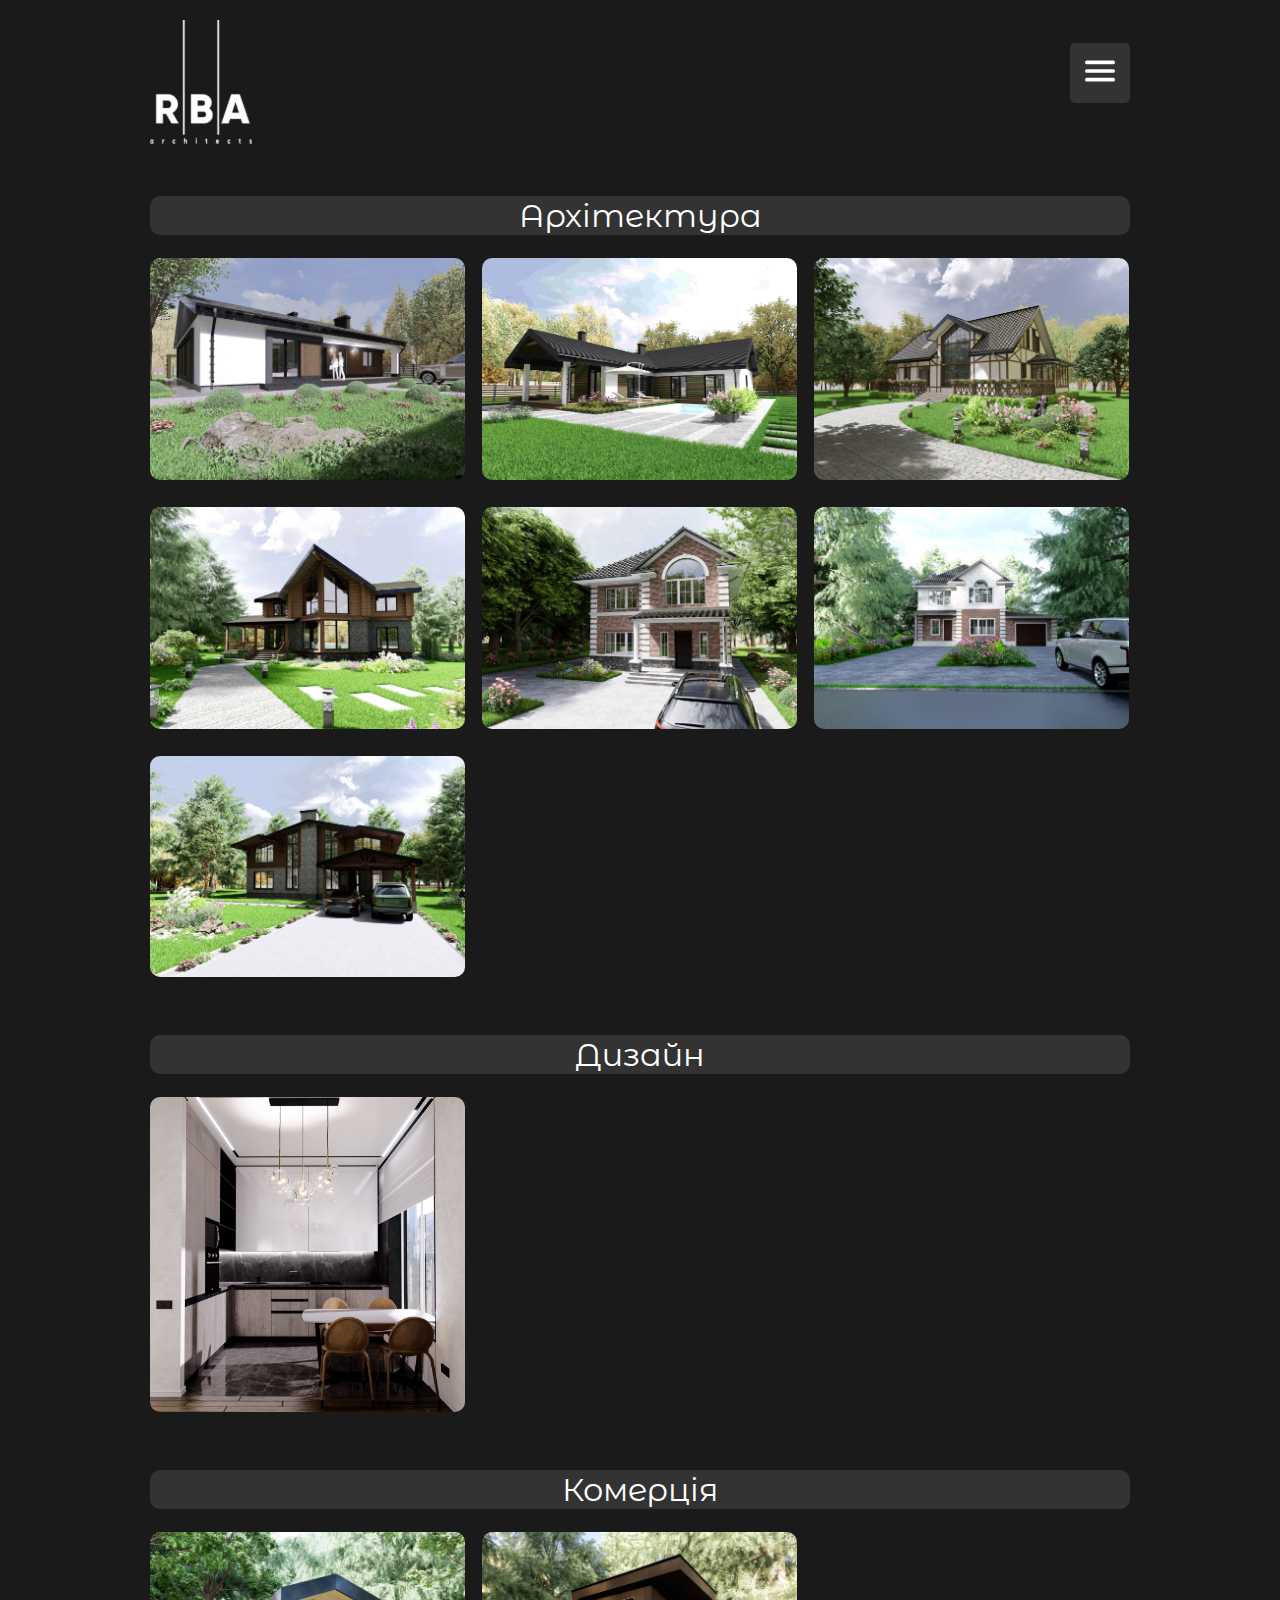
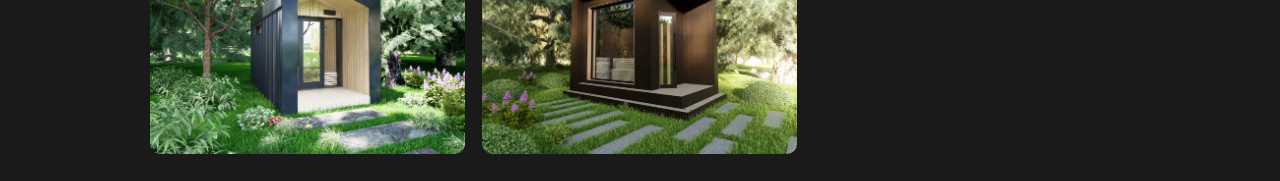
<file: projects/index.html>
<!DOCTYPE html>
<html lang="uk">
<head>
    <meta charset="UTF-8">
    <meta name="viewport" content="width=device-width, initial-scale=1.0">
    <title>RBA</title>
    <link rel="preconnect" href="https://fonts.googleapis.com">
    <link rel="preconnect" href="https://fonts.gstatic.com" crossorigin>
    <link href="https://fonts.googleapis.com/css2?family=Montserrat+Alternates:ital,wght@0,100;0,200;0,300;0,400;0,500;0,600;0,700;0,800;0,900;1,100;1,200;1,300;1,400;1,500;1,600;1,700;1,800;1,900&display=swap" rel="stylesheet">
    <link rel="icon" href="../images/header/logo.svg" type="logo">
    <link rel="stylesheet" href="../css/style.css">
</head>
<body>
    <div class="wrapper flex">
        <!-- nav -->
        <aside class="aside-background">
            <nav class="nav-fixed">
                <a class="aside-logo" href="../index.html">
                    <img class="logo-image" src="../images/header/logo.svg" alt="logo">
                </a>
                <ul class="nav-fixed-ul">
                    <li class="nav-li"><a class="nav-link" href="../projects/#architecture">Архітектура</a></li>
                    <li class="nav-li"><a class="nav-link" href="../projects/#design">Дизайн</a></li>
                    <li class="nav-li"><a class="nav-link" href="../projects/#commerce">Комерція</a></li>
                </ul>
                <ul class="nav-fixed-ul">
                    <li class="nav-li"><a class="nav-link contact-link" href="https://t.me/RBA_BOSS" target="_blank"><img src="../images/aside/telegram.svg" alt="telegram">0395608505</a></li>
                    <li class="nav-li contact-li"><img src="../images/aside/viber.svg" alt="viber"><span class="nav-link-contact-no-animation">0395608505</span></li>
                    <li class="nav-li"><a class="nav-link contact-link" href="https://www.facebook.com/profile.php?id=61567910008715&locale=uk_UA" target="_blank"><img src="../images/aside/facebook.svg" alt="facebook"><span class="nav-link">rba_architect</span></a></li>
                    <li class="nav-li"><a class="nav-link contact-link" href="https://www.instagram.com/rba_architect/profilecard/?igsh=cHprYnB4b2kxYzgw" target="_blank"><img src="../images/aside/instagram.svg" alt="instagram"><span class="nav-link">rba_architect</span></a></li>
                    <li class="nav-li"><a class="nav-link contact-link" href="mailto:rbarchitect000@gmail.com">rbarchitect000@gmail.com</a></li>
                </ul>
            </nav>
        </aside>
        <div>
            <!-- main -->
            <main class="main">
                <!-- header -->
                <header class="header">
                    <nav class="header-nav header-nav-flex">
                        <!-- header logo -->
                        <a class="header-logo" href="../">
                            <img class="logo-image" src="../images/header/logo.svg" alt="header logo">
                        </a>
                        <ul class="header-nav-ul">
                            <li class="header-nav-li"><a class="nav-link-favorite nav-link" href="../projects/">Проекти</a></li>
                            <li class="header-nav-li"><a class="nav-link" href="../#about">Про нас</a></li>
                            <li class="header-nav-li"><a class="nav-link" href="../services-and-prices/">Послуги та ціни</a></li>
                            <li class="header-nav-li"><a class="nav-link" href="../#contacts">Контакти</a></li>
                        </ul>
                        <!-- button sidebar -->
                        <button class="sidebar-button"  id="toggleSidebar">
                            <img class="sidebar-button-image" src="../images/header/nav-button.svg" alt="nav-button">
                        </button>
                    </nav>
                </header>
                <!-- section architecture -->
                <section class="section-architecture sections" id="architecture">
                    <div class="section-title-background"><h1 class="section-title">Архітектура</h1></div>
                    <div class="section-architecture-lines">
                        <div class="section-architecture-line">
                            <a class="section-architecture-photos-link" href="../products/house-1/"><img class="section-content-photos" src="../images/contents/architecture/house-1/Вхідна група.jpg" alt="house 1"></a>
                            <a class="section-architecture-photos-link" href="../products/house-2/"><img class="section-content-photos" src="../images/contents/architecture/house-2/HOUSE_2_SD_VZ_2024-09-01_6.jpg" alt="house 1"></a>
                            <a class="section-architecture-photos-link" href="../products/house-3/"><img class="section-content-photos" src="../images/contents/architecture/house-3/HOUSE_3_SD_VZ_2024-09-01_2.jpg" alt="house 3"></a>
                        </div>
                        <div class="section-architecture-line">
                            <a class="section-architecture-photos-link" href="../products/house-4/"><img class="section-content-photos" src="../images/contents/architecture/house-4/HOUSE_4_SD_VZ_2024-09-01_2.jpg" alt="house 4"></a>
                            <a class="section-architecture-photos-link" href="../products/house-5/"><img class="section-content-photos" src="../images/contents/architecture/house-5/HOUSE_5_SD_VZ_2024-09-01_5.jpg" alt="house 5"></a>
                            <a class="section-architecture-photos-link" href="../products/house-6/"><img class="section-content-photos" src="../images/contents/architecture/house-6/HOUSE_6_SD_VZ_2024-09-01_1.jpg" alt="house 6"></a>
                        </div>
                        <div class="section-architecture-line">
                            <a class="section-architecture-photos-link" href="../products/house-7/"><img class="section-content-photos" src="../images/contents/architecture/house-7/HOUSE_7_SD_VZ_2024-09-01_3.jpg" alt="house 7"></a>
                        </div>
                    </div>
                </section>
                <!-- section design -->
                <section class="section-design sections" id="design">
                    <div class="section-title-background"><h1 class="section-title">Дизайн</h1></div>
                    <div class="section-design-lines">
                        <div class="section-design-line">
                            <a class="section-design-photos-link" href="../products/design-1/"><img class="section-content-photos" src="../images/contents/design/design-1/1.jpg" alt="design 1"></a>
                        </div>
                    </div>
                </section>
                <!-- section commerce -->
                <section class="section-commerce sections" id="commerce">
                    <div class="section-title-background"><h1 class="section-title">Комерція</h1></div>
                    <div class="section-commerce-lines">
                        <div class="section-commerce-line">
                            <div class="section-commerce-line">
                                <a class="section-commerce-photos-link" href="../products/commerce-1/"><img class="section-content-photos" src="../images/contents/commerce/commerce-1/Image(1) (2).jpg" alt="house 1"></a>
                                <a class="section-commerce-photos-link" href="../products/commerce-2/"><img class="section-content-photos" src="../images/contents/commerce/commerce-2/Image(1).jpg" alt="house 1"></a>
                            </div>
                        </div>
                    </div>
                </section>
            </main>
        </div>
    </div>
    <!-- sidebar -->
    <div class="sidebar" id="sidebar">
        <ul class="sibebar-ul">
            <li class="sidebar-li"><a class="nav-link-favorite sidebar-link" href="../projects/index.html">Проекти</a></li>
            <li class="sidebar-li"><a class="sidebar-link" href="../services-and-prices/index.html">Послуги та ціни</a></li>
            <li class="sidebar-li"><a class="sidebar-link sidebar-contact-link" href="https://t.me/RBA_BOSS" target="_blank"><img src="../images/aside/telegram.svg" alt="telegram"><span>0395608505</span></a></li>
            <li class="sidebar-li contact-li"><img src="../images/aside/viber.svg" alt="viber"><span>0395608505</span></li>
            <li class="sidebar-li"><a class="sidebar-link sidebar-contact-link" href="https://www.facebook.com/profile.php?id=61567910008715&locale=uk_UA" target="_blank"><img src="../images/aside/facebook.svg" alt="facebook"><span>rba_architect</span></a></li>
            <li class="sidebar-li"><a class="sidebar-link sidebar-contact-link" href="https://www.instagram.com/rba_architect/profilecard/?igsh=cHprYnB4b2kxYzgw" target="_blank"><img src="../images/aside/instagram.svg" alt="instagram"><span>rba_architect</span></a></li>
            <li class="sidebar-li"><a class="sidebar-link sidebar-contact-link" href="mailto:rbarchitect000@gmail.com">rbarchitect000@gmail.com</a></li>
        </ul>
    </div>
    <!-- sidebar javascript -->
    <script src="../scripts/sidebar.js"></script>
</body>
</html>
</file>
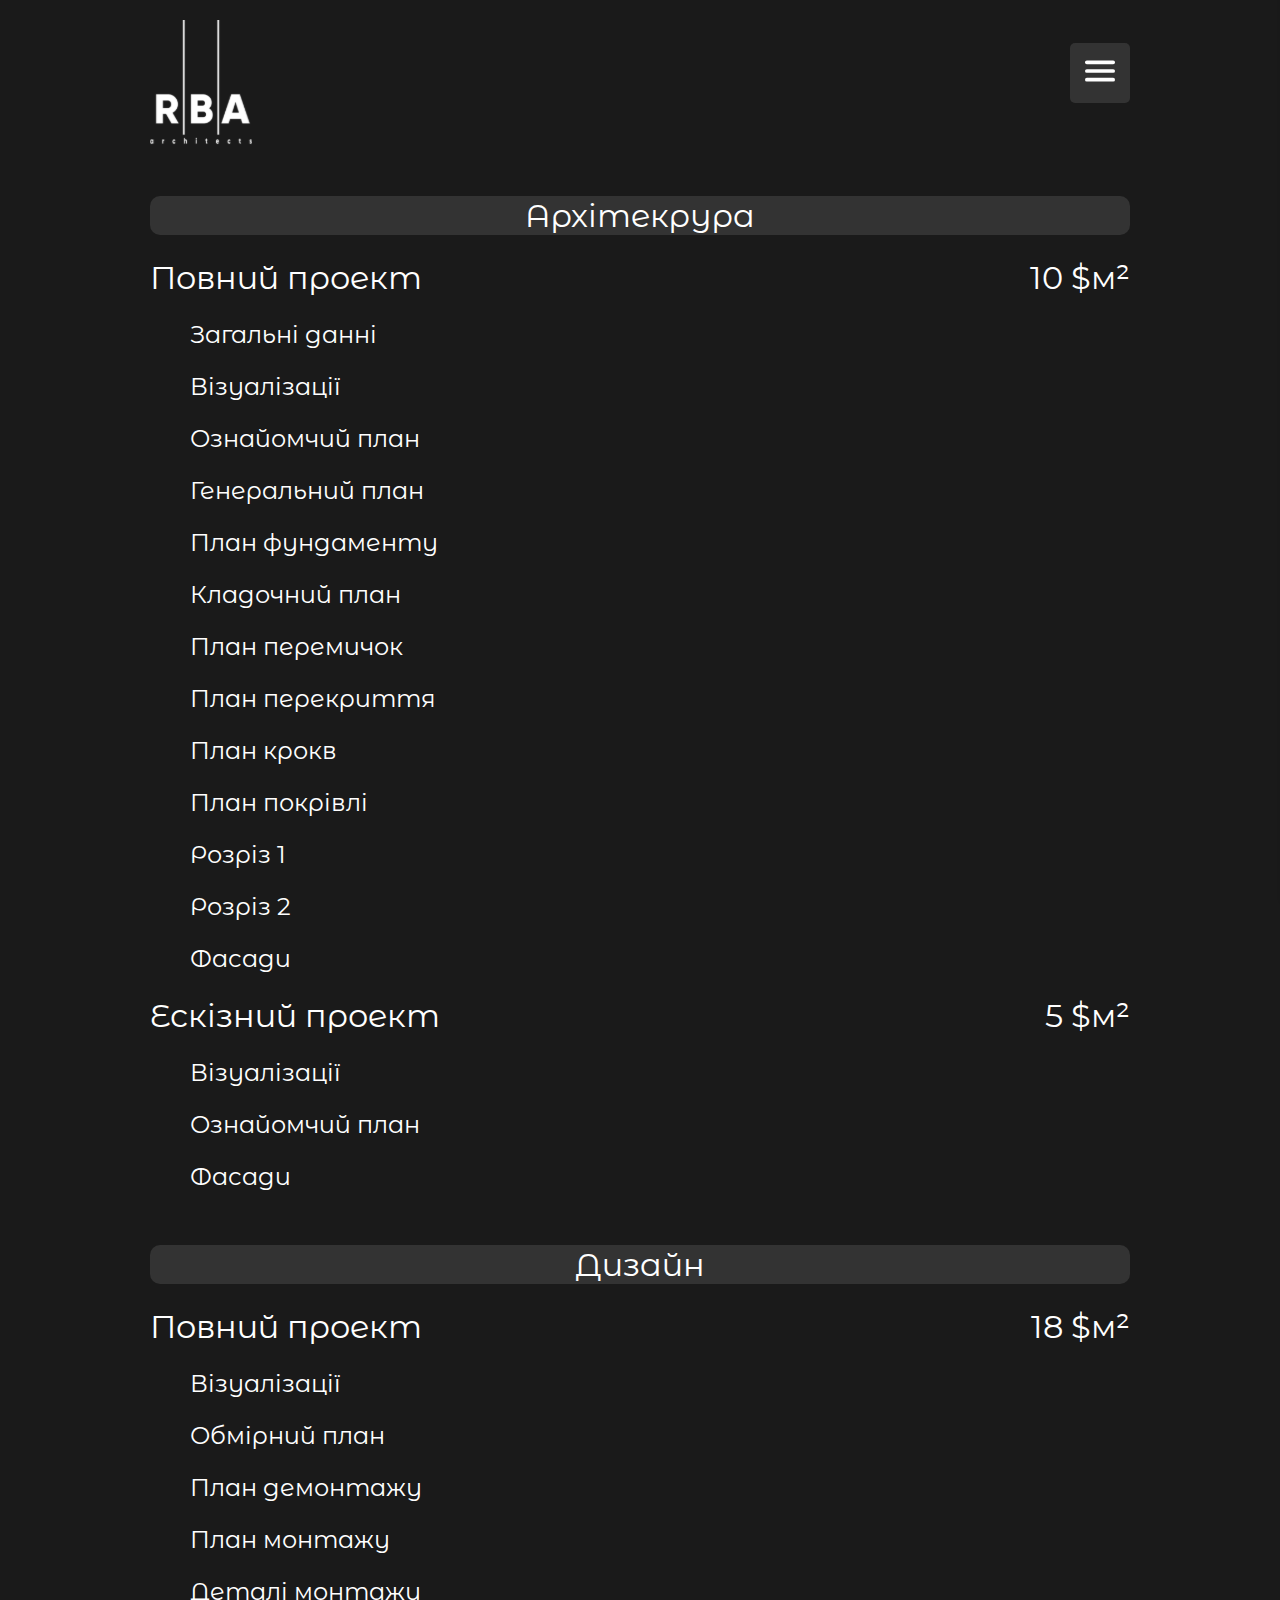
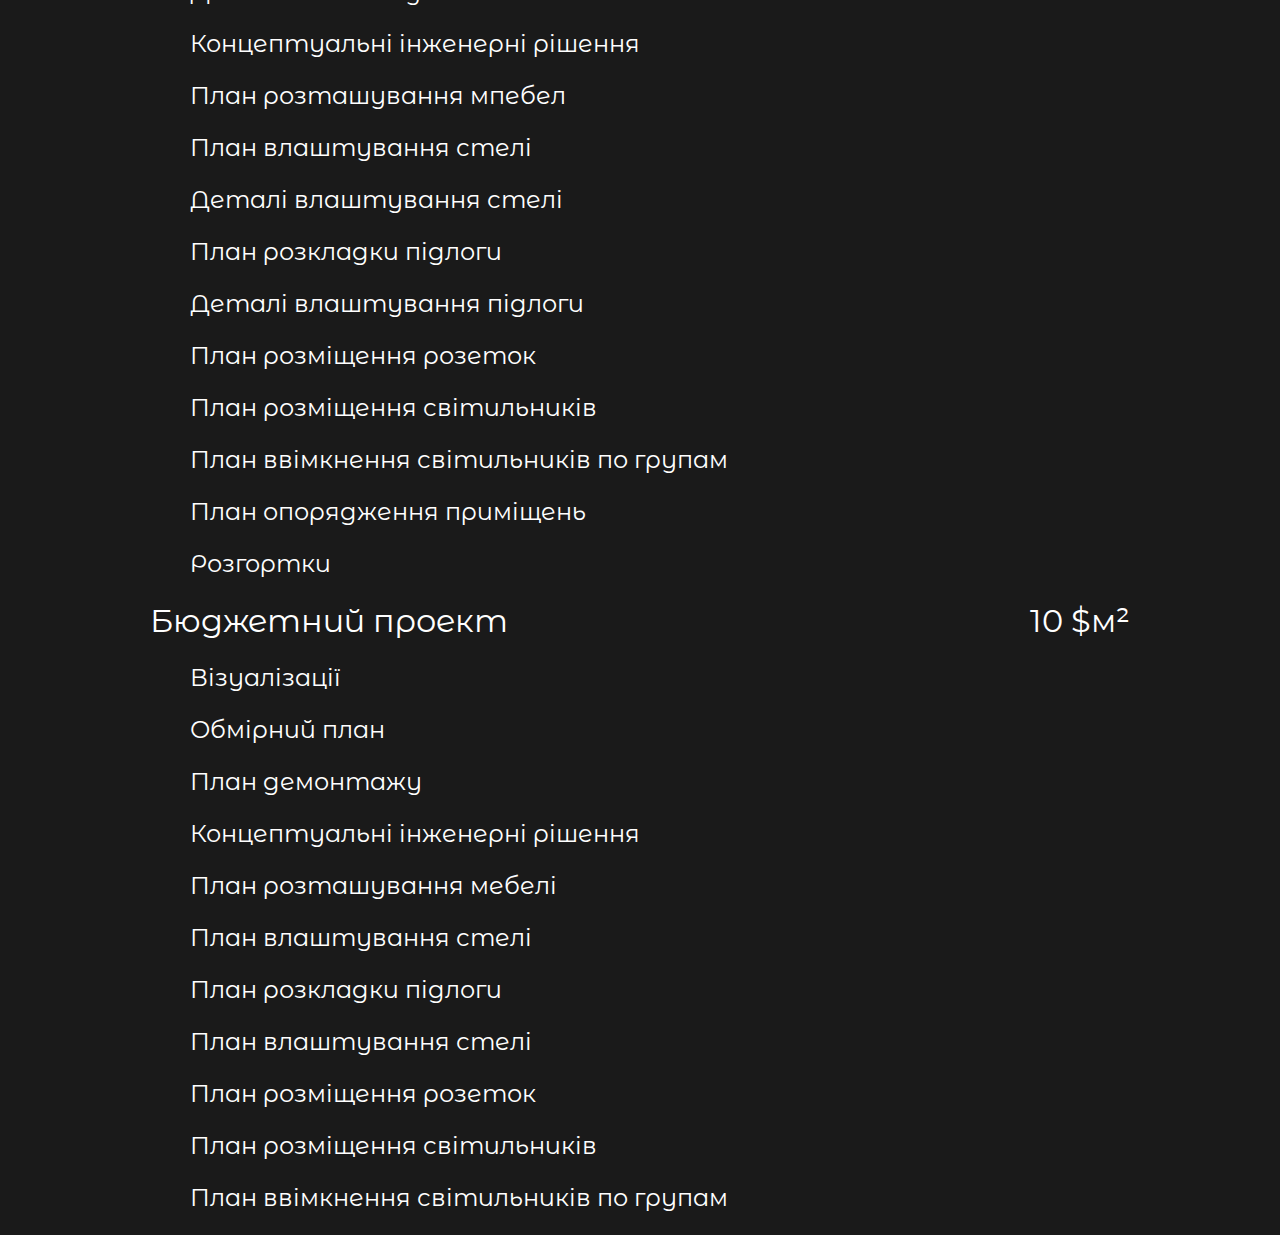
<file: services-and-prices/index.html>
<!DOCTYPE html>
<html lang="uk">
<head>
    <meta charset="UTF-8">
    <meta name="viewport" content="width=device-width, initial-scale=1.0">
    <title>RBA</title>
    <link rel="preconnect" href="https://fonts.googleapis.com">
    <link rel="preconnect" href="https://fonts.gstatic.com" crossorigin>
    <link href="https://fonts.googleapis.com/css2?family=Montserrat+Alternates:ital,wght@0,100;0,200;0,300;0,400;0,500;0,600;0,700;0,800;0,900;1,100;1,200;1,300;1,400;1,500;1,600;1,700;1,800;1,900&display=swap" rel="stylesheet">
    <link rel="icon" href="../images/header/logo.svg" type="logo">
    <link rel="stylesheet" href="../css/style.css">
</head>
<body>
    <div class="wrapper flex">
        <!-- nav -->
        <aside class="aside-background">
            <nav class="nav-fixed">
                <a class="aside-logo" href="../">
                    <img class="logo-image" src="../images/header/logo.svg" alt="logo">
                </a>    
                <ul class="nav-fixed-ul">
                    <li class="nav-li"><a class="nav-link" href="../projects/#architecture">Архітектура</a></li>
                    <li class="nav-li"><a class="nav-link" href="../projects/#design">Дизайн</a></li>
                    <li class="nav-li"><a class="nav-link" href="../projects/#commerce">Комерція</a></li>
                </ul>
                <ul class="nav-fixed-ul">
                    <li class="nav-li"><a class="nav-link contact-link" href="https://t.me/RBA_BOSS" target="_blank"><img src="../images/aside/telegram.svg" alt="telegram">0395608505</a></li>
                    <li class="nav-li contact-li"><img src="../images/aside/viber.svg" alt="viber"><span class="nav-link-contact-no-animation">0395608505</span></li>
                    <li class="nav-li"><a class="nav-link contact-link" href="https://www.facebook.com/profile.php?id=61567910008715&locale=uk_UA" target="_blank"><img src="../images/aside/facebook.svg" alt="facebook"><span class="nav-link">rba_architect</span></a></li>
                    <li class="nav-li"><a class="nav-link contact-link" href="https://www.instagram.com/rba_architect/profilecard/?igsh=cHprYnB4b2kxYzgw" target="_blank"><img src="../images/aside/instagram.svg" alt="instagram"><span class="nav-link">rba_architect</span></a></li>
                    <li class="nav-li"><a class="nav-link contact-link" href="mailto:rbarchitect000@gmail.com">rbarchitect000@gmail.com</a></li>
                </ul>
            </nav>
        </aside>
        <!-- main -->
        <main class="main">
            <!-- header -->
            <header class="header">
                <nav class="header-nav header-nav-flex">
                    <!-- header logo -->
                    <a class="header-logo" href="../">
                        <img class="logo-image" src="../images/header/logo.svg" alt="header logo">
                    </a>
                    <ul class="header-nav-ul">
                        <li class="header-nav-li"><a class="nav-link" href="../projects/">Проекти</a></li>
                        <li class="header-nav-li"><a class="nav-link" href="../#about">Про нас</a></li>
                        <li class="header-nav-li"><a class="nav-link-favorite nav-link" href="">Послуги та ціни</a></li>
                        <li class="header-nav-li"><a class="nav-link" href="../#contacts">Контакти</a></li>
                    </ul>
                    <!-- button sidebar -->
                    <button class="sidebar-button"  id="toggleSidebar">
                        <img class="sidebar-button-image" src="../images/header/nav-button.svg" alt="nav-button">
                    </button>
                </nav>
            </header>
            <!-- section architecture -->
            <section class="section-architecture sections">
                <div class="section-title-background"><h1 class="section-title">Архітекрура</h1></div>
                <div class="section-architecture-lines">
                    <div class="section-architecture-flex flex">
                        <h2 class="section-architecture-subtitle">Повний проект</h2>
                        <h2 class="section-architecture-price">10 $м²</h2>
                    </div>
                    <div>
                        <ol>
                            <li class="section-architecture-text-li">Загальні данні</li>
                            <li class="section-architecture-text-li">Візуалізації</li>
                            <li class="section-architecture-text-li">Ознайомчий план</li>
                            <li class="section-architecture-text-li">Генеральний план</li>
                            <li class="section-architecture-text-li">План фундаменту</li>
                            <li class="section-architecture-text-li">Кладочний план</li>
                            <li class="section-architecture-text-li">План перемичок</li>
                            <li class="section-architecture-text-li">План перекриття</li>
                            <li class="section-architecture-text-li">План крокв</li>
                            <li class="section-architecture-text-li">План покрівлі</li>
                            <li class="section-architecture-text-li">Розріз 1</li>
                            <li class="section-architecture-text-li">Розріз 2</li>
                            <li class="section-architecture-text-li">Фасади</li>
                        </ol>
                    </div>
                </div>
                <div class="section-architecture-lines">
                    <div class="section-architecture-flex flex">
                        <h2 class="section-architecture-subtitle">Ескізний проект</h2>
                        <h2 class="section-architecture-price">5 $м²</h2>
                    </div>
                    <div>
                        <ol>
                            <li class="section-architecture-text-li">Візуалізації</li>
                            <li class="section-architecture-text-li">Ознайомчий план</li>
                            <li class="section-architecture-text-li">Фасади</li>
                        </ol>
                    </div>
                </div>
            </section>
            <!-- section design -->
            <section class="section-design sections">
                <div class="section-title-background"><h1 class="section-title">Дизайн</h1></div>
                <div class="section-design-lines">
                    <div class="section-design-flex flex">
                        <h2 class="section-design-subtitle">Повний проект</h2>
                        <h2 class="section-design-price">18 $м²</h2>
                    </div>
                    <ol>
                        <li class="sectoin-design-text-li">Візуалізації</li>
                        <li class="sectoin-design-text-li">Обмірний план</li>
                        <li class="sectoin-design-text-li">План демонтажу</li>
                        <li class="sectoin-design-text-li">План монтажу</li>
                        <li class="sectoin-design-text-li">Деталі монтажу</li>
                        <li class="sectoin-design-text-li">Концептуальні інженерні рішення</li>
                        <li class="sectoin-design-text-li">План розташування мпебел</li>
                        <li class="sectoin-design-text-li">План влаштування стелі</li>
                        <li class="sectoin-design-text-li">Деталі влаштування стелі</li>
                        <li class="sectoin-design-text-li">План розкладки підлоги</li>
                        <li class="sectoin-design-text-li">Деталі влаштування підлоги</li>
                        <li class="sectoin-design-text-li">План розміщення розеток</li>
                        <li class="sectoin-design-text-li">План розміщення світильників</li>
                        <li class="sectoin-design-text-li">План ввімкнення світильників по групам</li>
                        <li class="sectoin-design-text-li">План опорядження приміщень</li>
                        <li class="sectoin-design-text-li">Розгортки</li>
                    </ol>
                </div>
                <div class="section-design-padding-bottom section-design-lines">
                    <div class="section-design-flex flex">
                        <h2 class="section-design-subtitle">Бюджетний проект</h2>
                        <h2 class="section-design-price">10 $м²</h2>
                    </div>
                    <ol>
                        <li class="sectoin-design-text-li">Візуалізації</li>
                        <li class="sectoin-design-text-li">Обмірний план</li>
                        <li class="sectoin-design-text-li">План демонтажу</li>
                        <li class="sectoin-design-text-li">Концептуальні інженерні рішення</li>
                        <li class="sectoin-design-text-li">План розташування мебелі</li>
                        <li class="sectoin-design-text-li">План влаштування стелі</li>
                        <li class="sectoin-design-text-li">План розкладки підлоги</li>
                        <li class="sectoin-design-text-li">План влаштування стелі</li>
                        <li class="sectoin-design-text-li">План розміщення розеток</li>
                        <li class="sectoin-design-text-li">План розміщення світильників</li>
                        <li class="sectoin-design-text-li">План ввімкнення світильників по групам</li>
                    </ol>
                </div>
            </section>
        </main>
    </div>
    <!-- sidebar -->
    <div class="sidebar" id="sidebar">
        <ul class="sibebar-ul">
            <li class="sidebar-li"><a class="sidebar-link" href="../projects/">Проекти</a></li>
            <li class="sidebar-li"><a class="nav-link-favorite sidebar-link" href="../services-and-prices/">Послуги та ціни</a></li>
            <li class="sidebar-li"><a class="sidebar-link sidebar-contact-link" href="https://t.me/RBA_BOSS" target="_blank"><img src="../images/aside/telegram.svg" alt="telegram"><span>0395608505</span></a></li>
            <li class="sidebar-li contact-li"><img src="../images/aside/viber.svg" alt="viber"><span>0395608505</span></li>
            <li class="sidebar-li"><a class="sidebar-link sidebar-contact-link" href="https://www.facebook.com/profile.php?id=61567910008715&locale=uk_UA" target="_blank"><img src="../images/aside/facebook.svg" alt="facebook"><span>rba_architect</span></a></li>
            <li class="sidebar-li"><a class="sidebar-link sidebar-contact-link" href="https://www.instagram.com/rba_architect/profilecard/?igsh=cHprYnB4b2kxYzgw" target="_blank"><img src="../images/aside/instagram.svg" alt="instagram"><span>rba_architect</span></a></li>
            <li class="sidebar-li"><a class="sidebar-link sidebar-contact-link" href="mailto:rbarchitect000@gmail.com">rbarchitect000@gmail.com</a></li>
        </ul>
    </div>
    <!-- sidebar javascript -->
    <script src="../scripts/sidebar.js"></script>
</body>
</html>
</file>
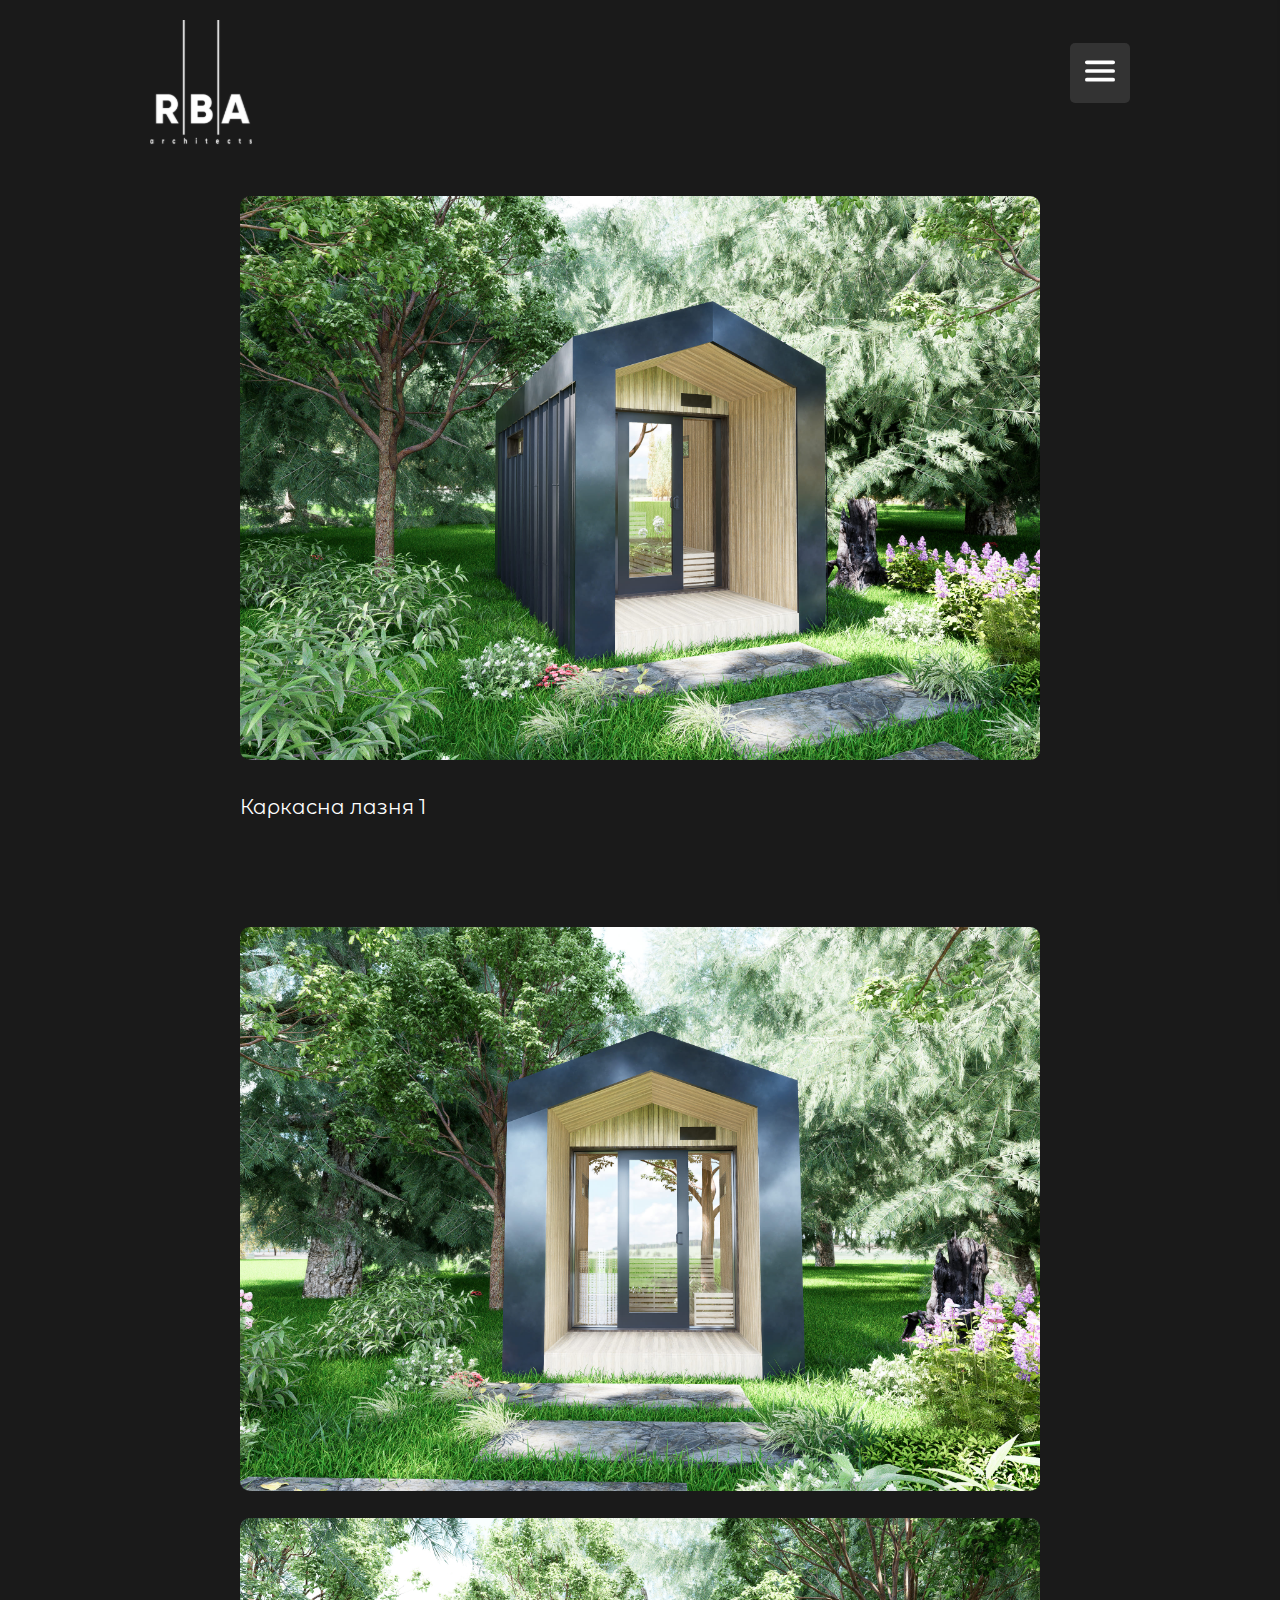
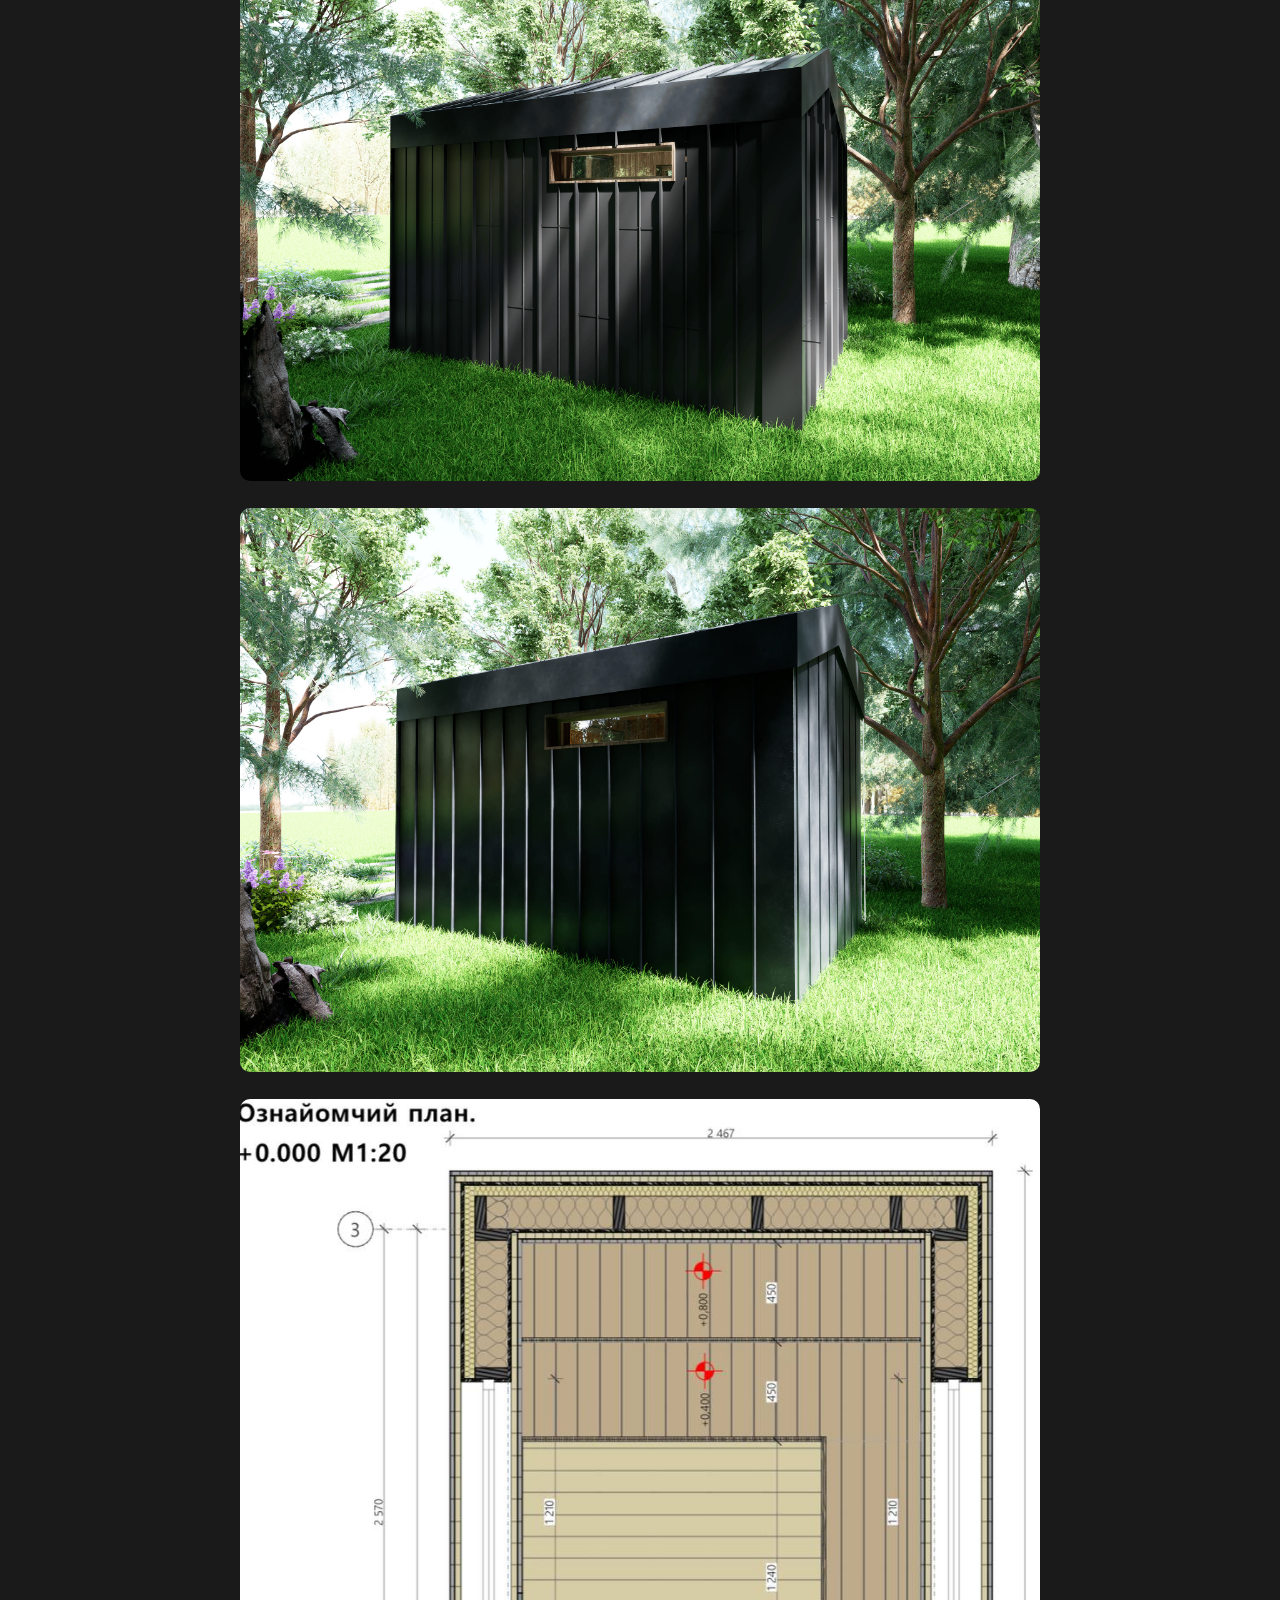
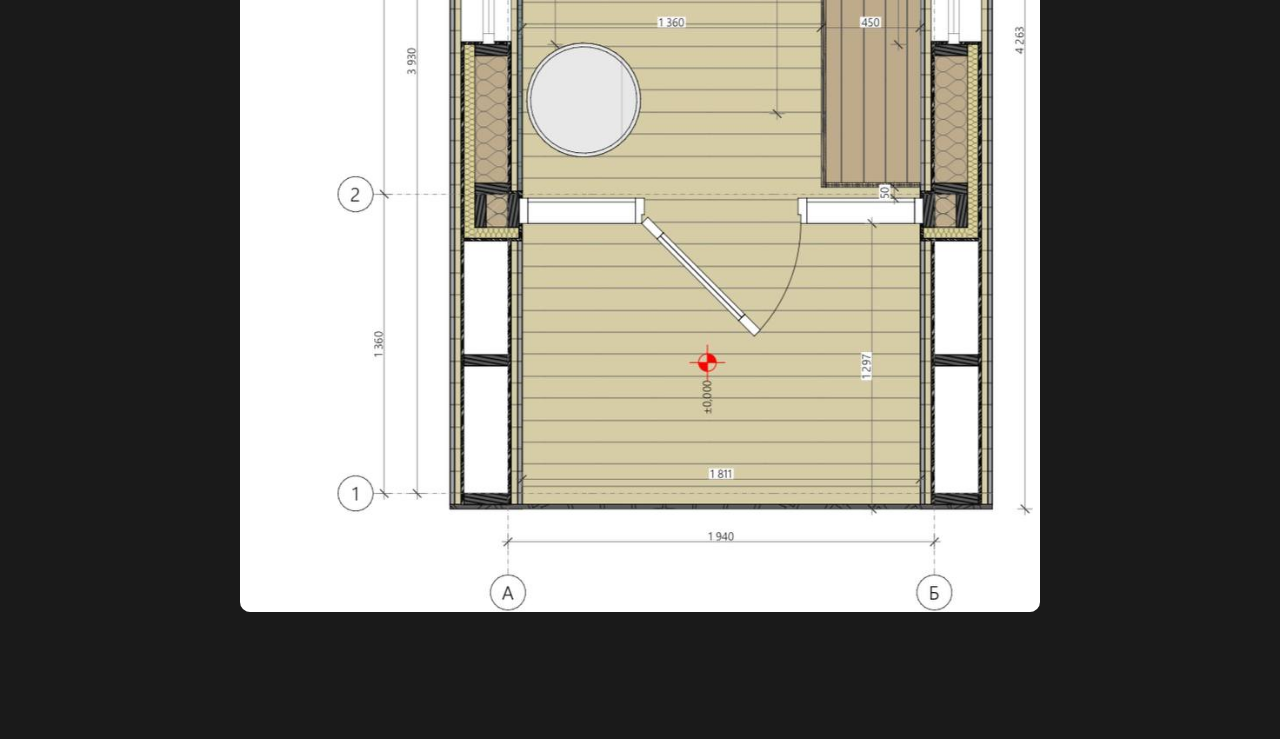
<file: products/commerce-1/index.html>
<!DOCTYPE html>
<html lang="en">
<head>
    <meta charset="UTF-8">
    <meta name="viewport" content="width=device-width, initial-scale=1.0">
    <title>RBA</title>
    <link rel="preconnect" href="https://fonts.googleapis.com">
    <link rel="preconnect" href="https://fonts.gstatic.com" crossorigin>
    <link href="https://fonts.googleapis.com/css2?family=Montserrat+Alternates:ital,wght@0,100;0,200;0,300;0,400;0,500;0,600;0,700;0,800;0,900;1,100;1,200;1,300;1,400;1,500;1,600;1,700;1,800;1,900&display=swap" rel="stylesheet">
    <link rel="icon" href="../../images/header/logo.svg" type="logo">
    <link rel="stylesheet" href="../../css/style.css">
</head>
<body>
    <div class="wrapper flex">
        <!-- nav -->
        <aside class="aside-background">
            <nav class="nav-fixed">
                <a class="aside-logo" href="../../">
                    <img class="logo-image" src="../../images/header/logo.svg" alt="logo">
                </a>
                <ul class="nav-fixed-ul">
                    <li class="nav-li"><a class="nav-link" href="../../projects/#architecture">Архітектура</a></li>
                    <li class="nav-li"><a class="nav-link" href="../../projects/#design">Дизайн</a></li>
                    <li class="nav-li"><a class="nav-link" href="../../projects/#commerce">Комерція</a></li>
                </ul>
                <ul class="nav-fixed-ul">
                    <li class="nav-li"><a class="nav-link contact-link" href="https://t.me/RBA_BOSS" target="_blank"><img src="../../images/aside/telegram.svg" alt="telegram">+38 (096) 792-95-36</a></li>
                    <li class="nav-li contact-li"><img src="../../images/aside/viber.svg" alt="viber"><span class="nav-link-contact-no-animation">+38 (096) 792-95-36</span></li>
                    <li class="nav-li"><a class="nav-link contact-link" href="https://www.facebook.com/profile.php?id=61567910008715&locale=uk_UA" target="_blank"><img src="../../images/aside/facebook.svg" alt="facebook"><span class="nav-link">rba_architect</span></a></li>
                    <li class="nav-li"><a class="nav-link contact-link" href="https://www.instagram.com/rba_architect/profilecard/?igsh=cHprYnB4b2kxYzgw" target="_blank"><img src="../../images/aside/instagram.svg" alt="instagram"><span class="nav-link">rba_architect</span></a></li>
                    <li class="nav-li"><a class="nav-link contact-link" href="mailto:rbarchitect000@gmail.com">rbarchitect000@gmail.com</a></li>
                </ul>
            </nav>
        </aside>
        <div>
            <!-- main -->
            <main class="main">
                <!-- header -->
                <header class="header">
                    <nav class="header-nav header-nav-flex">
                        <!-- header logo -->
                        <a class="header-logo" href="../../">
                            <img class="logo-image" src="../../images/header/logo.svg" alt="header logo">
                        </a>
                        <ul class="header-nav-ul">
                            <li class="header-nav-li"><a class="nav-link-favorite nav-link" href="../../projects/">Проекти</a></li>
                            <li class="header-nav-li"><a class="nav-link" href="../../#about">Про нас</a></li>
                            <li class="header-nav-li"><a class="nav-link" href="../../services-and-prices/">Послуги та ціни</a></li>
                            <li class="header-nav-li"><a class="nav-link" href="../../#contacts">Контакти</a></li>
                        </ul>
                        <!-- button sidebar -->
                        <button class="sidebar-button"  id="toggleSidebar">
                            <img class="sidebar-button-image" src="../../images/header/nav-button.svg" alt="nav-button">
                        </button>
                    </nav>
                </header>
                <!-- section image about -->
                <section class="section-about sections">
                    <img class="section-about-image" src="../../images/contents/commerce/commerce-1/Image(1) (2).jpg" alt="image main">
                    <div class="seciton-about-texts">
                        <p class="section-about-text-p">Каркасна лазня 1</p>
                    </div>
                </section>
                <!-- section images -->
                <section class="sections">
                    <div class="section-images">
                        <img class="section-image" src="../../images/contents/commerce/commerce-1/Image(2) (2).jpg" alt="image 2">
                        <img class="section-image" src="../../images/contents/commerce/commerce-1/Image(3) (2).jpg" alt="image 3">
                        <img class="section-image" src="../../images/contents/commerce/commerce-1/3.jpg" alt="image 4">
                        <img class="section-image" src="../../images/contents/commerce/commerce-1/image.jpg" alt="image 5">
                    </div>
                </section>
            </main>
        </div>
    </div>
    <!-- sidebar -->
    <div class="sidebar" id="sidebar">
        <ul class="sibebar-ul">
            <li class="sidebar-li"><a class="nav-link-favorite sidebar-link" href="../../projects/">Проекти</a></li>
            <li class="sidebar-li"><a class="sidebar-link" href="../../services-and-prices/">Послуги та ціни</a></li>
            <li class="sidebar-li"><a class="sidebar-link sidebar-contact-link" href="https://t.me/RBA_BOSS" target="_blank"><img src="../../images/aside/telegram.svg" alt="telegram"><span>+38 (096) 792-95-36</span></a></li>
            <li class="sidebar-li contact-li"><img src="../../images/aside/viber.svg" alt="viber"><span>+38 (096) 792-95-36</span></li>
            <li class="sidebar-li"><a class="sidebar-link sidebar-contact-link" href="https://www.facebook.com/profile.php?id=61567910008715&locale=uk_UA" target="_blank"><img src="../../images/aside/facebook.svg" alt="facebook"><span>rba_architect</span></a></li>
            <li class="sidebar-li"><a class="sidebar-link sidebar-contact-link" href="https://www.instagram.com/rba_architect/profilecard/?igsh=cHprYnB4b2kxYzgw" target="_blank"><img src="../../images/aside/instagram.svg" alt="instagram"><span>rba_architect</span></a></li>
            <li class="sidebar-li"><a class="sidebar-link sidebar-contact-link" href="mailto:rbarchitect000@gmail.com">rbarchitect000@gmail.com</a></li>
        </ul>
    </div>
    <!-- sidebar javascript -->
    <script src="../../scripts/sidebar.js"></script>
</body>
</html>
</file>
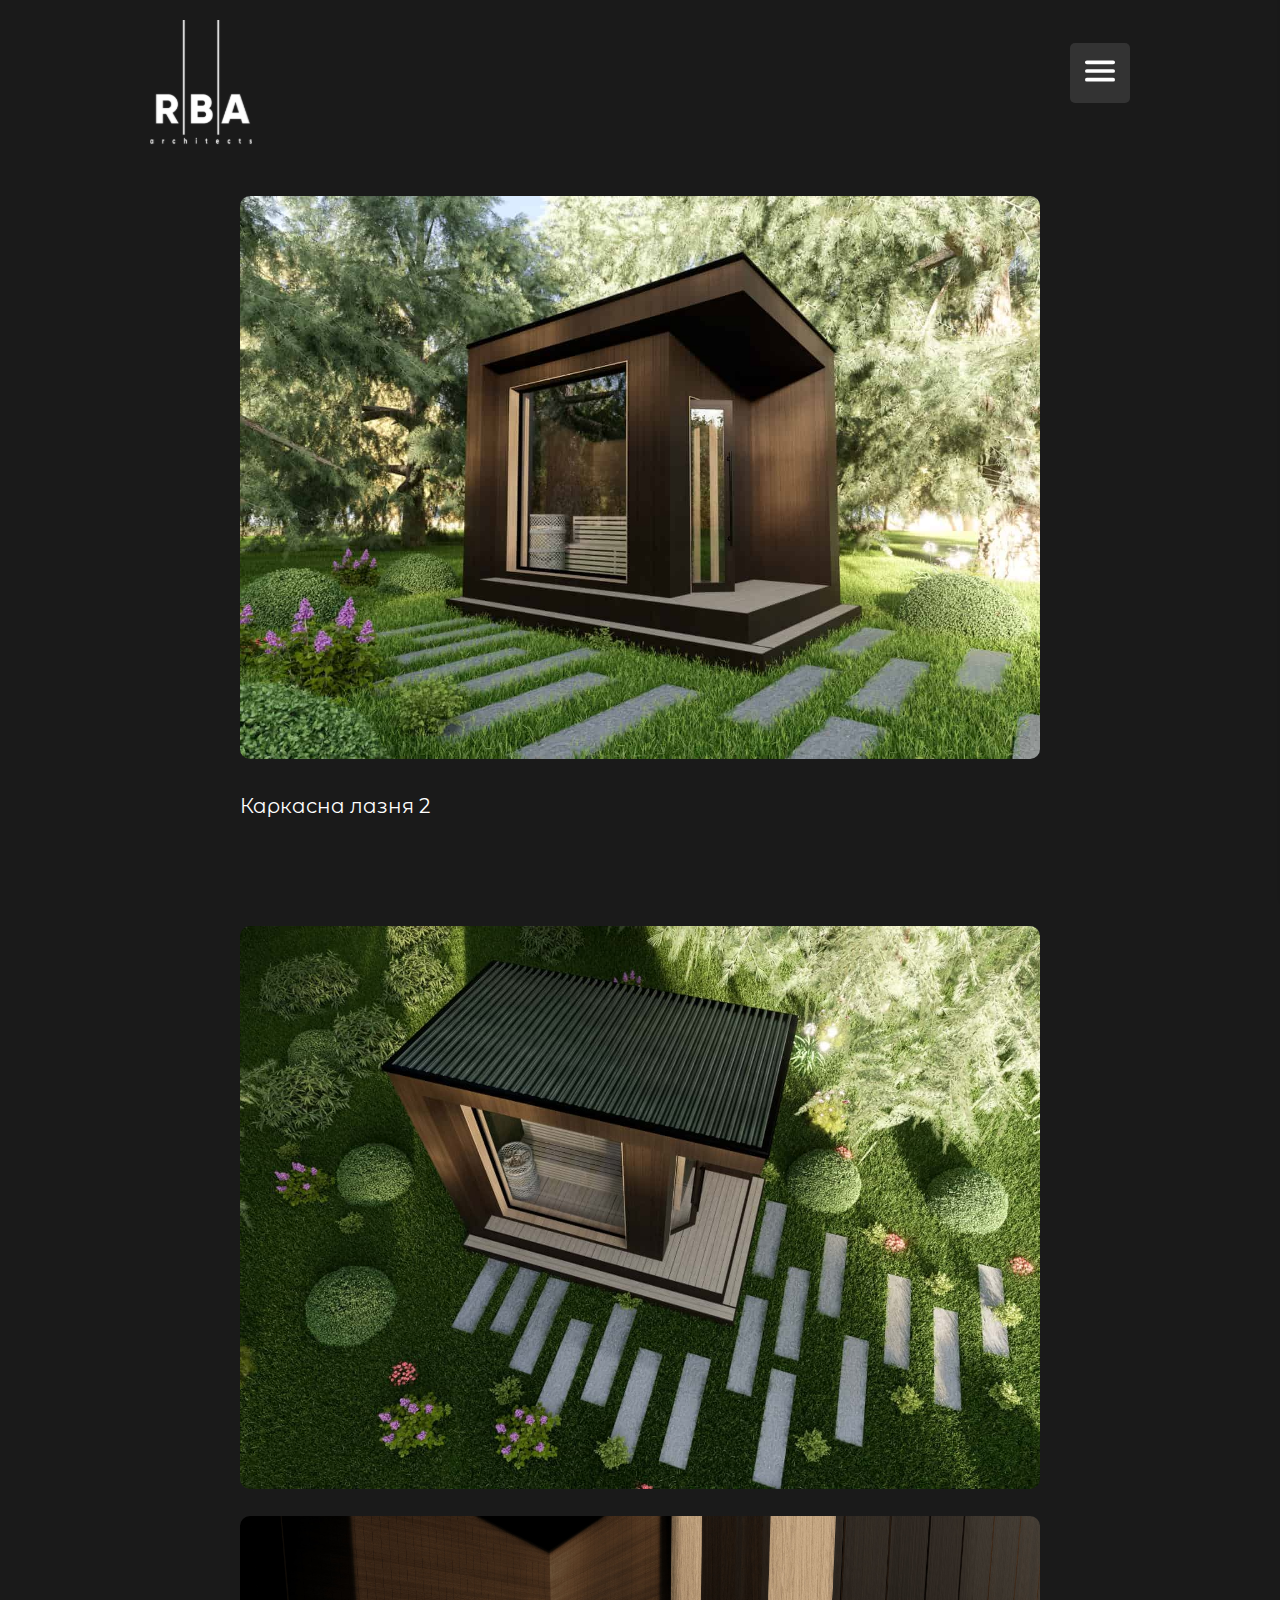
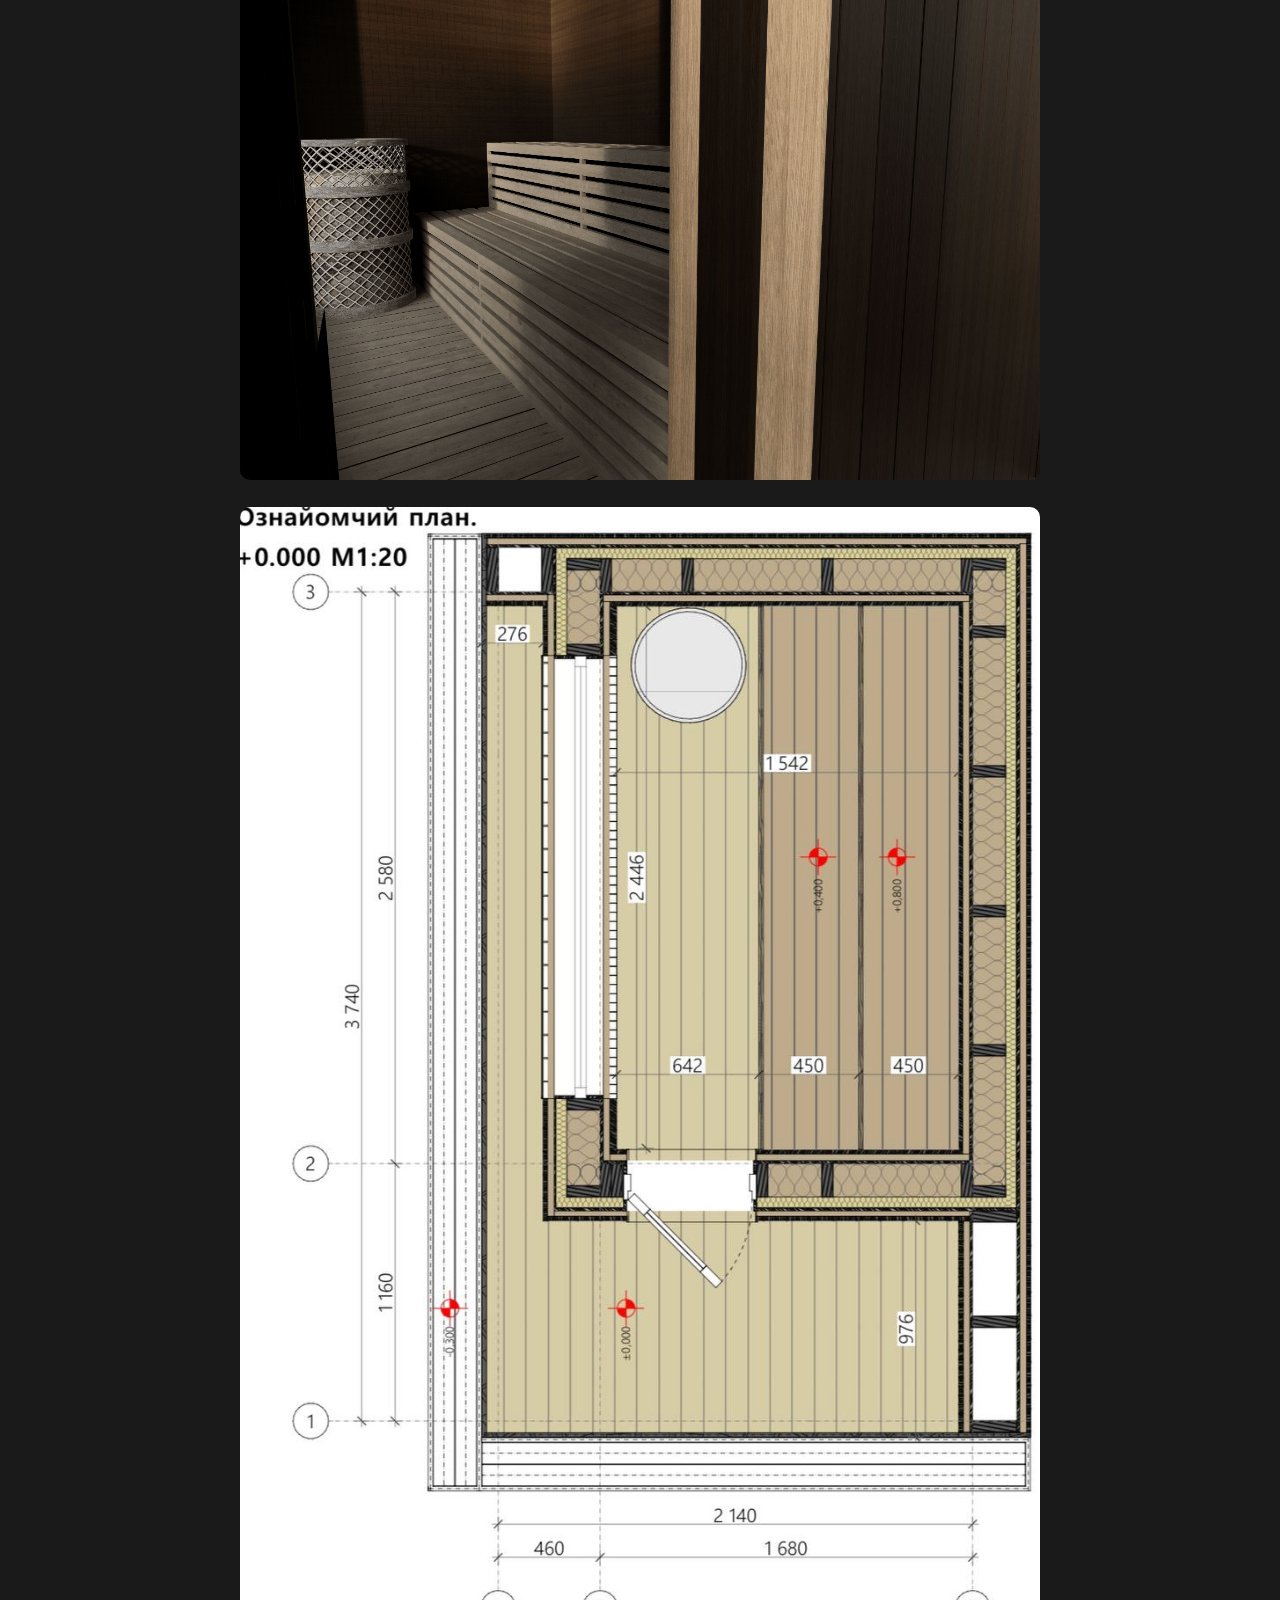
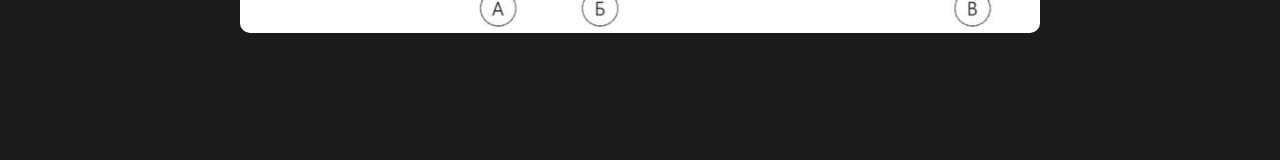
<file: products/commerce-2/index.html>
<!DOCTYPE html>
<html lang="en">
<head>
    <meta charset="UTF-8">
    <meta name="viewport" content="width=device-width, initial-scale=1.0">
    <title>RBA</title>
    <link rel="preconnect" href="https://fonts.googleapis.com">
    <link rel="preconnect" href="https://fonts.gstatic.com" crossorigin>
    <link href="https://fonts.googleapis.com/css2?family=Montserrat+Alternates:ital,wght@0,100;0,200;0,300;0,400;0,500;0,600;0,700;0,800;0,900;1,100;1,200;1,300;1,400;1,500;1,600;1,700;1,800;1,900&display=swap" rel="stylesheet">
    <link rel="icon" href="../../images/header/logo.svg" type="logo">
    <link rel="stylesheet" href="../../css/style.css">
</head>
<body>
    <div class="wrapper flex">
        <!-- nav -->
        <aside class="aside-background">
            <nav class="nav-fixed">
                <a class="aside-logo" href="../../">
                    <img class="logo-image" src="../../images/header/logo.svg" alt="logo">
                </a>
                <ul class="nav-fixed-ul">
                    <li class="nav-li"><a class="nav-link" href="../../projects/#architecture">Архітектура</a></li>
                    <li class="nav-li"><a class="nav-link" href="../../projects/#design">Дизайн</a></li>
                    <li class="nav-li"><a class="nav-link" href="../../projects/#commerce">Комерція</a></li>
                </ul>
                <ul class="nav-fixed-ul">
                    <li class="nav-li"><a class="nav-link contact-link" href="https://t.me/RBA_BOSS" target="_blank"><img src="../../images/aside/telegram.svg" alt="telegram">+38 (096) 792-95-36</a></li>
                    <li class="nav-li contact-li"><img src="../../images/aside/viber.svg" alt="viber"><span class="nav-link-contact-no-animation">+38 (096) 792-95-36</span></li>
                    <li class="nav-li"><a class="nav-link contact-link" href="https://www.facebook.com/profile.php?id=61567910008715&locale=uk_UA" target="_blank"><img src="../../images/aside/facebook.svg" alt="facebook"><span class="nav-link">rba_architect</span></a></li>
                    <li class="nav-li"><a class="nav-link contact-link" href="https://www.instagram.com/rba_architect/profilecard/?igsh=cHprYnB4b2kxYzgw" target="_blank"><img src="../../images/aside/instagram.svg" alt="instagram"><span class="nav-link">rba_architect</span></a></li>
                    <li class="nav-li"><a class="nav-link contact-link" href="mailto:rbarchitect000@gmail.com">rbarchitect000@gmail.com</a></li>
                </ul>
            </nav>
        </aside>
        <div>
            <!-- main -->
            <main class="main">
                <!-- header -->
                <header class="header">
                    <nav class="header-nav header-nav-flex">
                        <!-- header logo -->
                        <a class="header-logo" href="../../">
                            <img class="logo-image" src="../../images/header/logo.svg" alt="header logo">
                        </a>
                        <ul class="header-nav-ul">
                            <li class="header-nav-li"><a class="nav-link-favorite nav-link" href="../../projects/">Проекти</a></li>
                            <li class="header-nav-li"><a class="nav-link" href="../../#about">Про нас</a></li>
                            <li class="header-nav-li"><a class="nav-link" href="../../services-and-prices/">Послуги та ціни</a></li>
                            <li class="header-nav-li"><a class="nav-link" href="../../#contacts">Контакти</a></li>
                        </ul>
                        <!-- button sidebar -->
                        <button class="sidebar-button"  id="toggleSidebar">
                            <img class="sidebar-button-image" src="../../images/header/nav-button.svg" alt="nav-button">
                        </button>
                    </nav>
                </header>
                <!-- section image about -->
                <section class="section-about sections">
                    <img class="section-about-image" src="../../images/contents/commerce/commerce-2/Image(1).jpg" alt="image main">
                    <div class="seciton-about-texts">
                        <p class="section-about-text-p">Каркасна лазня 2</p>
                    </div>
                </section>
                <!-- section images -->
                <section class="sections">
                    <div class="section-images">
                        <img class="section-image" src="../../images/contents/commerce/commerce-2/Image(2).jpg" alt="image 2">
                        <img class="section-image" src="../../images/contents/commerce/commerce-2/Image(3).jpg" alt="image 3">
                        <img class="section-image" src="../../images/contents/commerce/commerce-2/image.jpg" alt="image 4">
                    </div>
                </section>
            </main>
        </div>
    </div>
    <!-- sidebar -->
    <div class="sidebar" id="sidebar">
        <ul class="sibebar-ul">
            <li class="sidebar-li"><a class="nav-link-favorite sidebar-link" href="../../projects/">Проекти</a></li>
            <li class="sidebar-li"><a class="sidebar-link" href="../../services-and-prices/">Послуги та ціни</a></li>
            <li class="sidebar-li"><a class="sidebar-link sidebar-contact-link" href="https://t.me/RBA_BOSS" target="_blank"><img src="../../images/aside/telegram.svg" alt="telegram"><span>+38 (096) 792-95-36</span></a></li>
            <li class="sidebar-li contact-li"><img src="../../images/aside/viber.svg" alt="viber"><span>+38 (096) 792-95-36</span></li>
            <li class="sidebar-li"><a class="sidebar-link sidebar-contact-link" href="https://www.facebook.com/profile.php?id=61567910008715&locale=uk_UA" target="_blank"><img src="../../images/aside/facebook.svg" alt="facebook"><span>rba_architect</span></a></li>
            <li class="sidebar-li"><a class="sidebar-link sidebar-contact-link" href="https://www.instagram.com/rba_architect/profilecard/?igsh=cHprYnB4b2kxYzgw" target="_blank"><img src="../../images/aside/instagram.svg" alt="instagram"><span>rba_architect</span></a></li>
            <li class="sidebar-li"><a class="sidebar-link sidebar-contact-link" href="mailto:rbarchitect000@gmail.com">rbarchitect000@gmail.com</a></li>
        </ul>
    </div>
    <!-- sidebar javascript -->
    <script src="../../scripts/sidebar.js"></script>
</body>
</html>
</file>
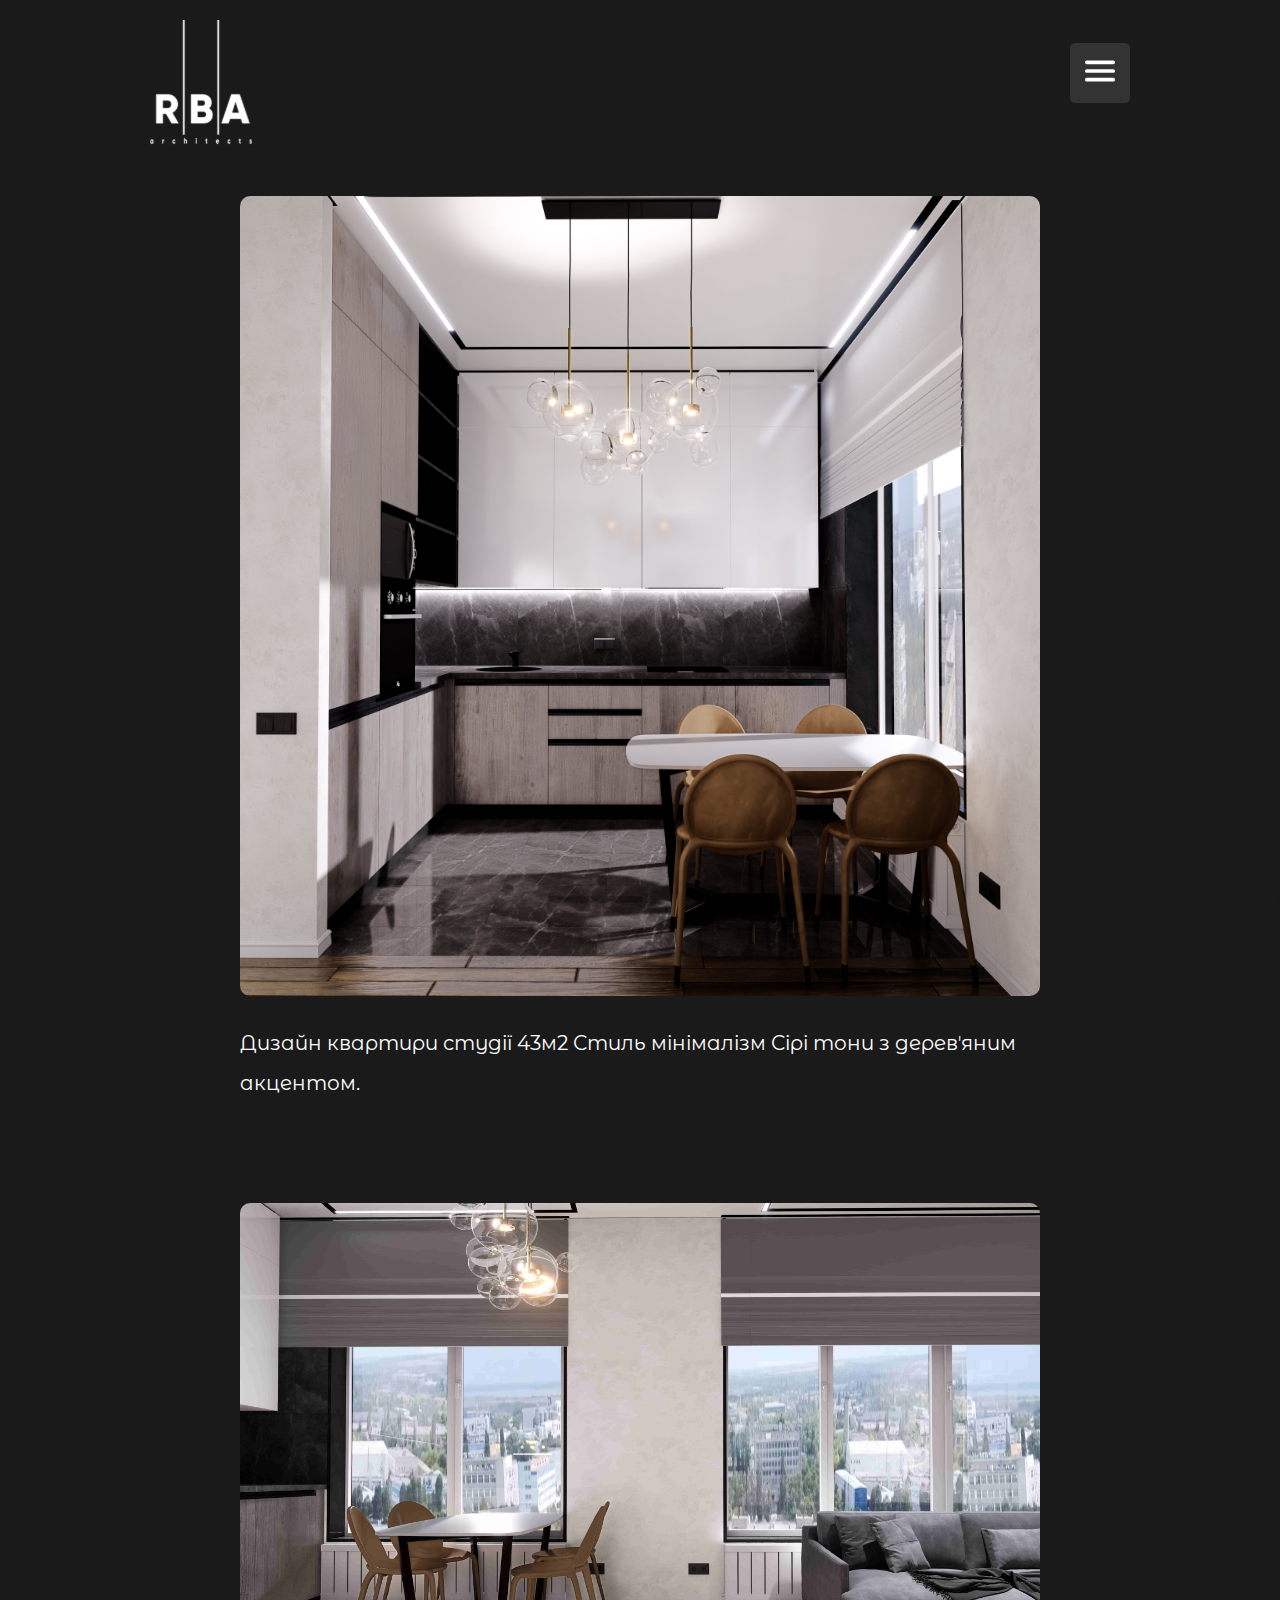
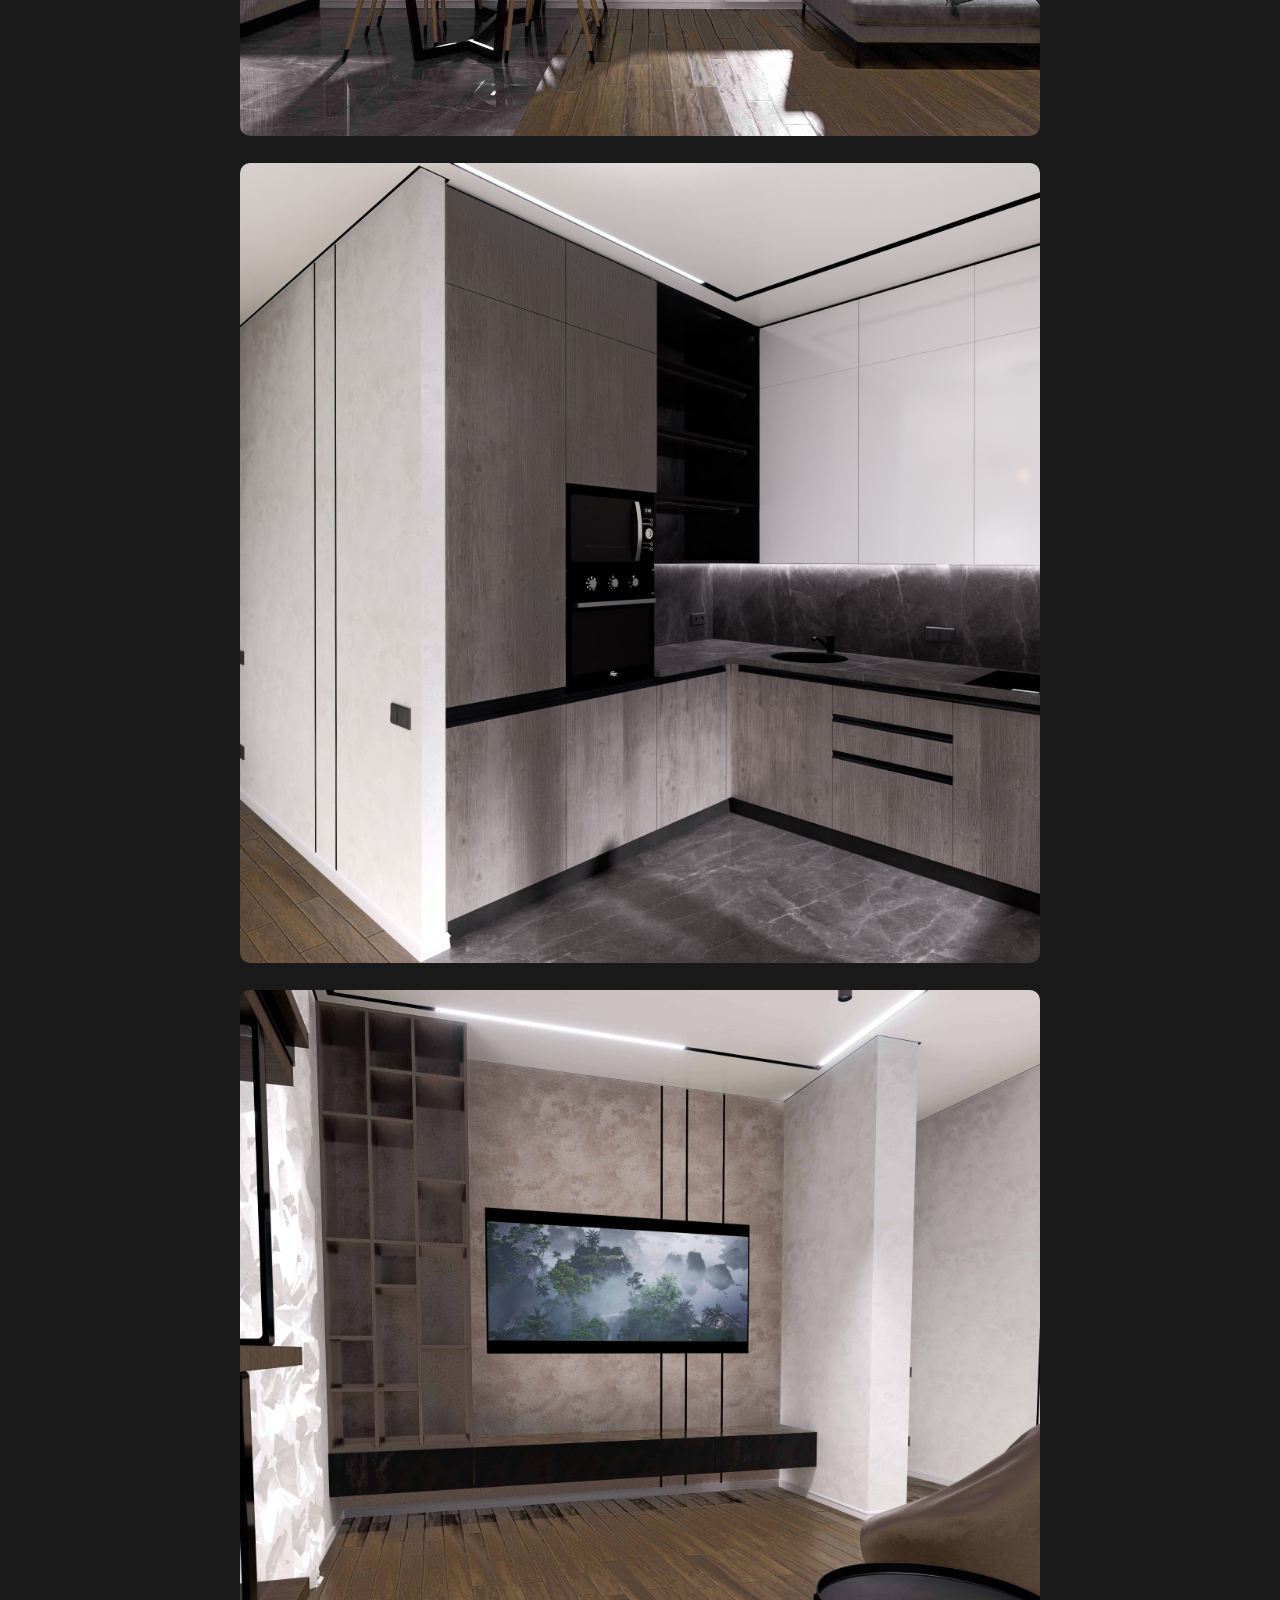
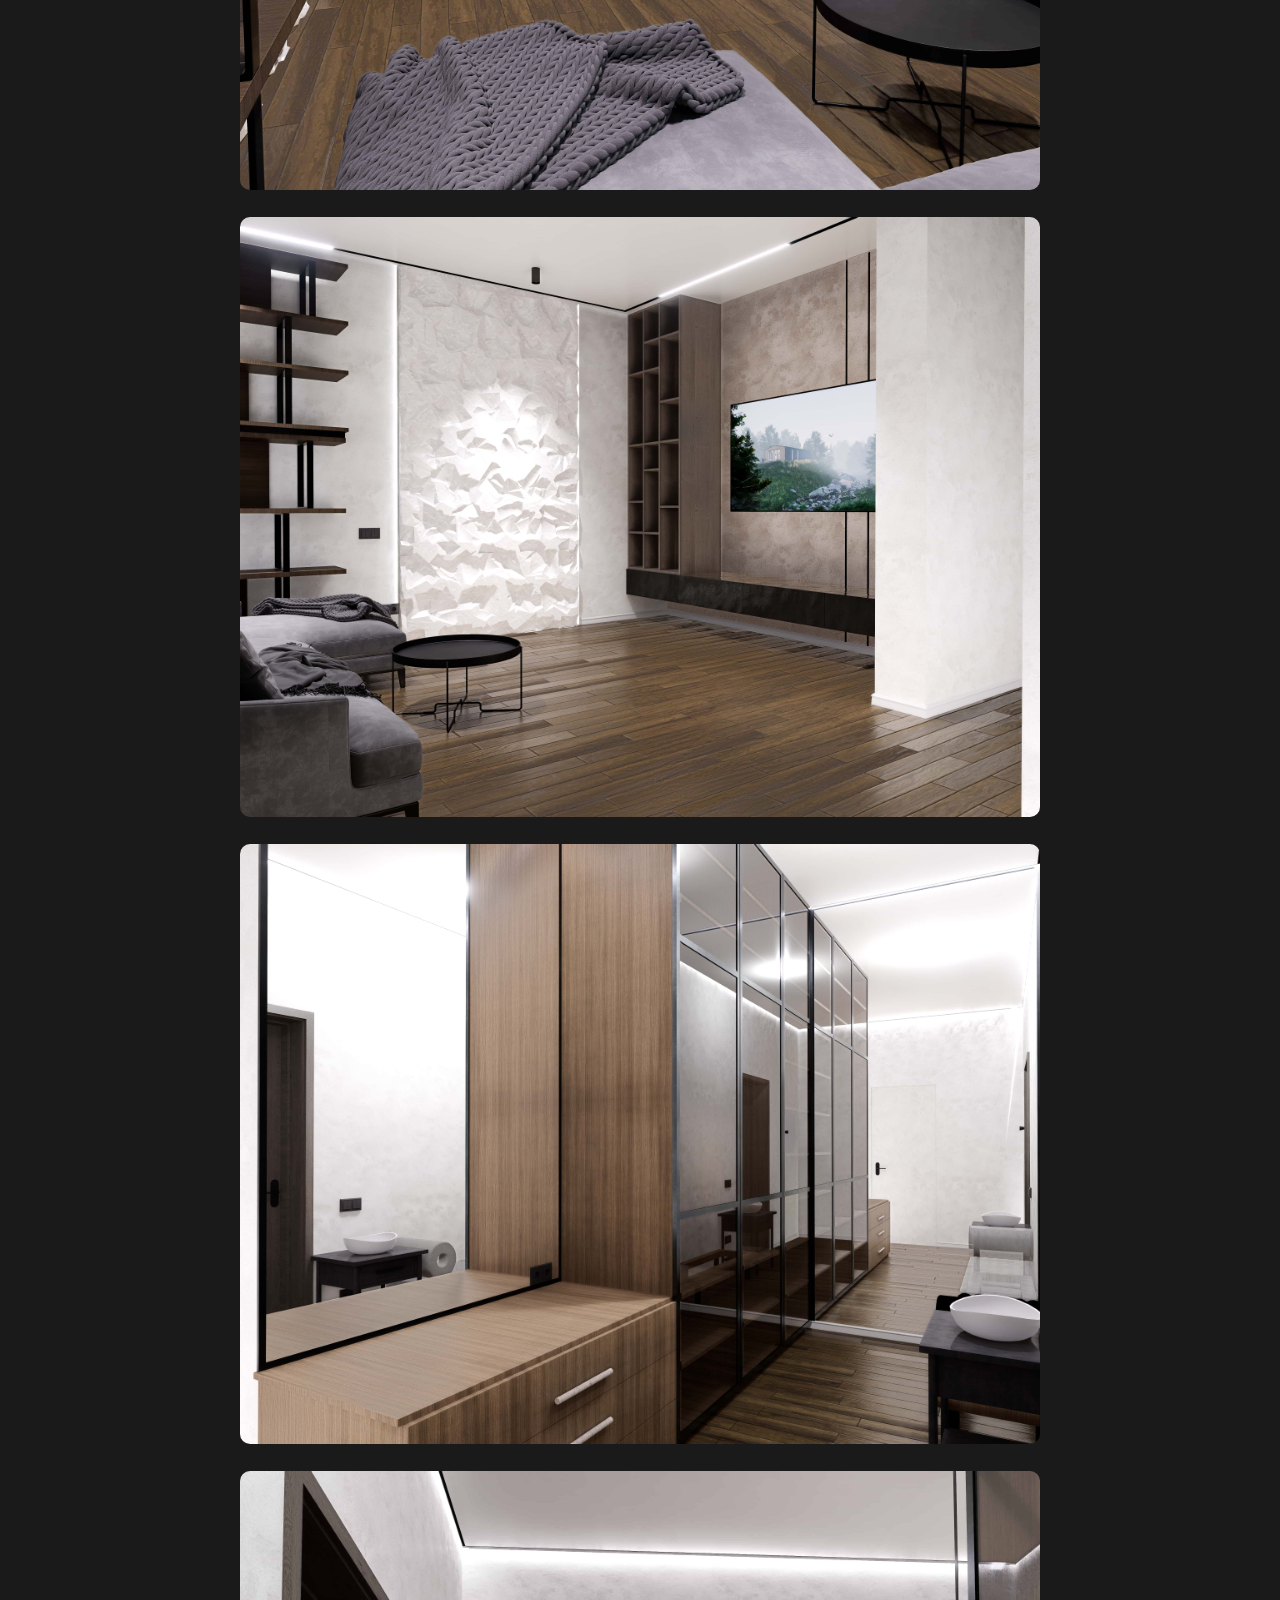
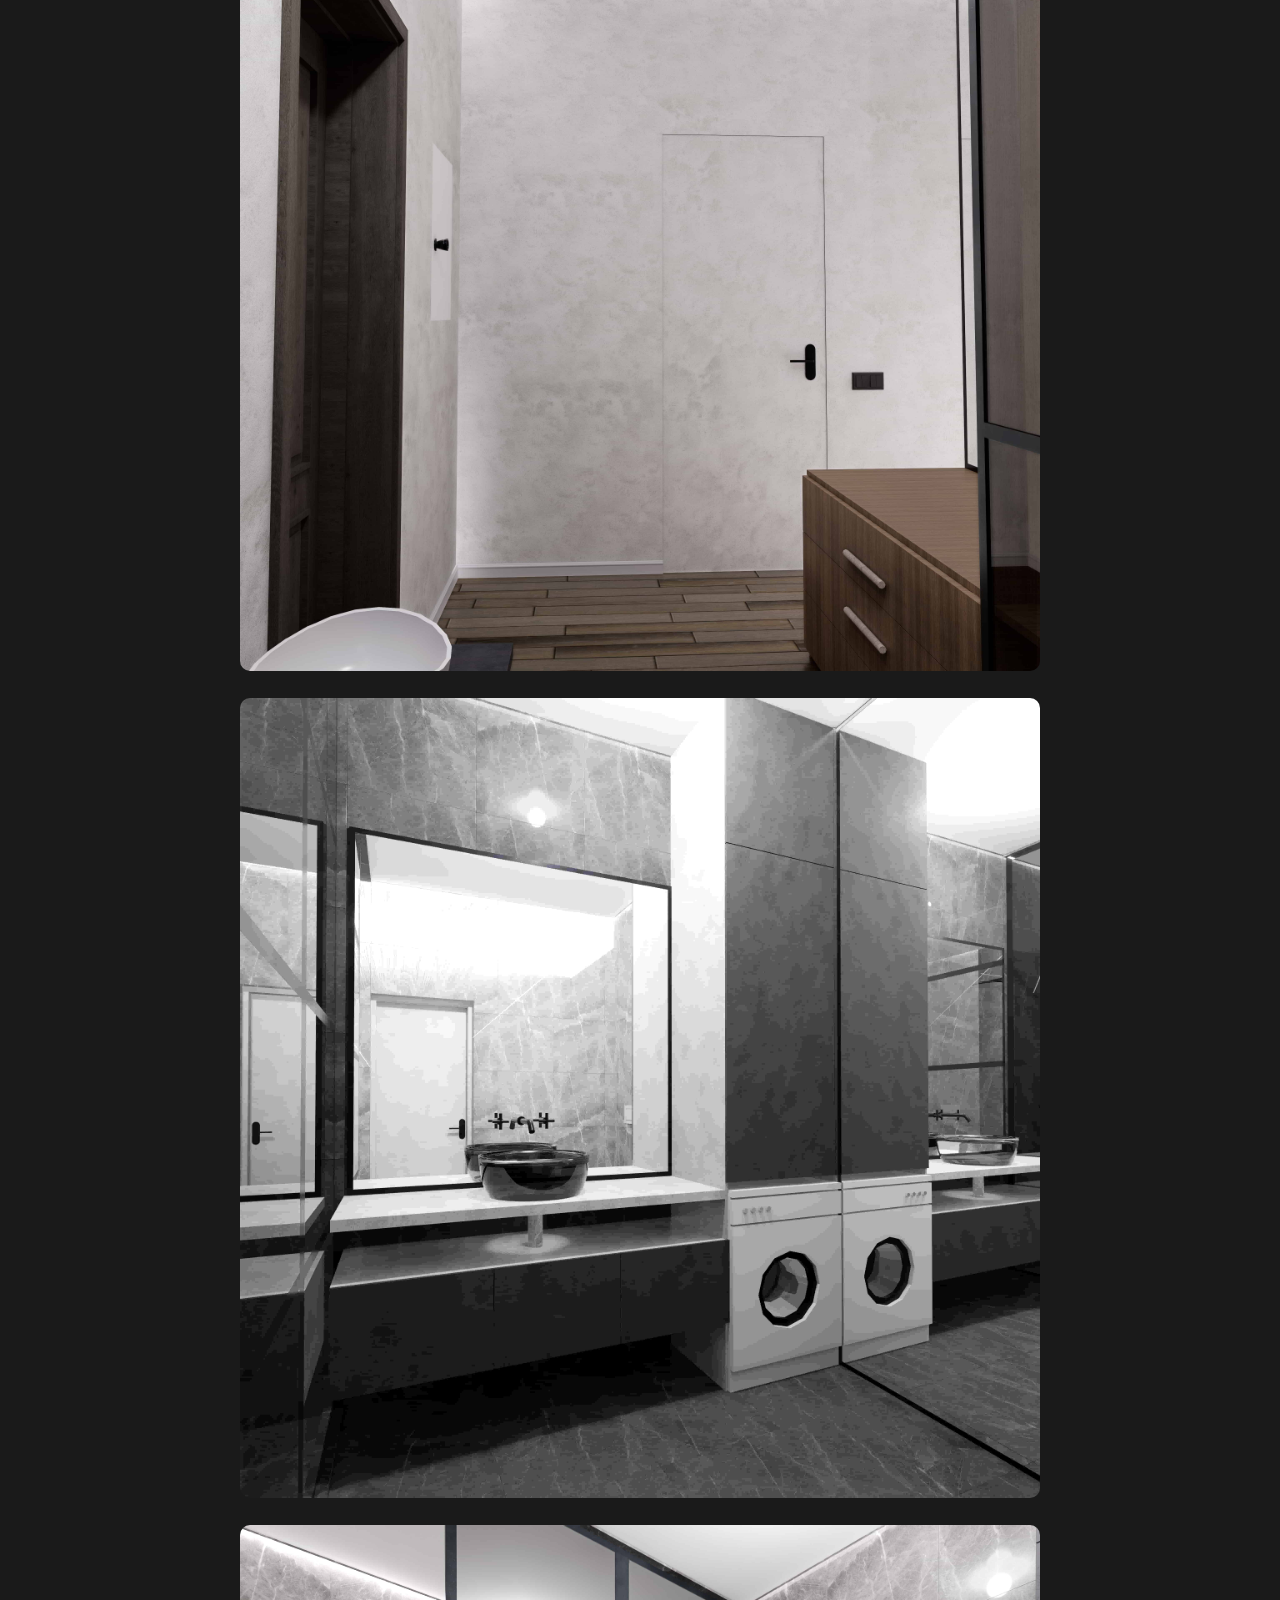
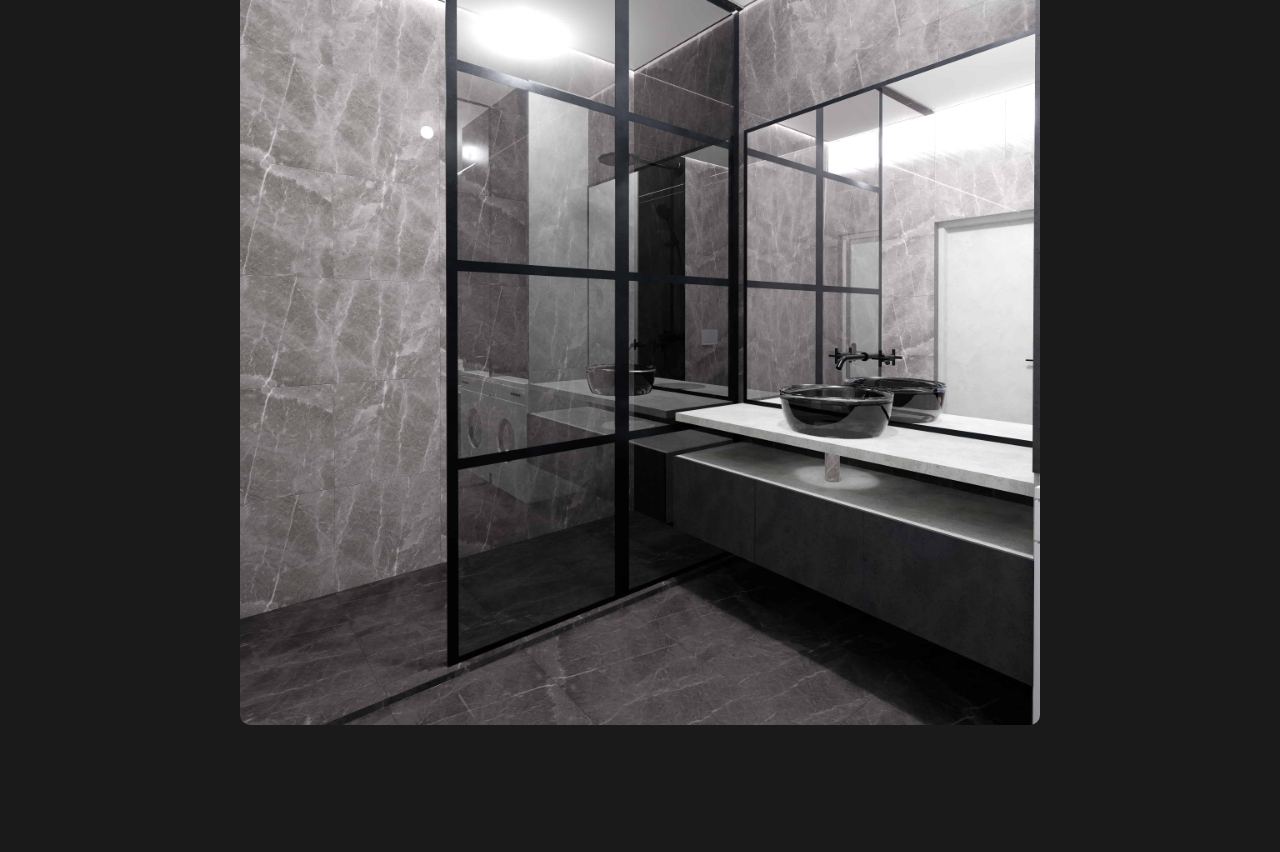
<file: products/design-1/index.html>
<!DOCTYPE html>
<html lang="en">
<head>
    <meta charset="UTF-8">
    <meta name="viewport" content="width=device-width, initial-scale=1.0">
    <title>RBA</title>
    <link rel="preconnect" href="https://fonts.googleapis.com">
    <link rel="preconnect" href="https://fonts.gstatic.com" crossorigin>
    <link href="https://fonts.googleapis.com/css2?family=Montserrat+Alternates:ital,wght@0,100;0,200;0,300;0,400;0,500;0,600;0,700;0,800;0,900;1,100;1,200;1,300;1,400;1,500;1,600;1,700;1,800;1,900&display=swap" rel="stylesheet">
    <link rel="icon" href="../../images/header/logo.svg" type="logo">
    <link rel="stylesheet" href="../../css/style.css">
</head>
<body>
    <div class="wrapper flex">
        <!-- nav -->
        <aside class="aside-background">
            <nav class="nav-fixed">
                <a class="aside-logo" href="../../">
                    <img class="logo-image" src="../../images/header/logo.svg" alt="logo">
                </a>
                <ul class="nav-fixed-ul">
                    <li class="nav-li"><a class="nav-link" href="../../projects/#architecture">Архітектура</a></li>
                    <li class="nav-li"><a class="nav-link" href="../../projects/#design">Дизайн</a></li>
                    <li class="nav-li"><a class="nav-link" href="../../projects/#commerce">Комерція</a></li>
                </ul>
                <ul class="nav-fixed-ul">
                    <li class="nav-li"><a class="nav-link contact-link" href="https://t.me/RBA_BOSS" target="_blank"><img src="../../images/aside/telegram.svg" alt="telegram">+38 (096) 792-95-36</a></li>
                    <li class="nav-li contact-li"><img src="../../images/aside/viber.svg" alt="viber"><span class="nav-link-contact-no-animation">+38 (096) 792-95-36</span></li>
                    <li class="nav-li"><a class="nav-link contact-link" href="https://www.facebook.com/profile.php?id=61567910008715&locale=uk_UA" target="_blank"><img src="../../images/aside/facebook.svg" alt="facebook"><span class="nav-link">rba_architect</span></a></li>
                    <li class="nav-li"><a class="nav-link contact-link" href="https://www.instagram.com/rba_architect/profilecard/?igsh=cHprYnB4b2kxYzgw" target="_blank"><img src="../../images/aside/instagram.svg" alt="instagram"><span class="nav-link">rba_architect</span></a></li>
                    <li class="nav-li"><a class="nav-link contact-link" href="mailto:rbarchitect000@gmail.com">rbarchitect000@gmail.com</a></li>
                </ul>
            </nav>
        </aside>
        <div>
            <!-- main -->
            <main class="main">
                <!-- header -->
                <header class="header">
                    <nav class="header-nav header-nav-flex">
                        <!-- header logo -->
                        <a class="header-logo" href="../../">
                            <img class="logo-image" src="../../images/header/logo.svg" alt="header logo">
                        </a>
                        <ul class="header-nav-ul">
                            <li class="header-nav-li"><a class="nav-link-favorite nav-link" href="../../projects/">Проекти</a></li>
                            <li class="header-nav-li"><a class="nav-link" href="../../#about">Про нас</a></li>
                            <li class="header-nav-li"><a class="nav-link" href="../../services-and-prices/">Послуги та ціни</a></li>
                            <li class="header-nav-li"><a class="nav-link" href="../../#contacts">Контакти</a></li>
                        </ul>
                        <!-- button sidebar -->
                        <button class="sidebar-button"  id="toggleSidebar">
                            <img class="sidebar-button-image" src="../../images/header/nav-button.svg" alt="nav-button">
                        </button>
                    </nav>
                </header>
                <!-- section image about -->
                <section class="section-about sections">
                    <img class="section-about-image" src="../../images/contents/design/design-1/1.jpg" alt="image main">
                    <div class="seciton-about-texts">
                        <p class="section-about-text-p">Дизайн квартири студії 43м2 Стиль мінімалізм Сірі тони з деревʼяним акцентом.</p>
                    </div>
                </section>
                <!-- section images -->
                <section class="sections">
                    <div class="section-images">
                        <img class="section-image" src="../../images/contents/design/design-1/2.jpg" alt="image 2">
                        <img class="section-image" src="../../images/contents/design/design-1/3.jpg" alt="image 3">
                        <img class="section-image" src="../../images/contents/design/design-1/4.jpg" alt="image 4">
                        <img class="section-image" src="../../images/contents/design/design-1/5.jpg" alt="image 5">
                        <img class="section-image" src="../../images/contents/design/design-1/6.jpg" alt="image 6">
                        <img class="section-image" src="../../images/contents/design/design-1/7.jpg" alt="image 7">
                        <img class="section-image" src="../../images/contents/design/design-1/8.jpg" alt="image 8">
                        <img class="section-image" src="../../images/contents/design/design-1/9.jpg" alt="image 9">
                    </div>
                </section>
            </main>
        </div>
    </div>
    <!-- sidebar -->
    <div class="sidebar" id="sidebar">
        <ul class="sibebar-ul">
            <li class="sidebar-li"><a class="nav-link-favorite sidebar-link" href="../../projects/">Проекти</a></li>
            <li class="sidebar-li"><a class="sidebar-link" href="../../services-and-prices/">Послуги та ціни</a></li>
            <li class="sidebar-li"><a class="sidebar-link sidebar-contact-link" href="https://t.me/RBA_BOSS" target="_blank"><img src="../../images/aside/telegram.svg" alt="telegram"><span>+38 (096) 792-95-36</span></a></li>
            <li class="sidebar-li contact-li"><img src="../../images/aside/viber.svg" alt="viber"><span>+38 (096) 792-95-36</span></li>
            <li class="sidebar-li"><a class="sidebar-link sidebar-contact-link" href="https://www.facebook.com/profile.php?id=61567910008715&locale=uk_UA" target="_blank"><img src="../../images/aside/facebook.svg" alt="facebook"><span>rba_architect</span></a></li>
            <li class="sidebar-li"><a class="sidebar-link sidebar-contact-link" href="https://www.instagram.com/rba_architect/profilecard/?igsh=cHprYnB4b2kxYzgw" target="_blank"><img src="../../images/aside/instagram.svg" alt="instagram"><span>rba_architect</span></a></li>
            <li class="sidebar-li"><a class="sidebar-link sidebar-contact-link" href="mailto:rbarchitect000@gmail.com">rbarchitect000@gmail.com</a></li>
        </ul>
    </div>
    <!-- sidebar javascript -->
    <script src="../../scripts/sidebar.js"></script>
</body>
</html>
</file>
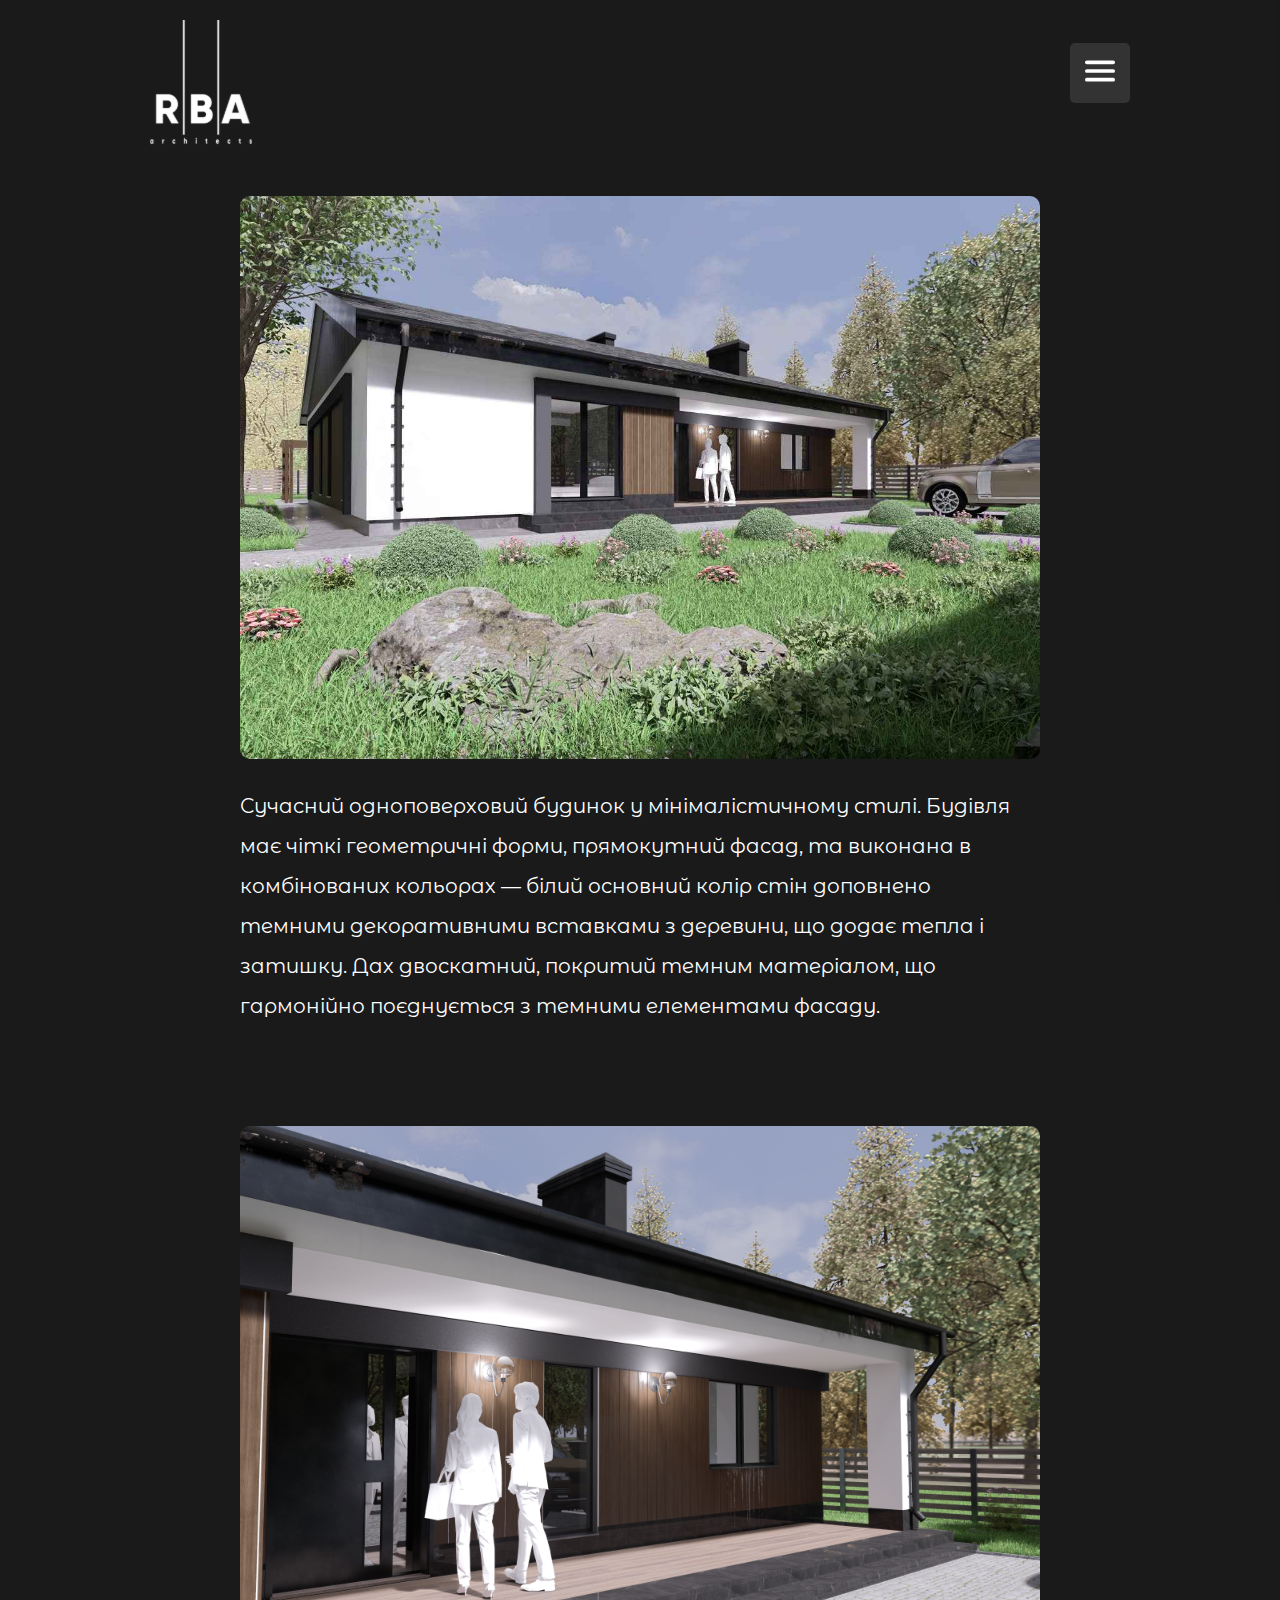
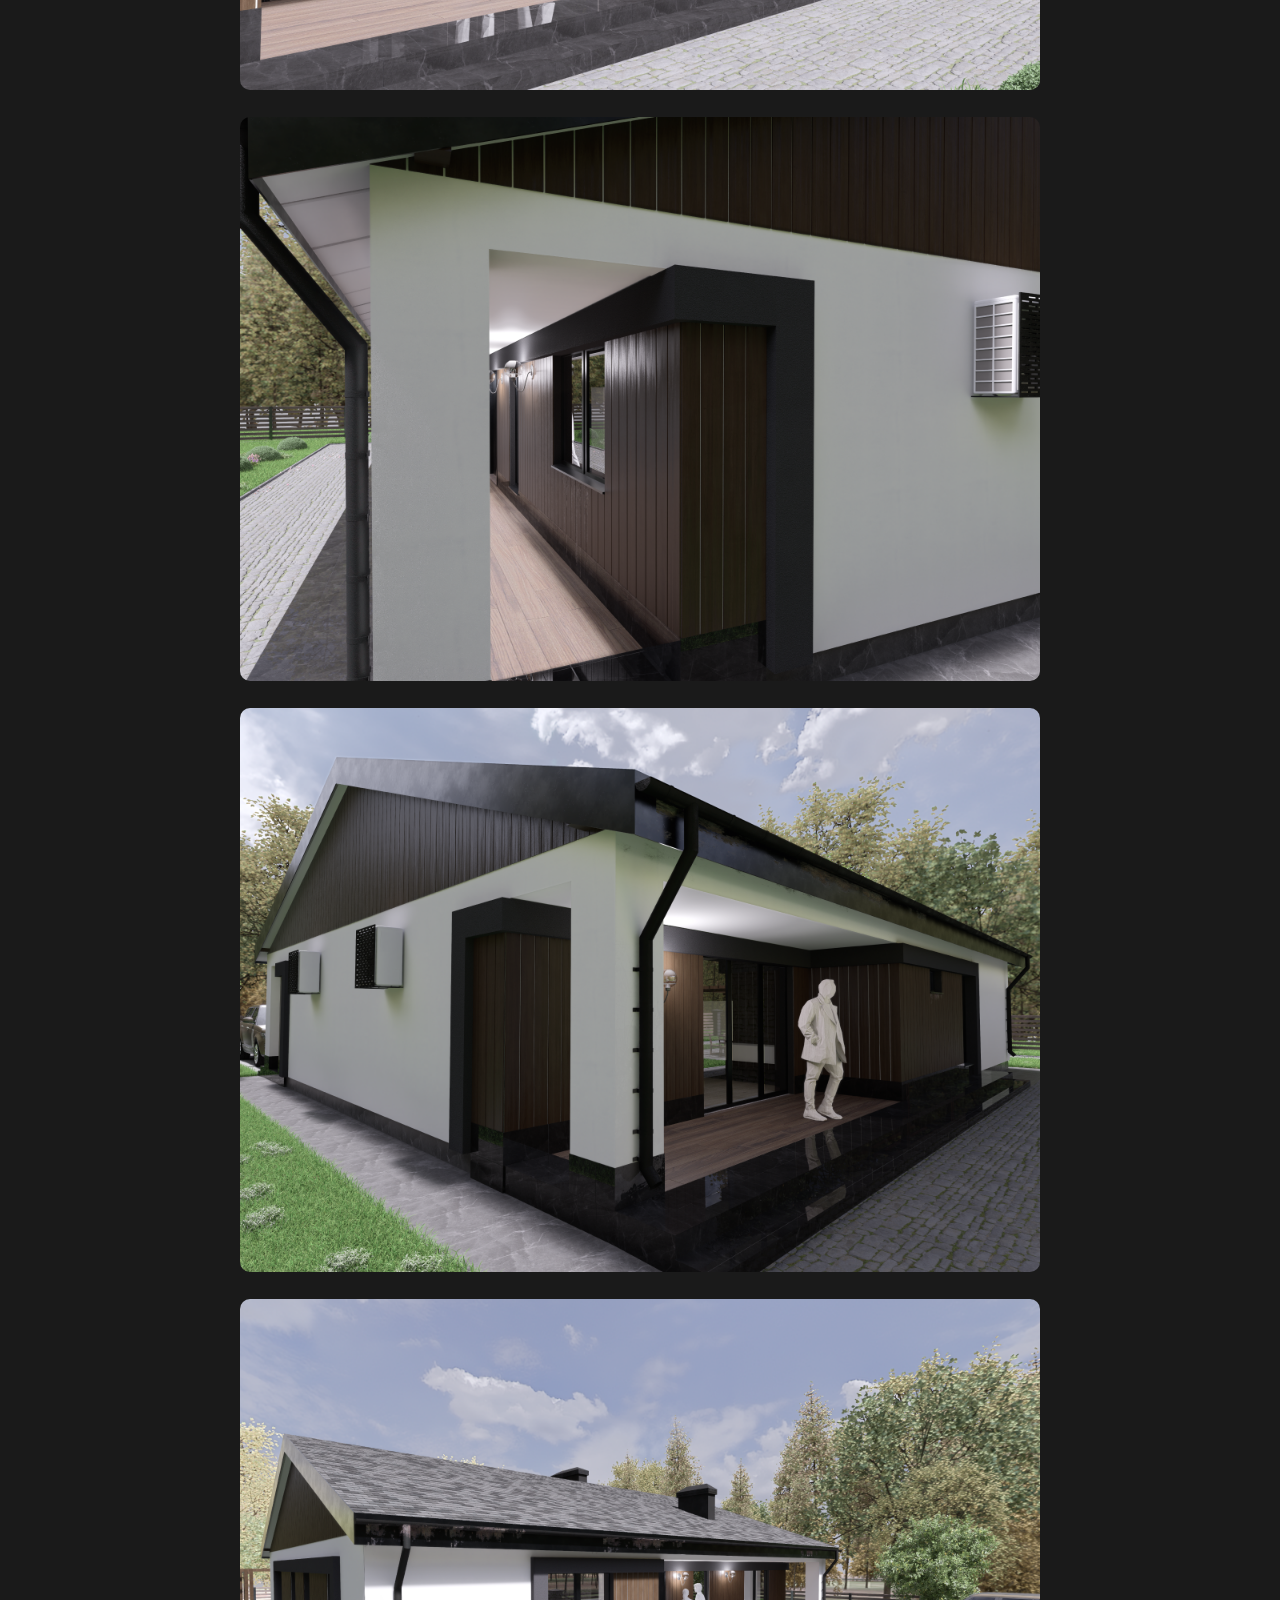
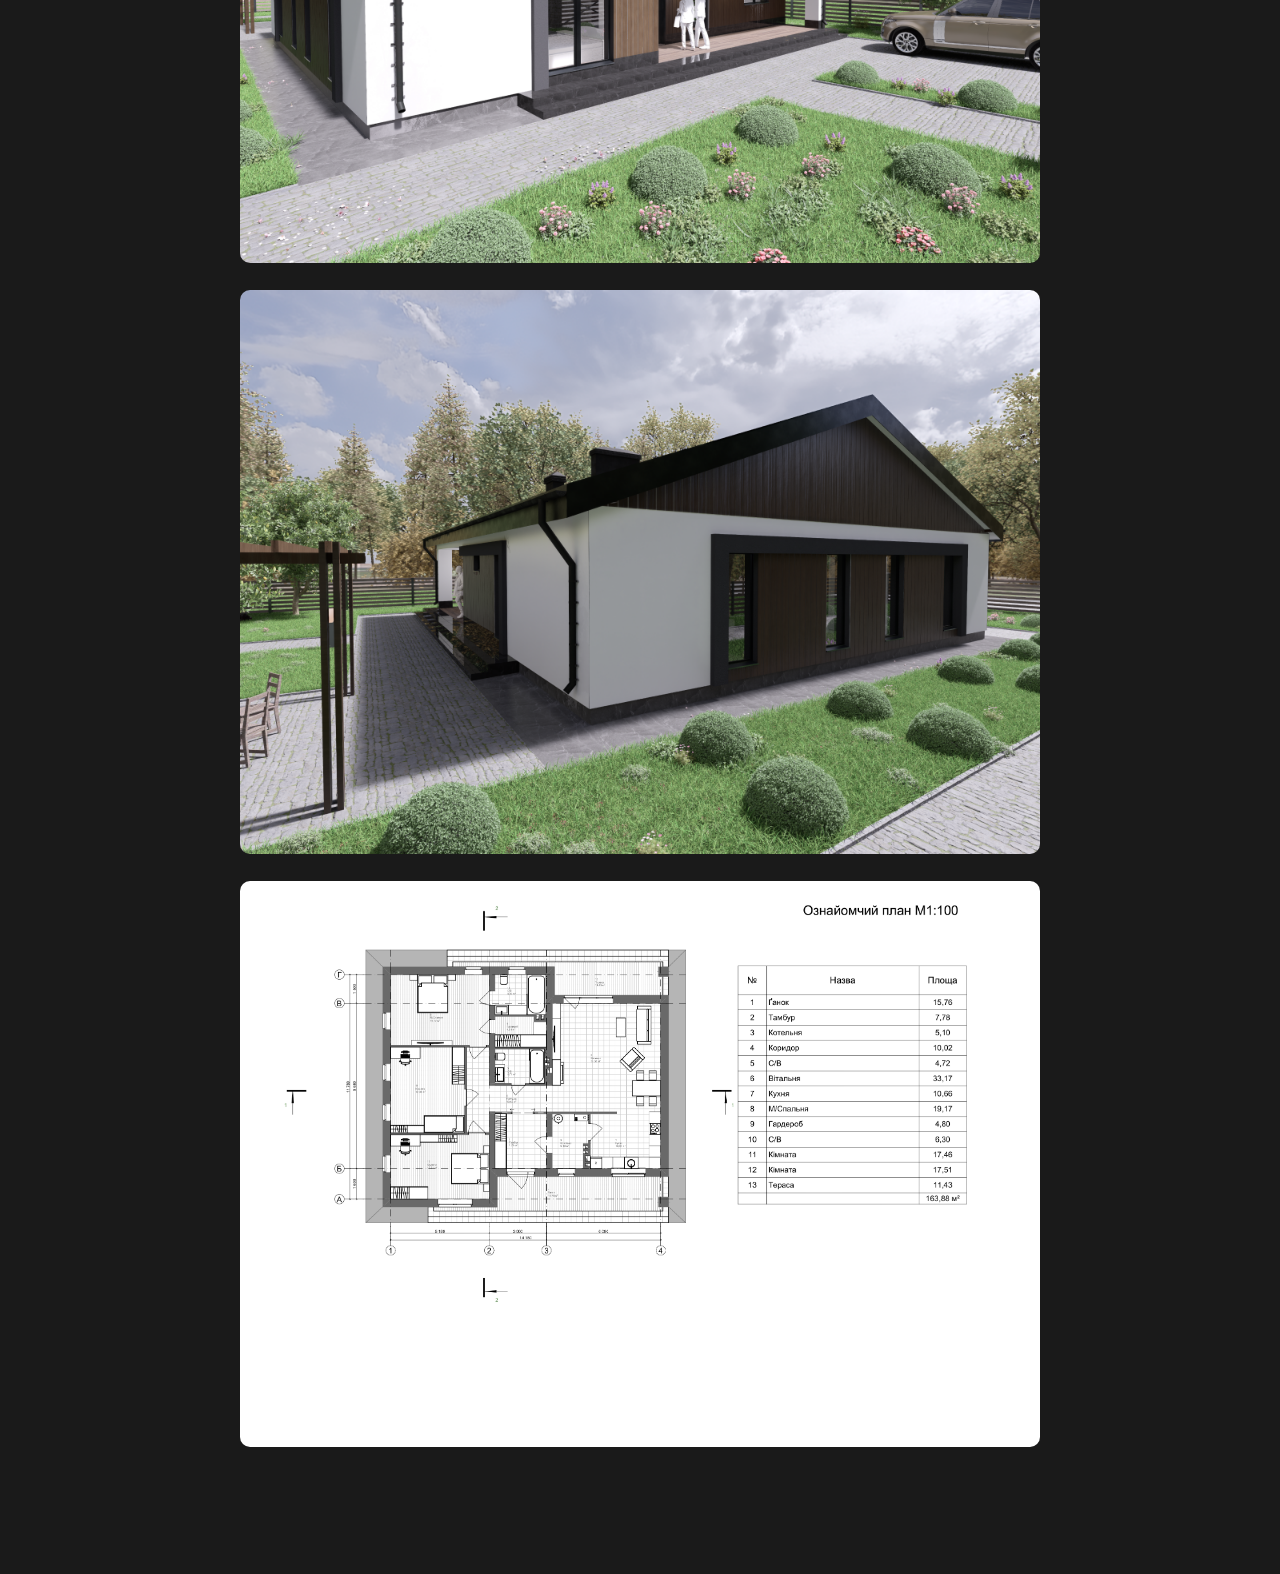
<file: products/house-1/index.html>
<!DOCTYPE html>
<html lang="en">
<head>
    <meta charset="UTF-8">
    <meta name="viewport" content="width=device-width, initial-scale=1.0">
    <title>RBA</title>
    <link rel="preconnect" href="https://fonts.googleapis.com">
    <link rel="preconnect" href="https://fonts.gstatic.com" crossorigin>
    <link href="https://fonts.googleapis.com/css2?family=Montserrat+Alternates:ital,wght@0,100;0,200;0,300;0,400;0,500;0,600;0,700;0,800;0,900;1,100;1,200;1,300;1,400;1,500;1,600;1,700;1,800;1,900&display=swap" rel="stylesheet">
    <link rel="icon" href="../../images/header/logo.svg" type="logo">
    <link rel="stylesheet" href="../../css/style.css">
</head>
<body>
    <div class="wrapper flex">
        <!-- nav -->
        <aside class="aside-background">
            <nav class="nav-fixed">
                <a class="aside-logo" href="../../">
                    <img class="logo-image" src="../../images/header/logo.svg" alt="logo">
                </a>
                <ul class="nav-fixed-ul">
                    <li class="nav-li"><a class="nav-link" href="../../projects/index.html#architecture">Архітектура</a></li>
                    <li class="nav-li"><a class="nav-link" href="../../projects/index.html#design">Дизайн</a></li>
                    <li class="nav-li"><a class="nav-link" href="../../projects/index.html#commerce">Комерція</a></li>
                </ul>
                <ul class="nav-fixed-ul">
                    <li class="nav-li"><a class="nav-link contact-link" href="https://t.me/RBA_BOSS" target="_blank"><img src="../../images/aside/telegram.svg" alt="telegram">+38 (096) 792-95-36</a></li>
                    <li class="nav-li contact-li"><img src="../../images/aside/viber.svg" alt="viber"><span class="nav-link-contact-no-animation">+38 (096) 792-95-36</span></li>
                    <li class="nav-li"><a class="nav-link contact-link" href="https://www.facebook.com/profile.php?id=61567910008715&locale=uk_UA" target="_blank"><img src="../../images/aside/facebook.svg" alt="facebook"><span class="nav-link">rba_architect</span></a></li>
                    <li class="nav-li"><a class="nav-link contact-link" href="https://www.instagram.com/rba_architect/profilecard/?igsh=cHprYnB4b2kxYzgw" target="_blank"><img src="../../images/aside/instagram.svg" alt="instagram"><span class="nav-link">rba_architect</span></a></li>
                    <li class="nav-li"><a class="nav-link contact-link" href="mailto:rbarchitect000@gmail.com">rbarchitect000@gmail.com</a></li>
                </ul>
            </nav>
        </aside>
        <div>
            <!-- main -->
            <main class="main">
                <!-- header -->
                <header class="header">
                    <nav class="header-nav header-nav-flex">
                        <!-- header logo -->
                        <a class="header-logo" href="../../">
                            <img class="logo-image" src="../../images/header/logo.svg" alt="header logo">
                        </a>
                        <ul class="header-nav-ul">
                            <li class="header-nav-li"><a class="nav-link-favorite nav-link" href="../../projects/">Проекти</a></li>
                            <li class="header-nav-li"><a class="nav-link" href="../../home/#about">Про нас</a></li>
                            <li class="header-nav-li"><a class="nav-link" href="../../services-and-prices/">Послуги та ціни</a></li>
                            <li class="header-nav-li"><a class="nav-link" href="../../home/#contacts">Контакти</a></li>
                        </ul>
                        <!-- button sidebar -->
                        <button class="sidebar-button"  id="toggleSidebar">
                            <img class="sidebar-button-image" src="../../images/header/nav-button.svg" alt="nav-button">
                        </button>
                    </nav>
                </header>
                <!-- section image about -->
                <section class="section-about sections">
                    <img class="section-about-image" src="../../images/contents/architecture/house-1/Вхідна група.jpg" alt="image main">
                    <div class="seciton-about-texts">
                        <p class="section-about-text-p">Сучасний одноповерховий будинок у мінімалістичному стилі. Будівля має чіткі геометричні форми, прямокутний фасад, та виконана в комбінованих кольорах — білий основний колір стін доповнено темними декоративними вставками з деревини, що додає тепла і затишку. Дах двоскатний, покритий темним матеріалом, що гармонійно поєднується з темними елементами фасаду.</p>
                    </div>
                </section>
                <!-- section images -->
                <section class="sections">
                    <div class="section-images">
                        <img class="section-image" src="../../images/contents/architecture/house-1/house1.1.png" alt="image 2">
                        <img class="section-image" src="../../images/contents/architecture/house-1/house1.2.png" alt="image 3">
                        <img class="section-image" src="../../images/contents/architecture/house-1/house1.3.png" alt="image 4">
                        <img class="section-image" src="../../images/contents/architecture/house-1/house1.4.png" alt="image 5">
                        <img class="section-image" src="../../images/contents/architecture/house-1/house1.5.png" alt="image 6">
                        <img class="section-image" src="../../images/contents/architecture/house-1/6.png" alt="image 7">
                    </div>
                </section>
            </main>
        </div>
    </div>
    <!-- sidebar -->
    <div class="sidebar" id="sidebar">
        <ul class="sibebar-ul">
            <li class="sidebar-li"><a class="nav-link-favorite sidebar-link" href="../../projects/">Проекти</a></li>
            <li class="sidebar-li"><a class="sidebar-link" href="../../services-and-prices/">Послуги та ціни</a></li>
            <li class="sidebar-li"><a class="sidebar-link sidebar-contact-link" href="https://t.me/RBA_BOSS" target="_blank"><img src="../../images/aside/telegram.svg" alt="telegram"><span>+38 (096) 792-95-36</span></a></li>
            <li class="sidebar-li contact-li"><img src="../../images/aside/viber.svg" alt="viber"><span>+38 (096) 792-95-36</span></li>
            <li class="sidebar-li"><a class="sidebar-link sidebar-contact-link" href="https://www.facebook.com/profile.php?id=61567910008715&locale=uk_UA" target="_blank"><img src="../../images/aside/facebook.svg" alt="facebook"><span>rba_architect</span></a></li>
            <li class="sidebar-li"><a class="sidebar-link sidebar-contact-link" href="https://www.instagram.com/rba_architect/profilecard/?igsh=cHprYnB4b2kxYzgw" target="_blank"><img src="../../images/aside/instagram.svg" alt="instagram"><span>rba_architect</span></a></li>
            <li class="sidebar-li"><a class="sidebar-link sidebar-contact-link" href="mailto:rbarchitect000@gmail.com">rbarchitect000@gmail.com</a></li>
        </ul>
    </div>
    <!-- sidebar javascript -->
    <script src="../../scripts/sidebar.js"></script>
</body>
</html>
</file>
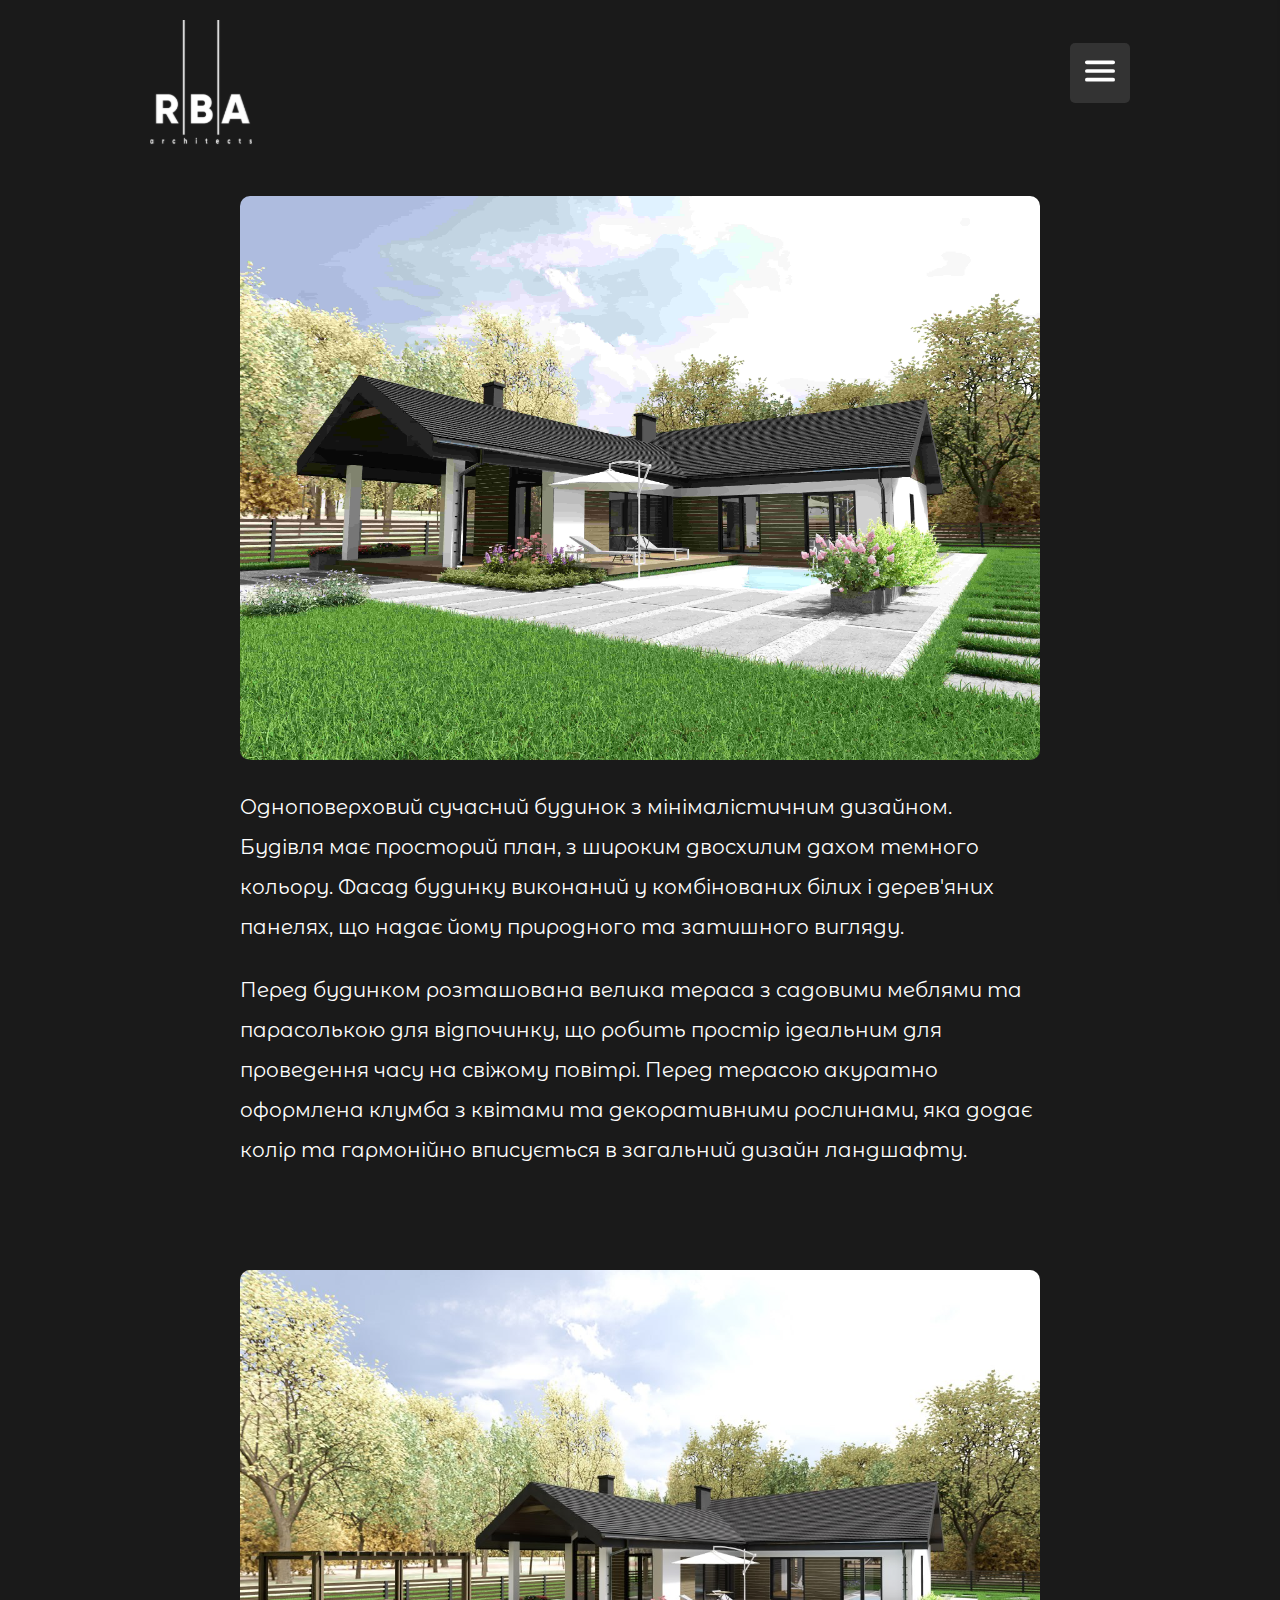
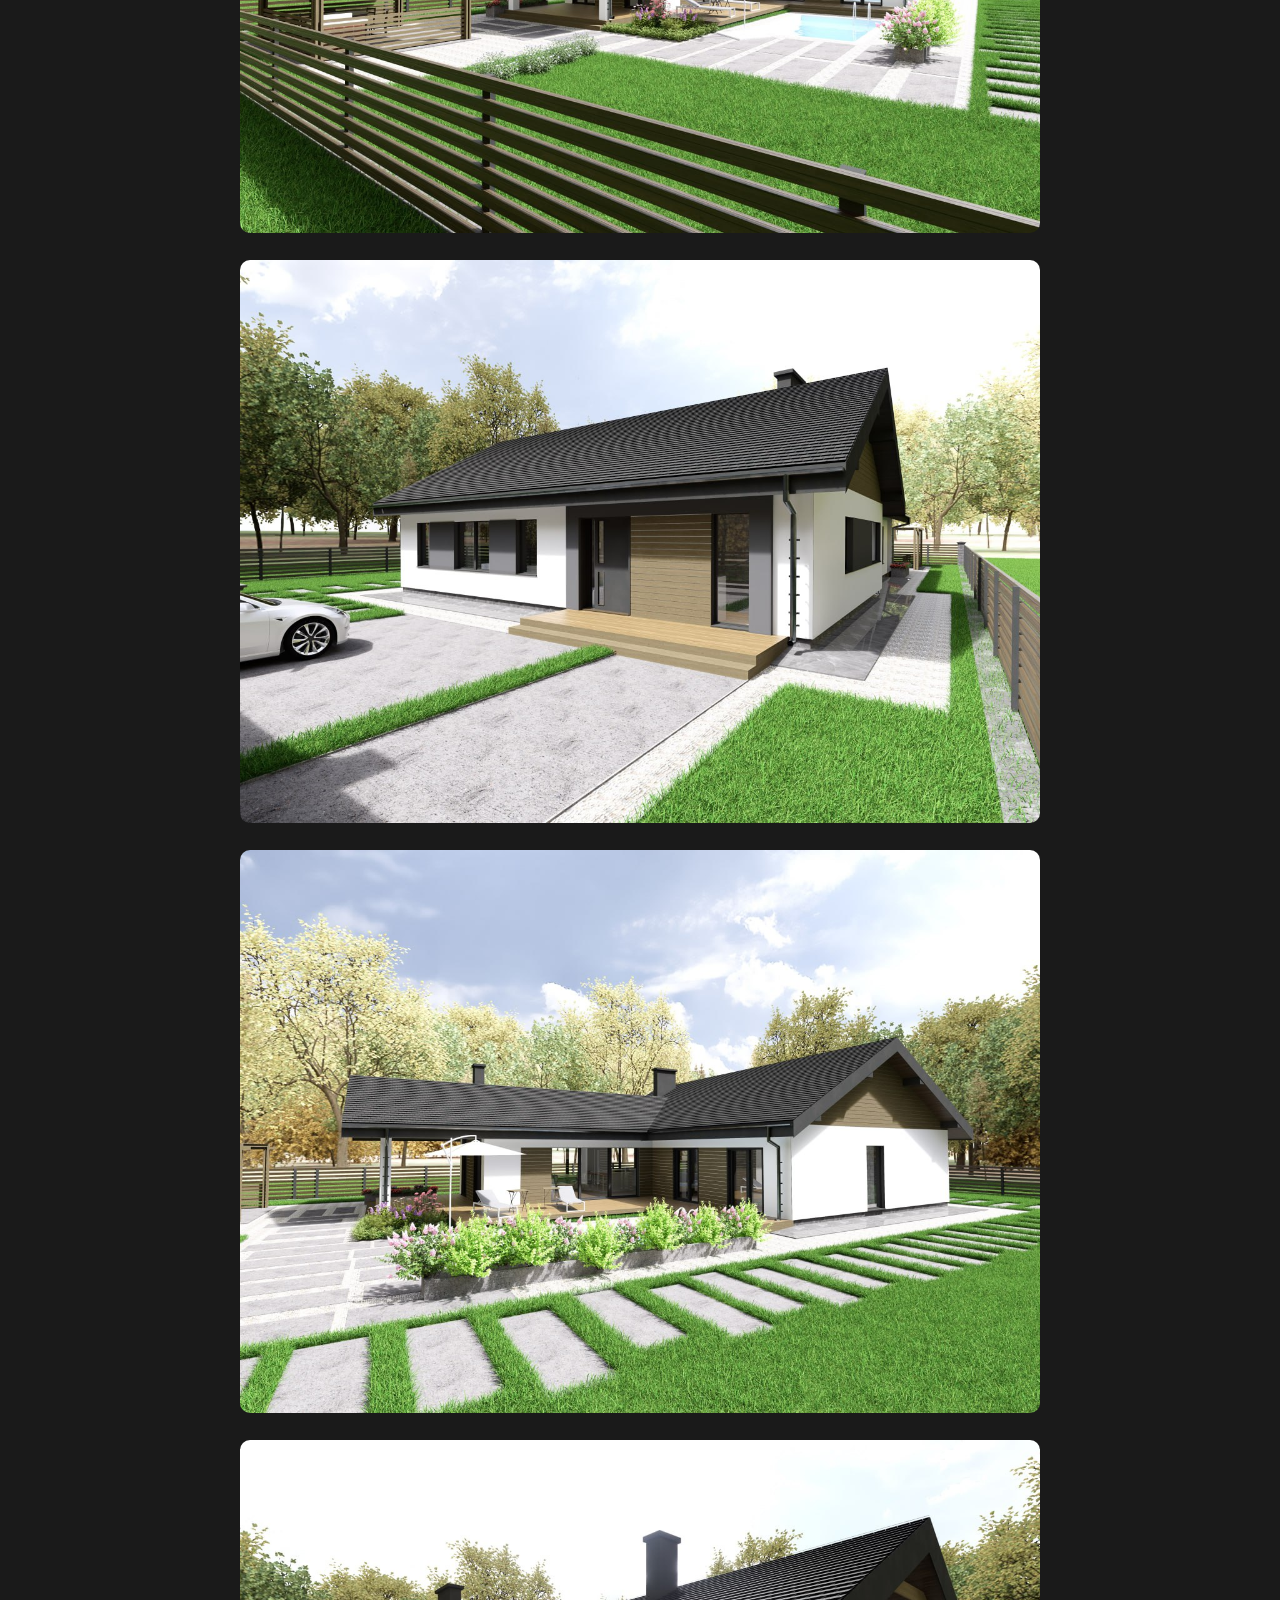
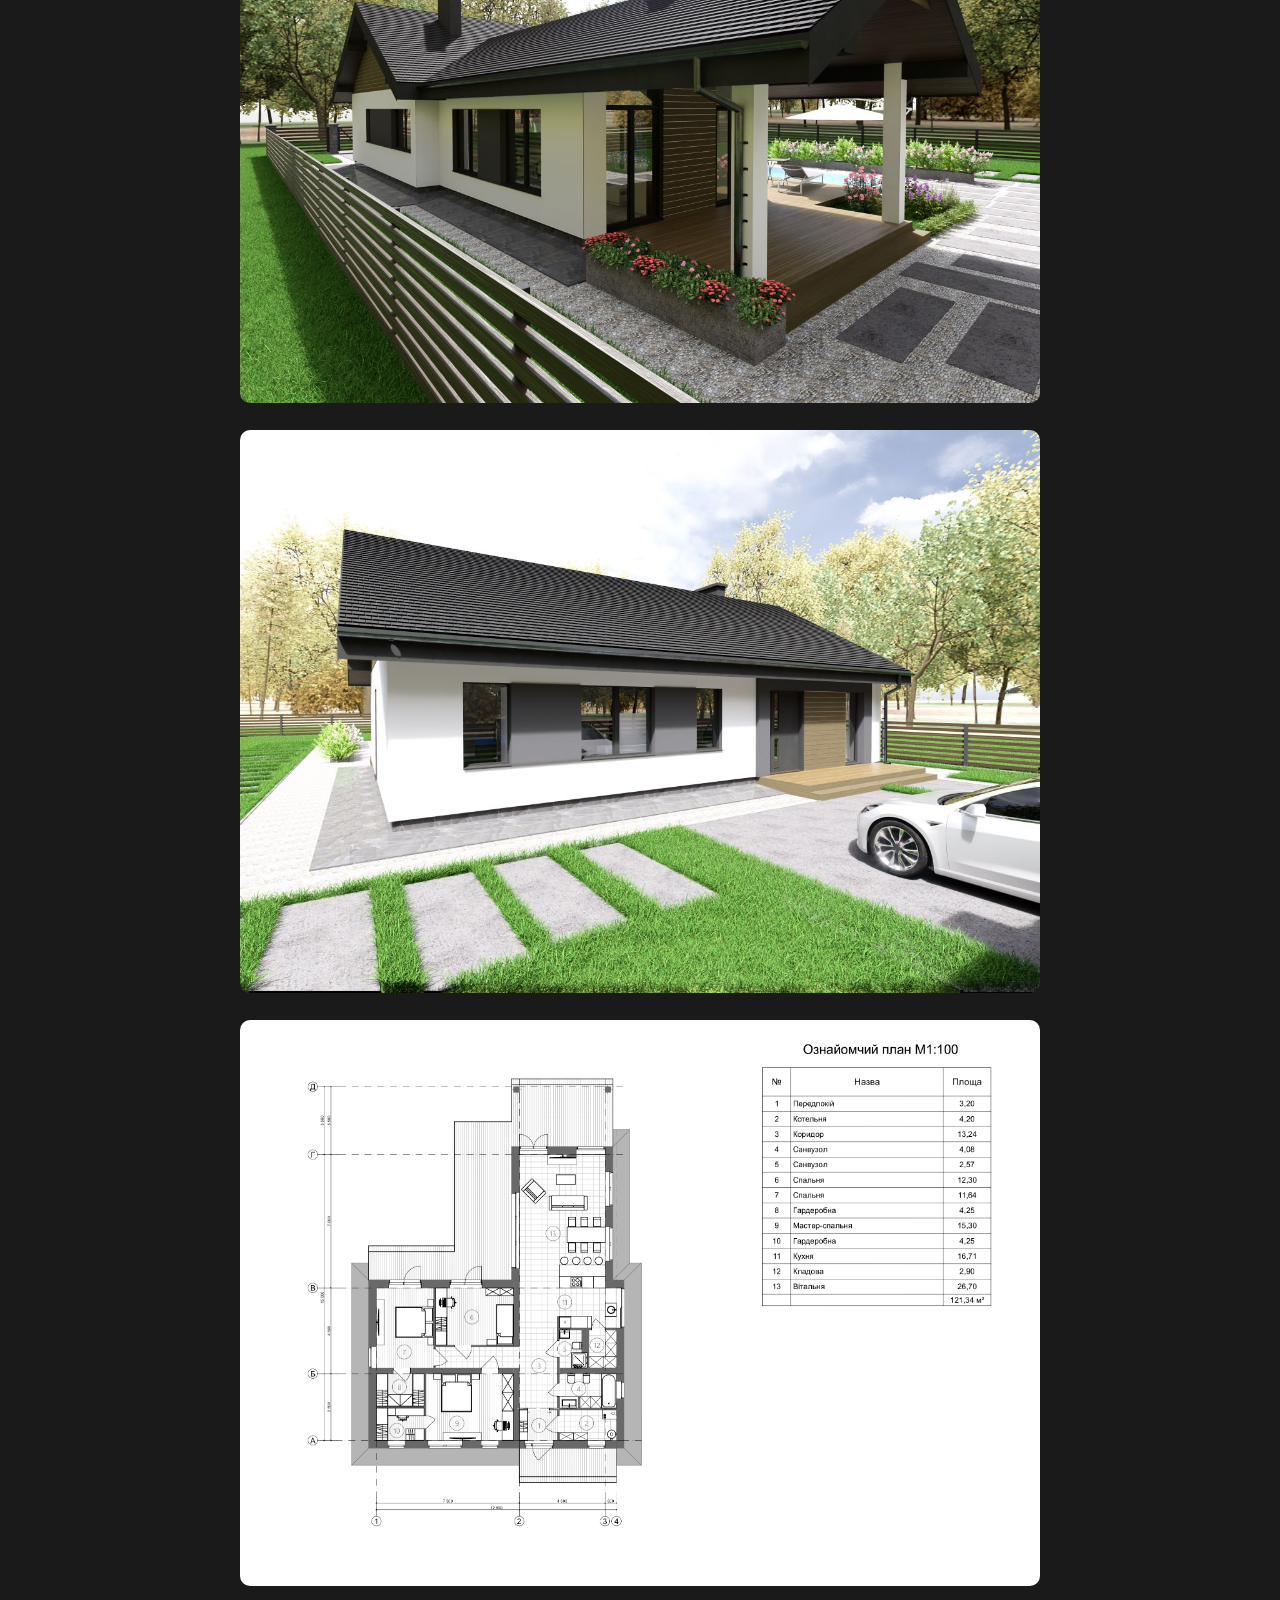
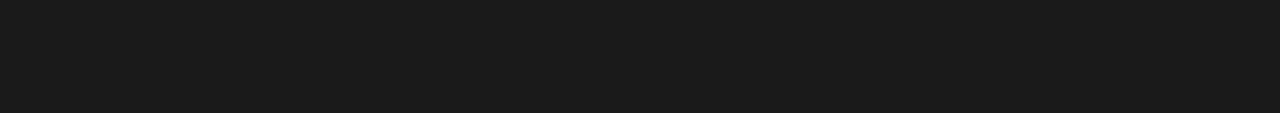
<file: products/house-2/index.html>
<!DOCTYPE html>
<html lang="en">
<head>
    <meta charset="UTF-8">
    <meta name="viewport" content="width=device-width, initial-scale=1.0">
    <title>RBA</title>
    <link rel="preconnect" href="https://fonts.googleapis.com">
    <link rel="preconnect" href="https://fonts.gstatic.com" crossorigin>
    <link href="https://fonts.googleapis.com/css2?family=Montserrat+Alternates:ital,wght@0,100;0,200;0,300;0,400;0,500;0,600;0,700;0,800;0,900;1,100;1,200;1,300;1,400;1,500;1,600;1,700;1,800;1,900&display=swap" rel="stylesheet">
    <link rel="icon" href="../../images/header/logo.svg" type="logo">
    <link rel="stylesheet" href="../../css/style.css">
</head>
<body>
    <div class="wrapper flex">
        <!-- nav -->
        <aside class="aside-background">
            <nav class="nav-fixed">
                <a class="aside-logo" href="../../">
                    <img class="logo-image" src="../../images/header/logo.svg" alt="logo">
                </a>
                <ul class="nav-fixed-ul">
                    <li class="nav-li"><a class="nav-link" href="../../projects/#architecture">Архітектура</a></li>
                    <li class="nav-li"><a class="nav-link" href="../../projects/#design">Дизайн</a></li>
                    <li class="nav-li"><a class="nav-link" href="../../projects/#commerce">Комерція</a></li>
                </ul>
                <ul class="nav-fixed-ul">
                    <li class="nav-li"><a class="nav-link contact-link" href="https://t.me/RBA_BOSS" target="_blank"><img src="../../images/aside/telegram.svg" alt="telegram">+38 (096) 792-95-36</a></li>
                    <li class="nav-li contact-li"><img src="../../images/aside/viber.svg" alt="viber"><span class="nav-link-contact-no-animation">+38 (096) 792-95-36</span></li>
                    <li class="nav-li"><a class="nav-link contact-link" href="https://www.facebook.com/profile.php?id=61567910008715&locale=uk_UA" target="_blank"><img src="../../images/aside/facebook.svg" alt="facebook"><span class="nav-link">rba_architect</span></a></li>
                    <li class="nav-li"><a class="nav-link contact-link" href="https://www.instagram.com/rba_architect/profilecard/?igsh=cHprYnB4b2kxYzgw=" target="_blank"><img src="../../images/aside/instagram.svg" alt="instagram"><span class="nav-link">rba_architect</span></a></li>
                    <li class="nav-li"><a class="nav-link contact-link" href="mailto:rbarchitect000@gmail.com">rbarchitect000@gmail.com</a></li>
                </ul>
            </nav>
        </aside>
        <div>
            <!-- main -->
            <main class="main">
                <!-- header -->
                <header class="header">
                    <nav class="header-nav header-nav-flex">
                        <!-- header logo -->
                        <a class="header-logo" href="../../">
                            <img class="logo-image" src="../../images/header/logo.svg" alt="header logo">
                        </a>
                        <ul class="header-nav-ul">
                            <li class="header-nav-li"><a class="nav-link-favorite nav-link" href="../../projects/">Проекти</a></li>
                            <li class="header-nav-li"><a class="nav-link" href="../../#about">Про нас</a></li>
                            <li class="header-nav-li"><a class="nav-link" href="../../services-and-prices/">Послуги та ціни</a></li>
                            <li class="header-nav-li"><a class="nav-link" href="../../#contacts">Контакти</a></li>
                        </ul>
                        <!-- button sidebar -->
                        <button class="sidebar-button"  id="toggleSidebar">
                            <img class="sidebar-button-image" src="../../images/header/nav-button.svg" alt="nav-button">
                        </button>
                    </nav>
                </header>
                <!-- section image about -->
                <section class="section-about sections">
                    <img class="section-about-image" src="../../images/contents/architecture/house-2/HOUSE_2_SD_VZ_2024-09-01_6.jpg" alt="image main">
                    <div class="seciton-about-texts">
                        <p class="section-about-text-p">Одноповерховий сучасний будинок з мінімалістичним дизайном. Будівля має просторий план, з широким двосхилим дахом темного кольору. Фасад будинку виконаний у комбінованих білих і дерев'яних панелях, що надає йому природного та затишного вигляду.</p>
                        <p class="section-about-text-p">Перед будинком розташована велика тераса з садовими меблями та парасолькою для відпочинку, що робить простір ідеальним для проведення часу на свіжому повітрі. Перед терасою акуратно оформлена клумба з квітами та декоративними рослинами, яка додає колір та гармонійно вписується в загальний дизайн ландшафту.</p>
                    </div>
                </section>
                <!-- section images -->
                <section class="sections">
                    <div class="section-images">
                        <img class="section-image" src="../../images/contents/architecture/house-2/photo_1_2024-10-27_23-14-26.jpg" alt="image 2">
                        <img class="section-image" src="../../images/contents/architecture/house-2/photo_2_2024-10-27_23-14-26.jpg" alt="image 3">
                        <img class="section-image" src="../../images/contents/architecture/house-2/photo_3_2024-10-27_23-14-26.jpg" alt="image 4">
                        <img class="section-image" src="../../images/contents/architecture/house-2/photo_5_2024-10-27_23-14-26.jpg" alt="image 5">
                        <img class="section-image" src="../../images/contents/architecture/house-2/photo_6_2024-10-27_23-14-26.jpg" alt="image 6">
                        <img class="section-image" src="../../images/contents/architecture/house-2/7.jpg" alt="house 7">
                    </div>
                </section>
            </main>
        </div>
    </div>
    <!-- sidebar -->
    <div class="sidebar" id="sidebar">
        <ul class="sibebar-ul">
            <li class="sidebar-li"><a class="nav-link-favorite sidebar-link" href="../../projects/">Проекти</a></li>
            <li class="sidebar-li"><a class="sidebar-link" href="../../services-and-prices/">Послуги та ціни</a></li>
            <li class="sidebar-li"><a class="sidebar-link sidebar-contact-link" href="https://t.me/RBA_BOSS" target="_blank"><img src="../../images/aside/telegram.svg" alt="telegram"><span>+38 (096) 792-95-36</span></a></li>
            <li class="sidebar-li contact-li"><img src="../../images/aside/viber.svg" alt="viber"><span>+38 (096) 792-95-36</span></li>
            <li class="sidebar-li"><a class="sidebar-link sidebar-contact-link" href="https://www.facebook.com/profile.php?id=61567910008715&locale=uk_UA" target="_blank"><img src="../../images/aside/facebook.svg" alt="facebook"><span>rba_architect</span></a></li>
            <li class="sidebar-li"><a class="sidebar-link sidebar-contact-link" href="https://www.instagram.com/rba_architect/profilecard/?igsh=cHprYnB4b2kxYzgw" target="_blank"><img src="../../images/aside/instagram.svg" alt="instagram"><span>rba_architect</span></a></li>
            <li class="sidebar-li"><a class="sidebar-link sidebar-contact-link" href="mailto:rbarchitect000@gmail.com">rbarchitect000@gmail.com</a></li>
        </ul>
    </div>
    <!-- sidebar javascript -->
    <script src="../../scripts/sidebar.js"></script>
</body>
</html>
</file>
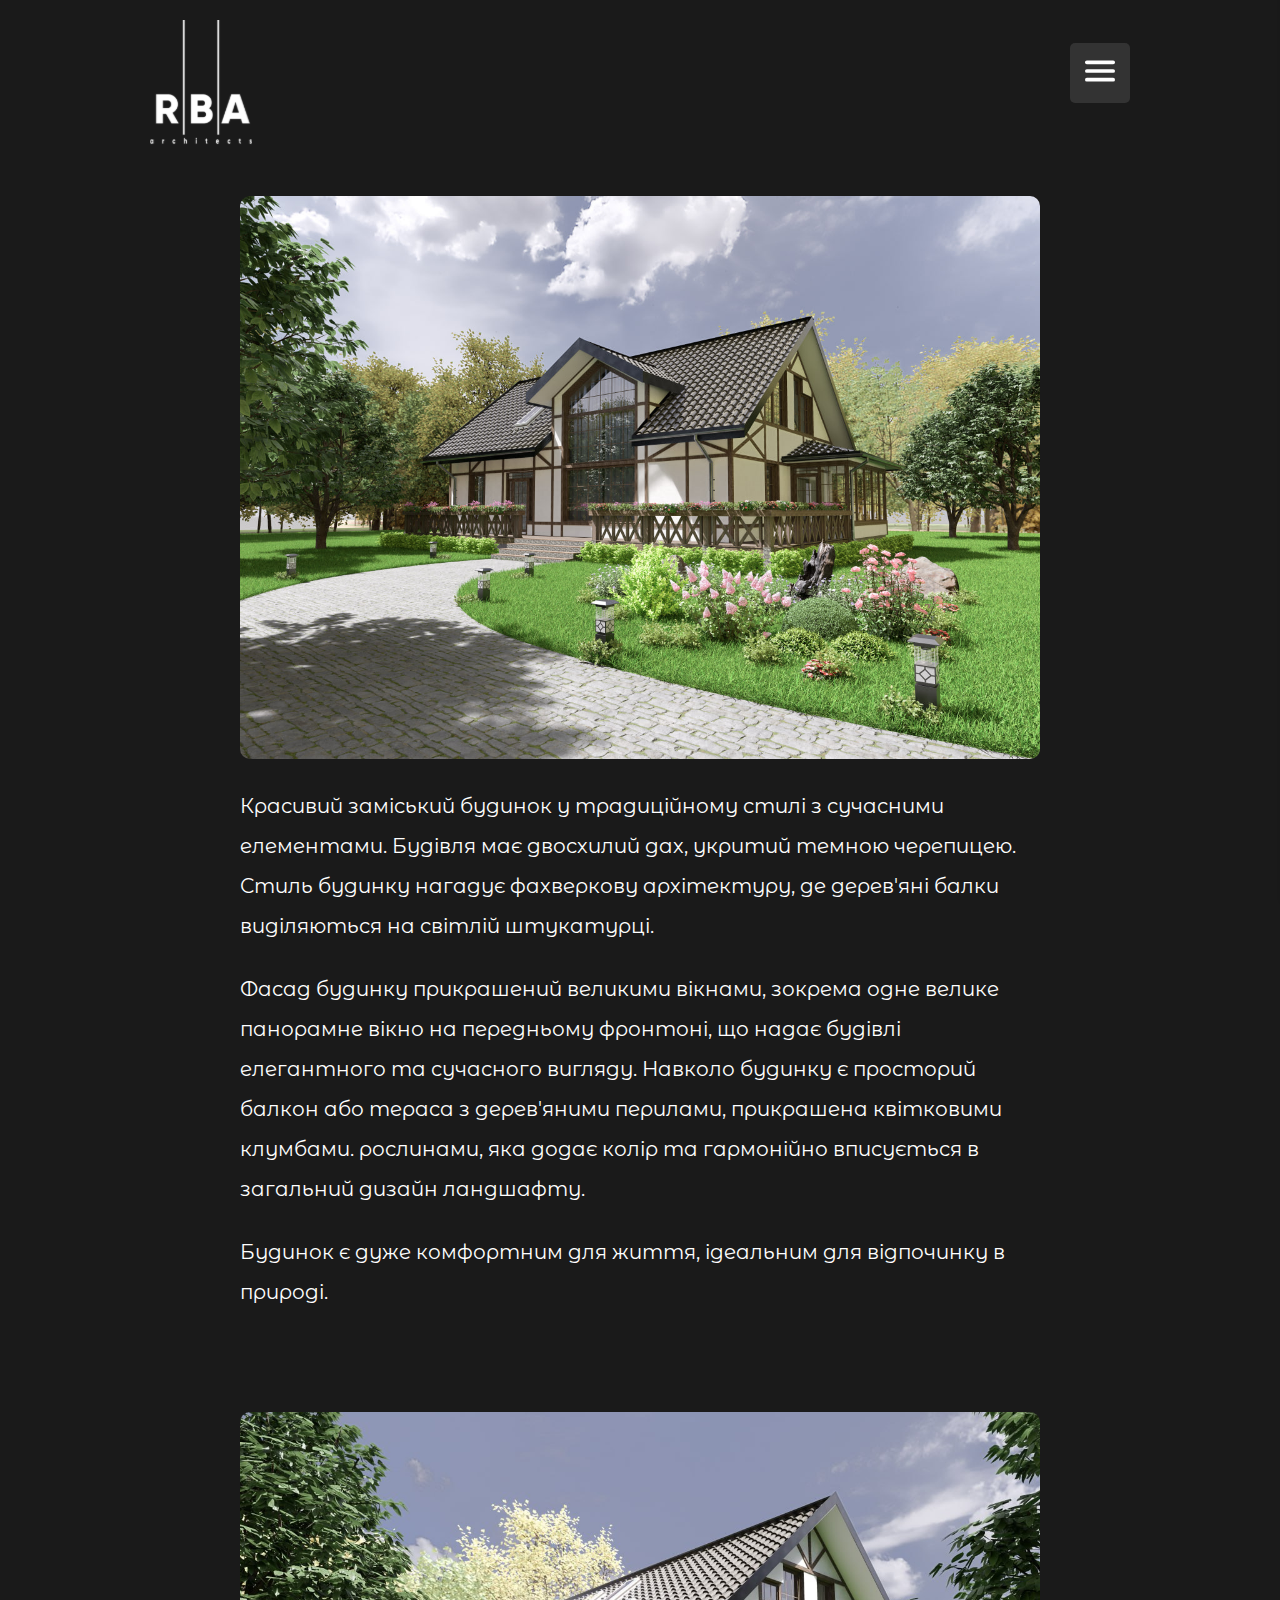
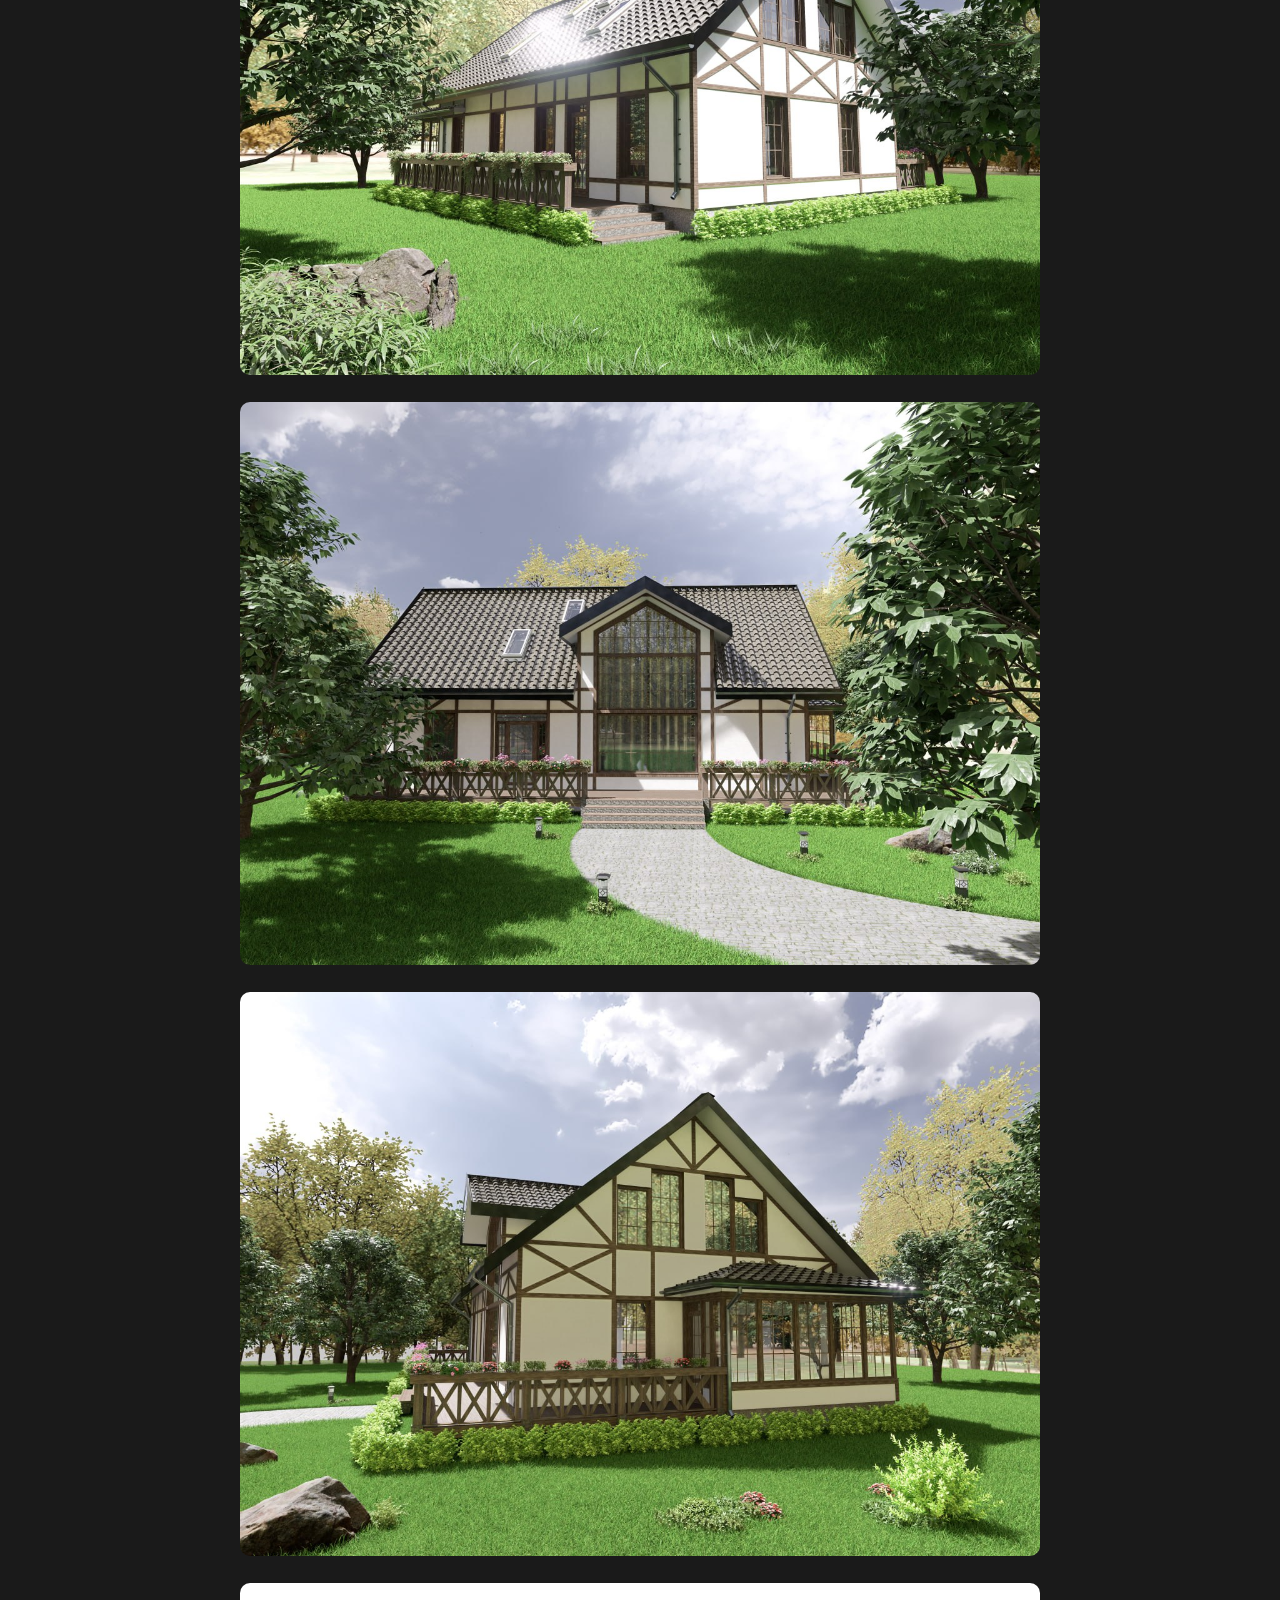
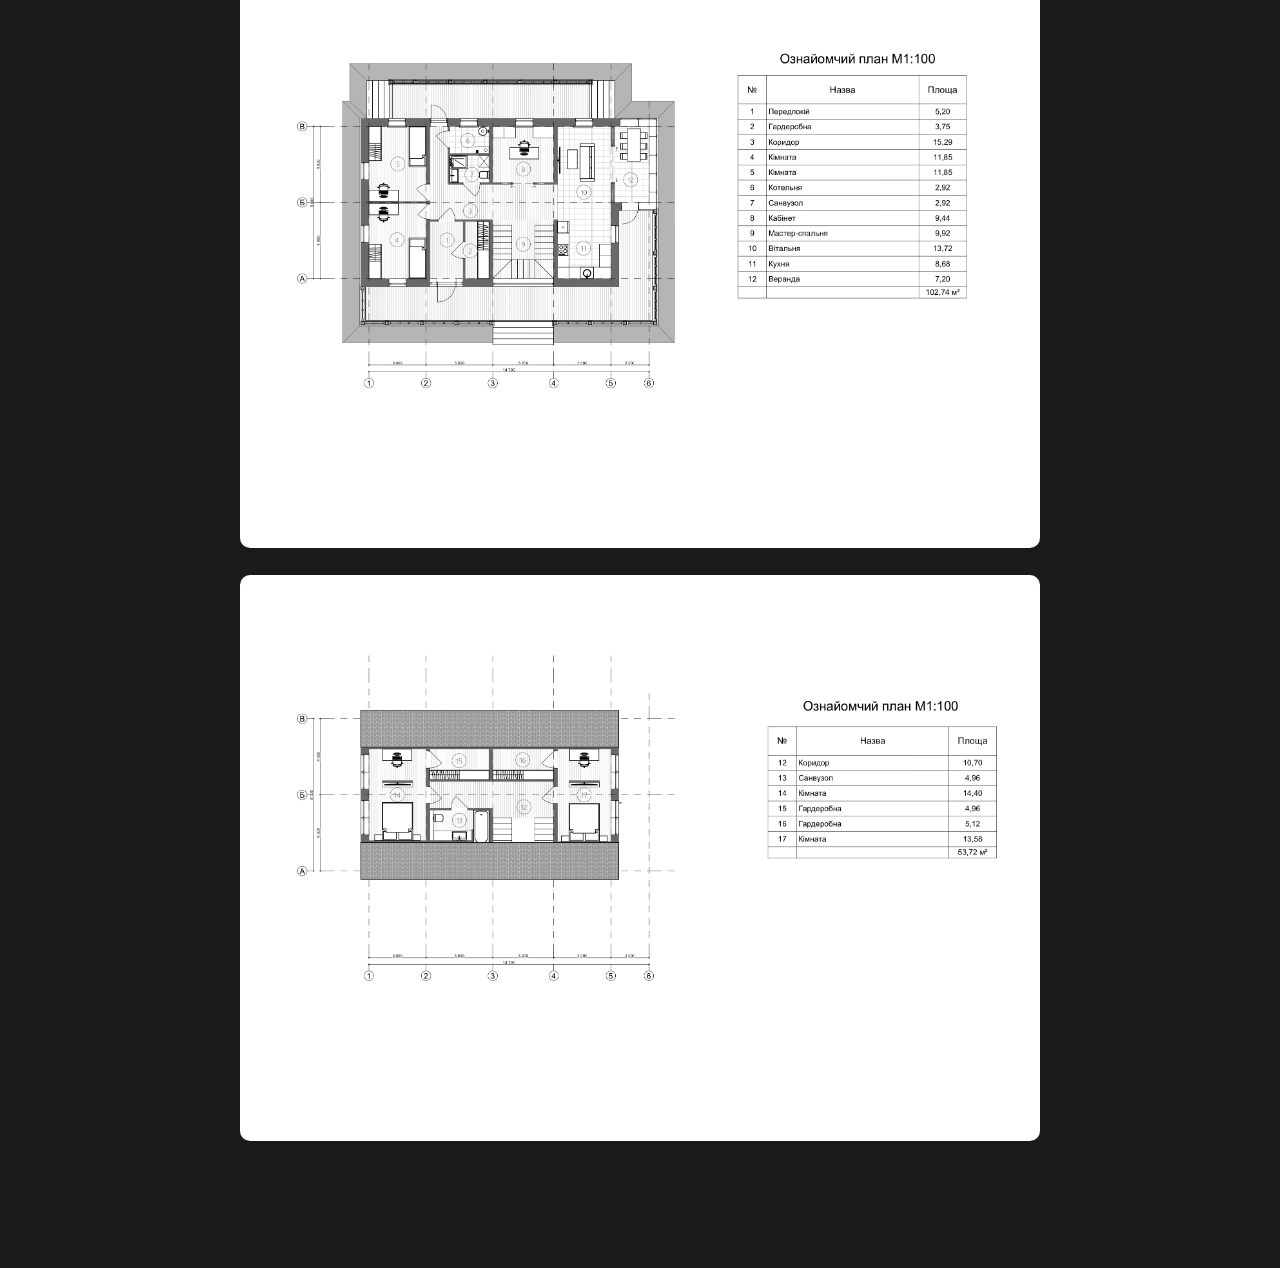
<file: products/house-3/index.html>
<!DOCTYPE html>
<html lang="en">
<head>
    <meta charset="UTF-8">
    <meta name="viewport" content="width=device-width, initial-scale=1.0">
    <title>RBA</title>
    <link rel="preconnect" href="https://fonts.googleapis.com">
    <link rel="preconnect" href="https://fonts.gstatic.com" crossorigin>
    <link href="https://fonts.googleapis.com/css2?family=Montserrat+Alternates:ital,wght@0,100;0,200;0,300;0,400;0,500;0,600;0,700;0,800;0,900;1,100;1,200;1,300;1,400;1,500;1,600;1,700;1,800;1,900&display=swap" rel="stylesheet">
    <link rel="icon" href="../../images/header/logo.svg" type="logo">
    <link rel="stylesheet" href="../../css/style.css">
</head>
<body>
    <div class="wrapper flex">
        <!-- nav -->
        <aside class="aside-background">
            <nav class="nav-fixed">
                <a class="aside-logo" href="../../">
                    <img class="logo-image" src="../../images/header/logo.svg" alt="logo">
                </a>    
                <ul class="nav-fixed-ul">
                    <li class="nav-li"><a class="nav-link" href="../../projects/#architecture">Архітектура</a></li>
                    <li class="nav-li"><a class="nav-link" href="../../projects/#design">Дизайн</a></li>
                    <li class="nav-li"><a class="nav-link" href="../../projects/#commerce">Комерція</a></li>
                </ul>
                <ul class="nav-fixed-ul">
                    <li class="nav-li"><a class="nav-link contact-link" href="https://t.me/RBA_BOSS" target="_blank"><img src="../../images/aside/telegram.svg" alt="telegram">+38 (096) 792-95-36</a></li>
                    <li class="nav-li contact-li"><img src="../../images/aside/viber.svg" alt="viber"><span class="nav-link-contact-no-animation">+38 (096) 792-95-36</span></li>
                    <li class="nav-li"><a class="nav-link contact-link" href="https://www.facebook.com/profile.php?id=61567910008715&locale=uk_UA" target="_blank"><img src="../../images/aside/facebook.svg" alt="facebook"><span class="nav-link">rba_architect</span></a></li>
                    <li class="nav-li"><a class="nav-link contact-link" href="https://www.instagram.com/rba_architect/profilecard/?igsh=cHprYnB4b2kxYzgw" target="_blank"><img src="../../images/aside/instagram.svg" alt="instagram"><span class="nav-link">rba_architect</span></a></li>
                    <li class="nav-li"><a class="nav-link contact-link" href="mailto:rbarchitect000@gmail.com">rbarchitect000@gmail.com</a></li>
                </ul>
            </nav>
        </aside>
        <div>
            <!-- main -->
            <main class="main">
                <!-- header -->
                <header class="header">
                    <nav class="header-nav header-nav-flex">
                        <!-- header logo -->
                        <a class="header-logo" href="../../">
                            <img class="logo-image" src="../../images/header/logo.svg" alt="header logo">
                        </a>
                        <ul class="header-nav-ul">
                            <li class="header-nav-li"><a class="nav-link-favorite nav-link" href="../../projects/">Проекти</a></li>
                            <li class="header-nav-li"><a class="nav-link" href="../../#about">Про нас</a></li>
                            <li class="header-nav-li"><a class="nav-link" href="../../services-and-prices/">Послуги та ціни</a></li>
                            <li class="header-nav-li"><a class="nav-link" href="../../#contacts">Контакти</a></li>
                        </ul>
                        <!-- button sidebar -->
                        <button class="sidebar-button"  id="toggleSidebar">
                            <img class="sidebar-button-image" src="../../images/header/nav-button.svg" alt="nav-button">
                        </button>
                    </nav>
                </header>
                <!-- section image about -->
                <section class="section-about sections">
                    <img class="section-about-image" src="../../images/contents/architecture/house-3/HOUSE_3_SD_VZ_2024-09-01_2.jpg" alt="image main">
                    <div class="seciton-about-texts">
                        <p class="section-about-text-p">Красивий заміський будинок у традиційному стилі з сучасними елементами. Будівля має двосхилий дах, укритий темною черепицею. Стиль будинку нагадує фахверкову архітектуру, де дерев'яні балки виділяються на світлій штукатурці.</p>
                        <p class="section-about-text-p">Фасад будинку прикрашений великими вікнами, зокрема одне велике панорамне вікно на передньому фронтоні, що надає будівлі елегантного та сучасного вигляду. Навколо будинку є просторий балкон або тераса з дерев'яними перилами, прикрашена квітковими клумбами. рослинами, яка додає колір та гармонійно вписується в загальний дизайн ландшафту.</p>
                        <p class="section-about-text-p">Будинок є дуже комфортним для життя, ідеальним для відпочинку в природі.</p>
                    </div>
                </section>
                <!-- section images -->
                <section class="sections">
                    <div class="section-images">
                        <img class="section-image" src="../../images/contents/architecture/house-3/photo_1_2024-10-27_23-39-34.jpg" alt="image 2">
                        <img class="section-image" src="../../images/contents/architecture/house-3/photo_3_2024-10-27_23-39-34.jpg" alt="image 3">
                        <img class="section-image" src="../../images/contents/architecture/house-3/photo_4_2024-10-27_23-39-34.jpg" alt="image 4">
                        <img class="section-image" src="../../images/contents/architecture/house-3/5.jpg" alt="image 5">
                        <img class="section-image" src="../../images/contents/architecture/house-3/6.jpg" alt="image 6">
                    </div>
                </section>
            </main>
        </div>
    </div>
    <!-- sidebar -->
    <div class="sidebar" id="sidebar">
        <ul class="sibebar-ul">
            <li class="sidebar-li"><a class="nav-link-favorite sidebar-link" href="../../projects/">Проекти</a></li>
            <li class="sidebar-li"><a class="sidebar-link" href="../../services-and-prices/">Послуги та ціни</a></li>
            <li class="sidebar-li"><a class="sidebar-link sidebar-contact-link" href="https://t.me/RBA_BOSS" target="_blank"><img src="../../images/aside/telegram.svg" alt="telegram"><span>+38 (096) 792-95-36</span></a></li>
            <li class="sidebar-li contact-li"><img src="../../images/aside/viber.svg" alt="viber"><span>+38 (096) 792-95-36</span></li>
            <li class="sidebar-li"><a class="sidebar-link sidebar-contact-link" href="https://www.facebook.com/profile.php?id=61567910008715&locale=uk_UA" target="_blank"><img src="../../images/aside/facebook.svg" alt="facebook"><span>rba_architect</span></a></li>
            <li class="sidebar-li"><a class="sidebar-link sidebar-contact-link" href="https://www.instagram.com/rba_architect/profilecard/?igsh=cHprYnB4b2kxYzgw" target="_blank"><img src="../../images/aside/instagram.svg" alt="instagram"><span>rba_architect</span></a></li>
            <li class="sidebar-li"><a class="sidebar-link sidebar-contact-link" href="mailto:rbarchitect000@gmail.com">rbarchitect000@gmail.com</a></li>
        </ul>
    </div>
    <!-- sidebar javascript -->
    <script src="../../scripts/sidebar.js"></script>
</body>
</html>
</file>
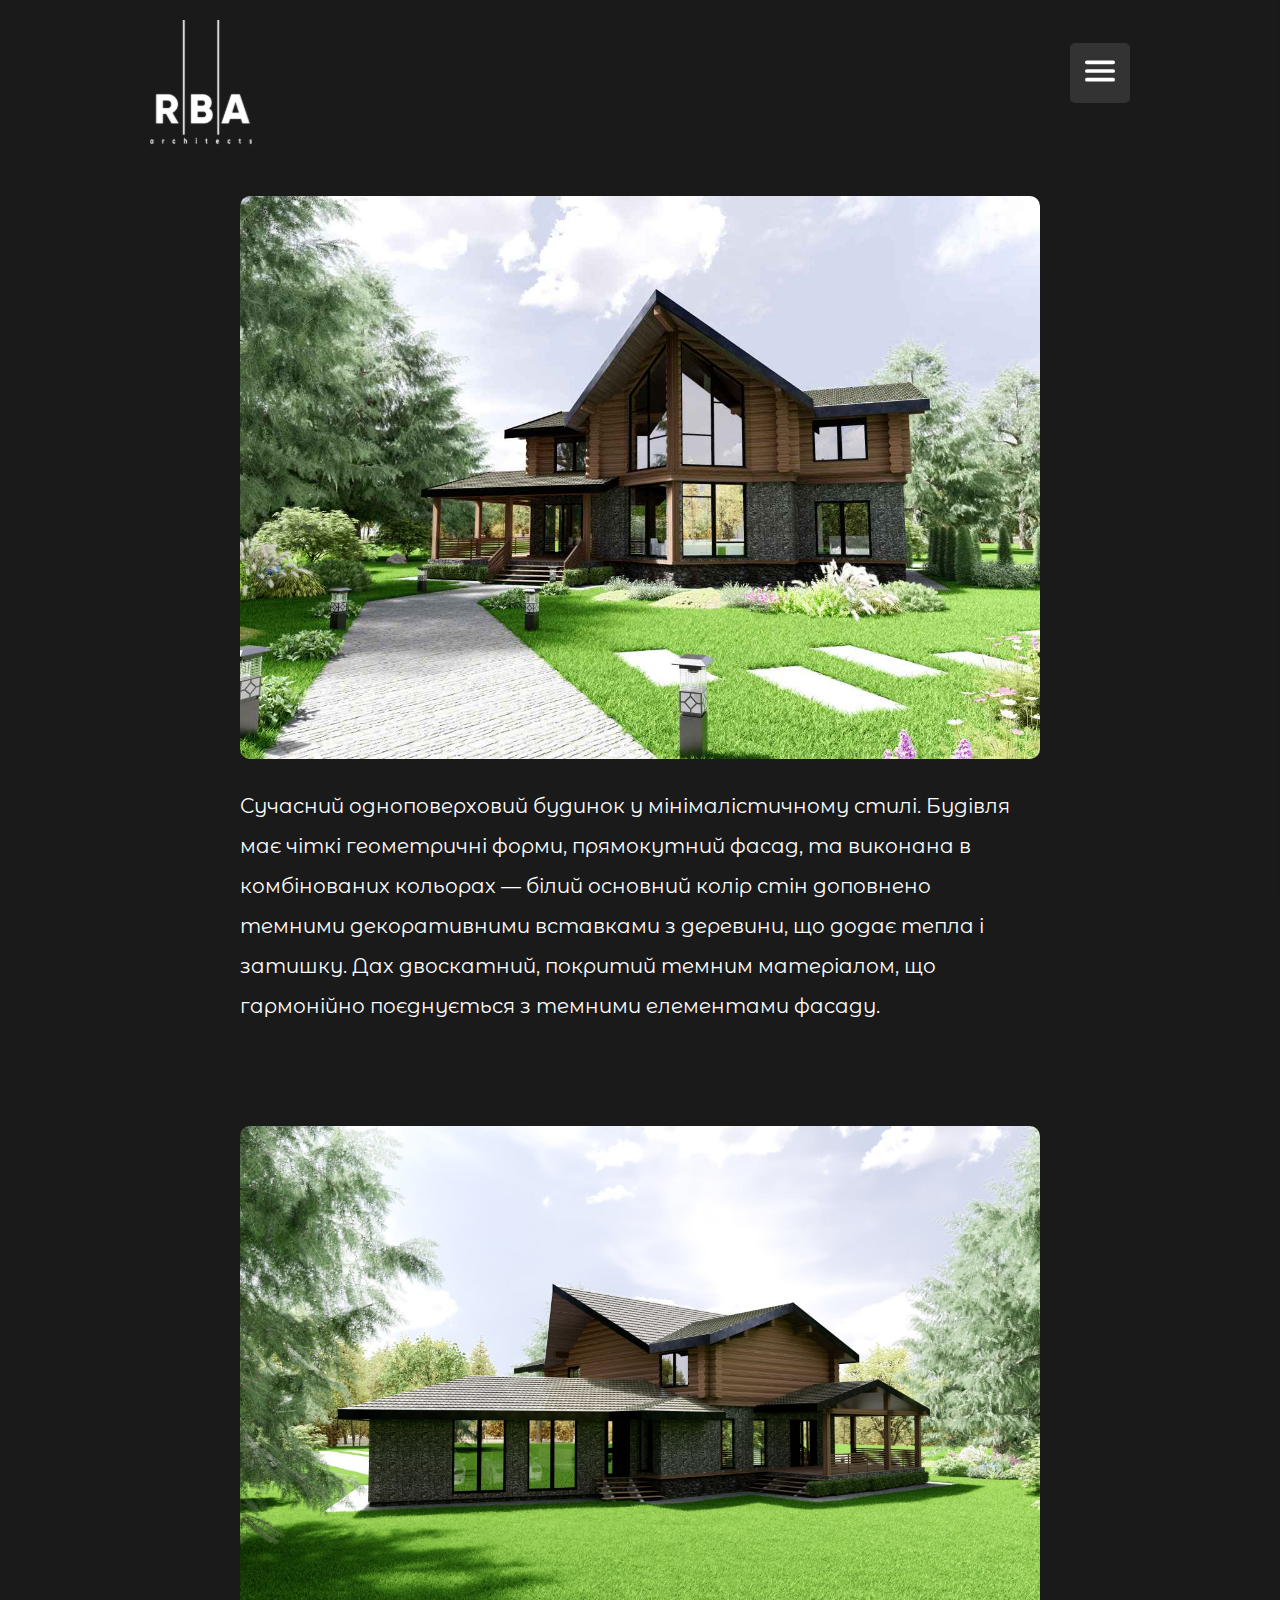
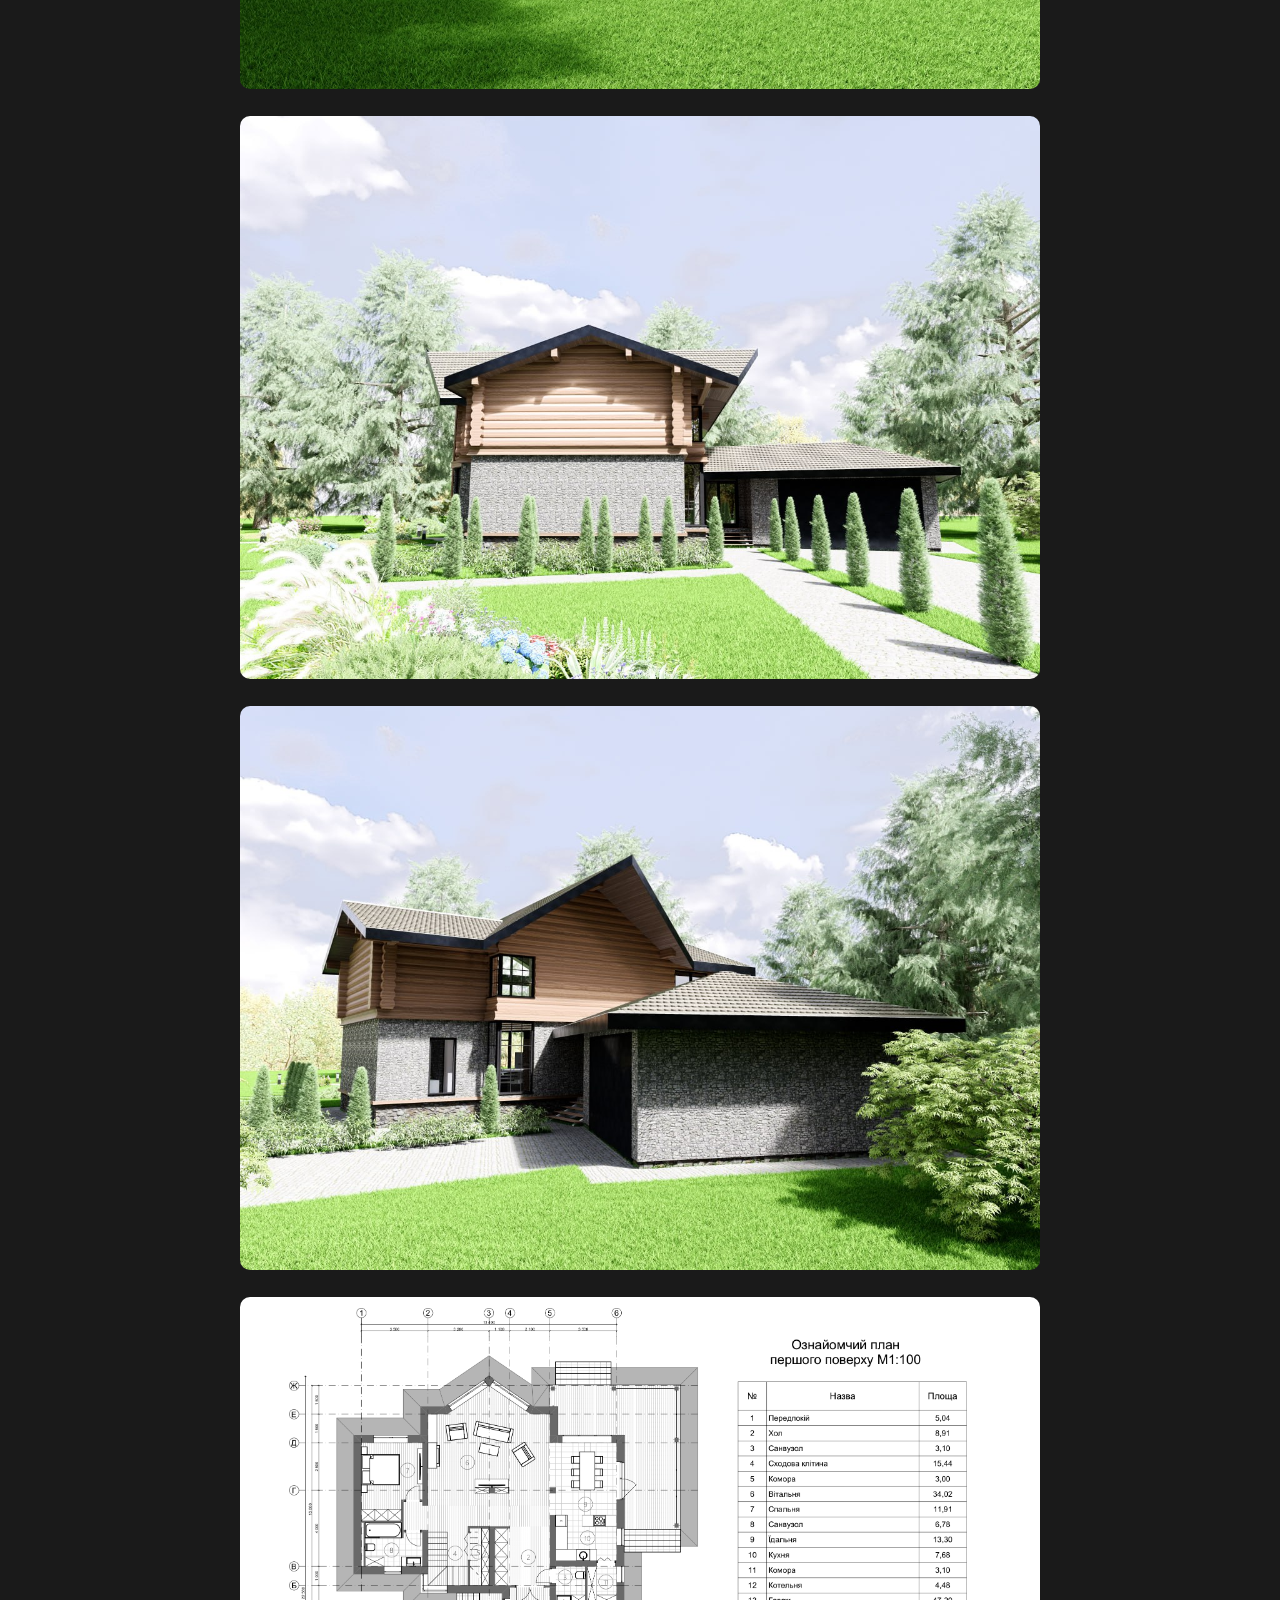
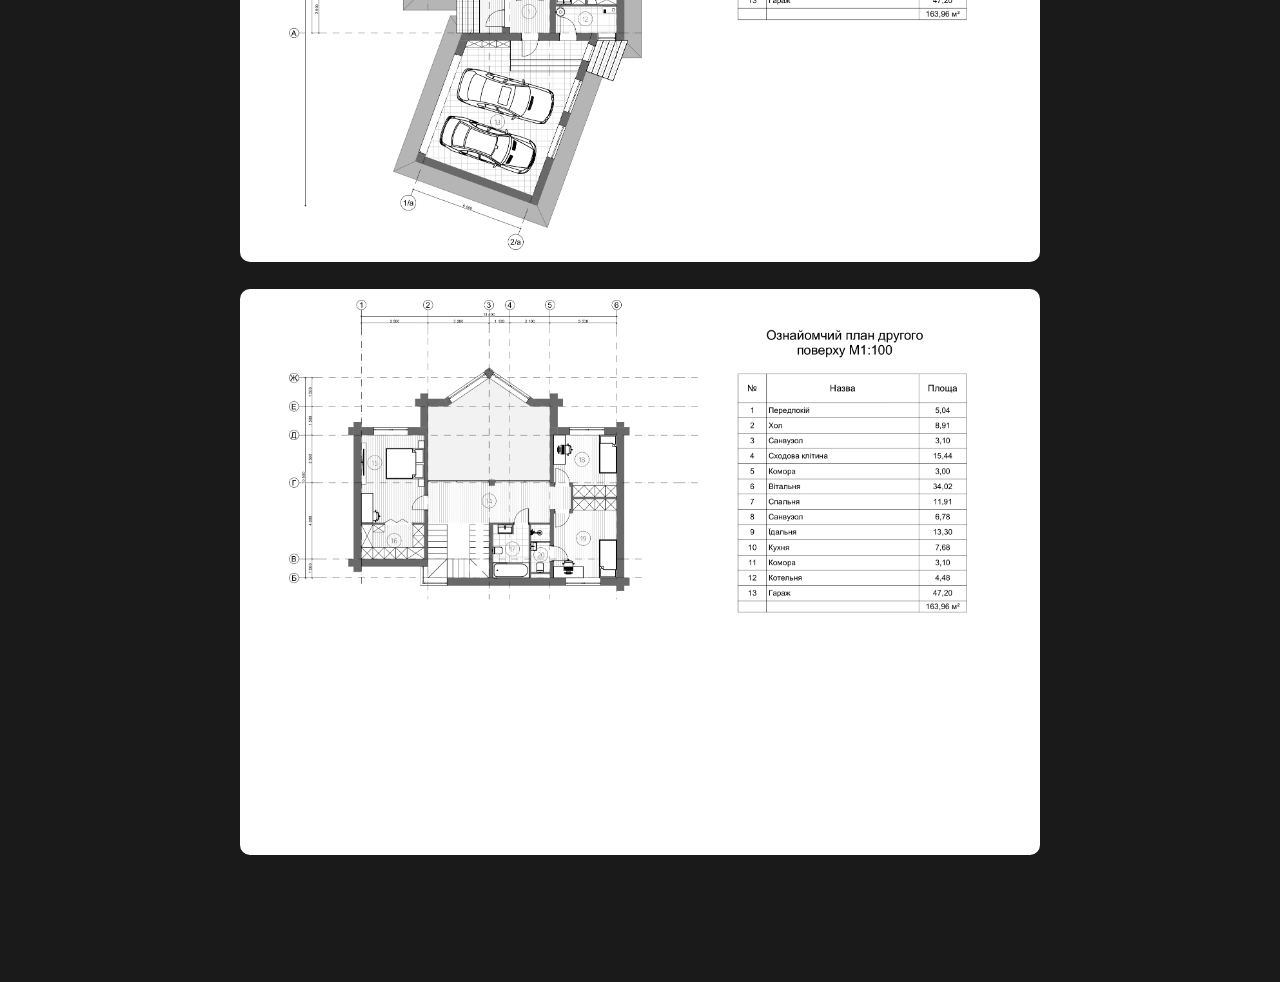
<file: products/house-4/index.html>
<!DOCTYPE html>
<html lang="en">
<head>
    <meta charset="UTF-8">
    <meta name="viewport" content="width=device-width, initial-scale=1.0">
    <title>RBA</title>
    <link rel="preconnect" href="https://fonts.googleapis.com">
    <link rel="preconnect" href="https://fonts.gstatic.com" crossorigin>
    <link href="https://fonts.googleapis.com/css2?family=Montserrat+Alternates:ital,wght@0,100;0,200;0,300;0,400;0,500;0,600;0,700;0,800;0,900;1,100;1,200;1,300;1,400;1,500;1,600;1,700;1,800;1,900&display=swap" rel="stylesheet">
    <link rel="icon" href="../../images/header/logo.svg" type="logo">
    <link rel="stylesheet" href="../../css/style.css">
</head>
<body>
    <div class="wrapper flex">
        <!-- nav -->
        <aside class="aside-background">
            <nav class="nav-fixed">
                <a class="aside-logo" href="../../">
                    <img class="logo-image" src="../../images/header/logo.svg" alt="logo">
                </a>    
                <ul class="nav-fixed-ul">
                    <li class="nav-li"><a class="nav-link" href="../../projects/#architecture">Архітектура</a></li>
                    <li class="nav-li"><a class="nav-link" href="../../projects/#design">Дизайн</a></li>
                    <li class="nav-li"><a class="nav-link" href="../../projects/#commerce">Комерція</a></li>
                </ul>
                <ul class="nav-fixed-ul">
                    <li class="nav-li"><a class="nav-link contact-link" href="https://t.me/RBA_BOSS" target="_blank"><img src="../../images/aside/telegram.svg" alt="telegram">+38 (096) 792-95-36</a></li>
                    <li class="nav-li contact-li"><img src="../../images/aside/viber.svg" alt="viber"><span class="nav-link-contact-no-animation">+38 (096) 792-95-36</span></li>
                    <li class="nav-li"><a class="nav-link contact-link" href="https://www.facebook.com/profile.php?id=61567910008715&locale=uk_UA" target="_blank"><img src="../../images/aside/facebook.svg" alt="facebook"><span class="nav-link">rba_architect</span></a></li>
                    <li class="nav-li"><a class="nav-link contact-link" href="https://www.instagram.com/rba_architect/profilecard/?igsh=cHprYnB4b2kxYzgw" target="_blank"><img src="../../images/aside/instagram.svg" alt="instagram"><span class="nav-link">rba_architect</span></a></li>
                    <li class="nav-li"><a class="nav-link contact-link" href="mailto:rbarchitect000@gmail.com">rbarchitect000@gmail.com</a></li>
                </ul>
            </nav>
        </aside>
        <div>
            <!-- main -->
            <main class="main">
                <!-- header -->
                <header class="header">
                    <nav class="header-nav header-nav-flex">
                        <!-- header logo -->
                        <a class="header-logo" href="../../">
                            <img class="logo-image" src="../../images/header/logo.svg" alt="header logo">
                        </a>
                        <ul class="header-nav-ul">
                            <li class="header-nav-li"><a class="nav-link-favorite nav-link" href="../../projects/">Проекти</a></li>
                            <li class="header-nav-li"><a class="nav-link" href="../../#about">Про нас</a></li>
                            <li class="header-nav-li"><a class="nav-link" href="../../services-and-prices/">Послуги та ціни</a></li>
                            <li class="header-nav-li"><a class="nav-link" href="../../#contacts">Контакти</a></li>
                        </ul>
                        <!-- button sidebar -->
                        <button class="sidebar-button"  id="toggleSidebar">
                            <img class="sidebar-button-image" src="../../images/header/nav-button.svg" alt="nav-button">
                        </button>
                    </nav>
                </header>
                <!-- section image about -->
                <section class="section-about sections">
                    <img class="section-about-image" src="../../images/contents/architecture/house-4/HOUSE_4_SD_VZ_2024-09-01_2.jpg" alt="image main">
                    <div class="seciton-about-texts">
                        <p class="section-about-text-p">Сучасний одноповерховий будинок у мінімалістичному стилі. Будівля має чіткі геометричні форми, прямокутний фасад, та виконана в комбінованих кольорах — білий основний колір стін доповнено темними декоративними вставками з деревини, що додає тепла і затишку. Дах двоскатний, покритий темним матеріалом, що гармонійно поєднується з темними елементами фасаду.</p>
                    </div>
                </section>
                <!-- section images -->
                <section class="sections">
                    <div class="section-images">
                        <img class="section-image" src="../../images/contents/architecture/house-4/photo_2_2024-10-27_23-44-22.jpg" alt="image 2">
                        <img class="section-image" src="../../images/contents/architecture/house-4/photo_3_2024-10-27_23-44-22.jpg" alt="image 3">
                        <img class="section-image" src="../../images/contents/architecture/house-4/photo_4_2024-10-27_23-44-22.jpg" alt="image 4">
                        <img class="section-image" src="../../images/contents/architecture/house-4/5.jpg" alt="image 5">
                        <img class="section-image" src="../../images/contents/architecture/house-4/6.jpg" alt="image 6">
                    </div>
                </section>
            </main>
        </div>
    </div>
    <!-- sidebar -->
    <div class="sidebar" id="sidebar">
        <ul class="sibebar-ul">
            <li class="sidebar-li"><a class="nav-link-favorite sidebar-link" href="../../projects/">Проекти</a></li>
            <li class="sidebar-li"><a class="sidebar-link" href="../../services-and-prices/">Послуги та ціни</a></li>
            <li class="sidebar-li"><a class="sidebar-link sidebar-contact-link" href="https://t.me/RBA_BOSS" target="_blank"><img src="../../images/aside/telegram.svg" alt="telegram"><span>+38 (096) 792-95-36</span></a></li>
            <li class="sidebar-li contact-li"><img src="../../images/aside/viber.svg" alt="viber"><span>+38 (096) 792-95-36</span></li>
            <li class="sidebar-li"><a class="sidebar-link sidebar-contact-link" href="https://www.facebook.com/profile.php?id=61567910008715&locale=uk_UA" target="_blank"><img src="../../images/aside/facebook.svg" alt="facebook"><span>rba_architect</span></a></li>
            <li class="sidebar-li"><a class="sidebar-link sidebar-contact-link" href="https://www.instagram.com/rba_architect/profilecard/?igsh=cHprYnB4b2kxYzgw" target="_blank"><img src="../../images/aside/instagram.svg" alt="instagram"><span>rba_architect</span></a></li>
            <li class="sidebar-li"><a class="sidebar-link sidebar-contact-link" href="mailto:rbarchitect000@gmail.com">rbarchitect000@gmail.com</a></li>
        </ul>
    </div>
    <!-- sidebar javascript -->
    <script src="../../scripts/sidebar.js"></script>
</body>
</html>
</file>
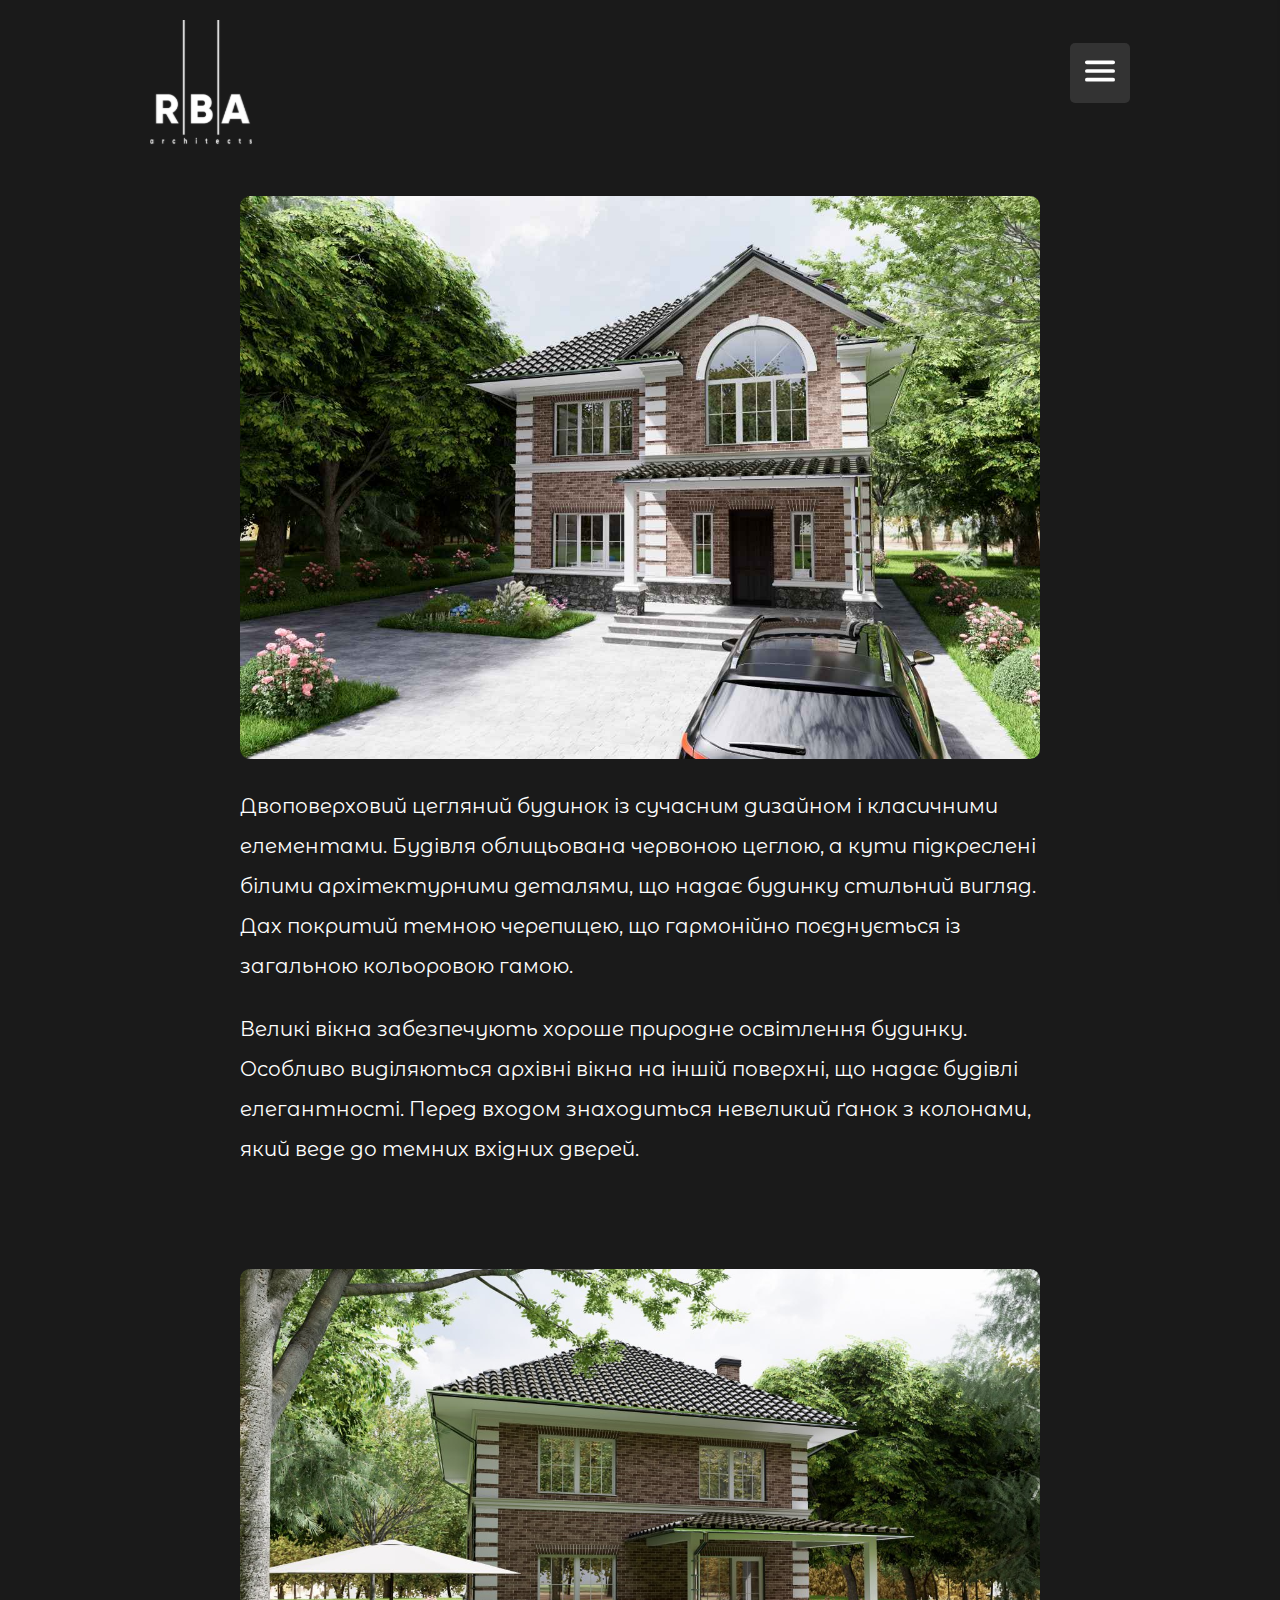
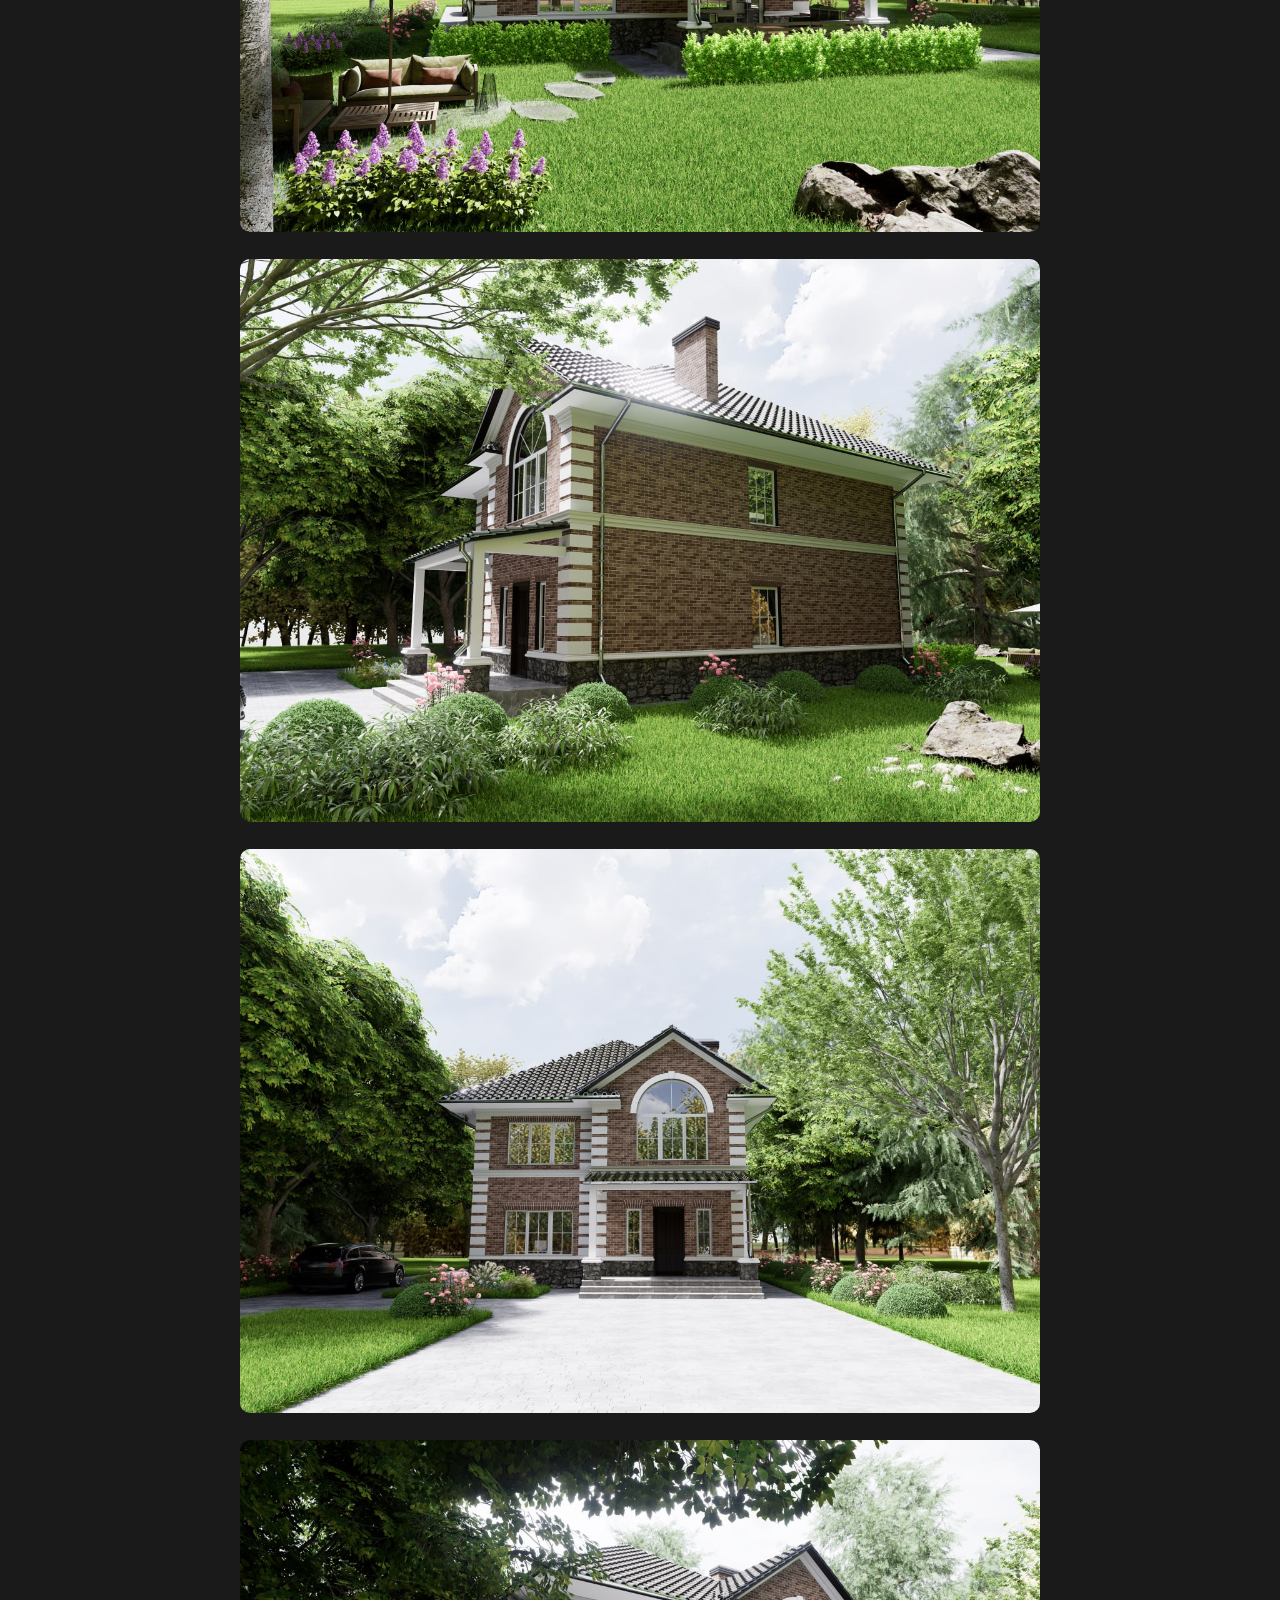
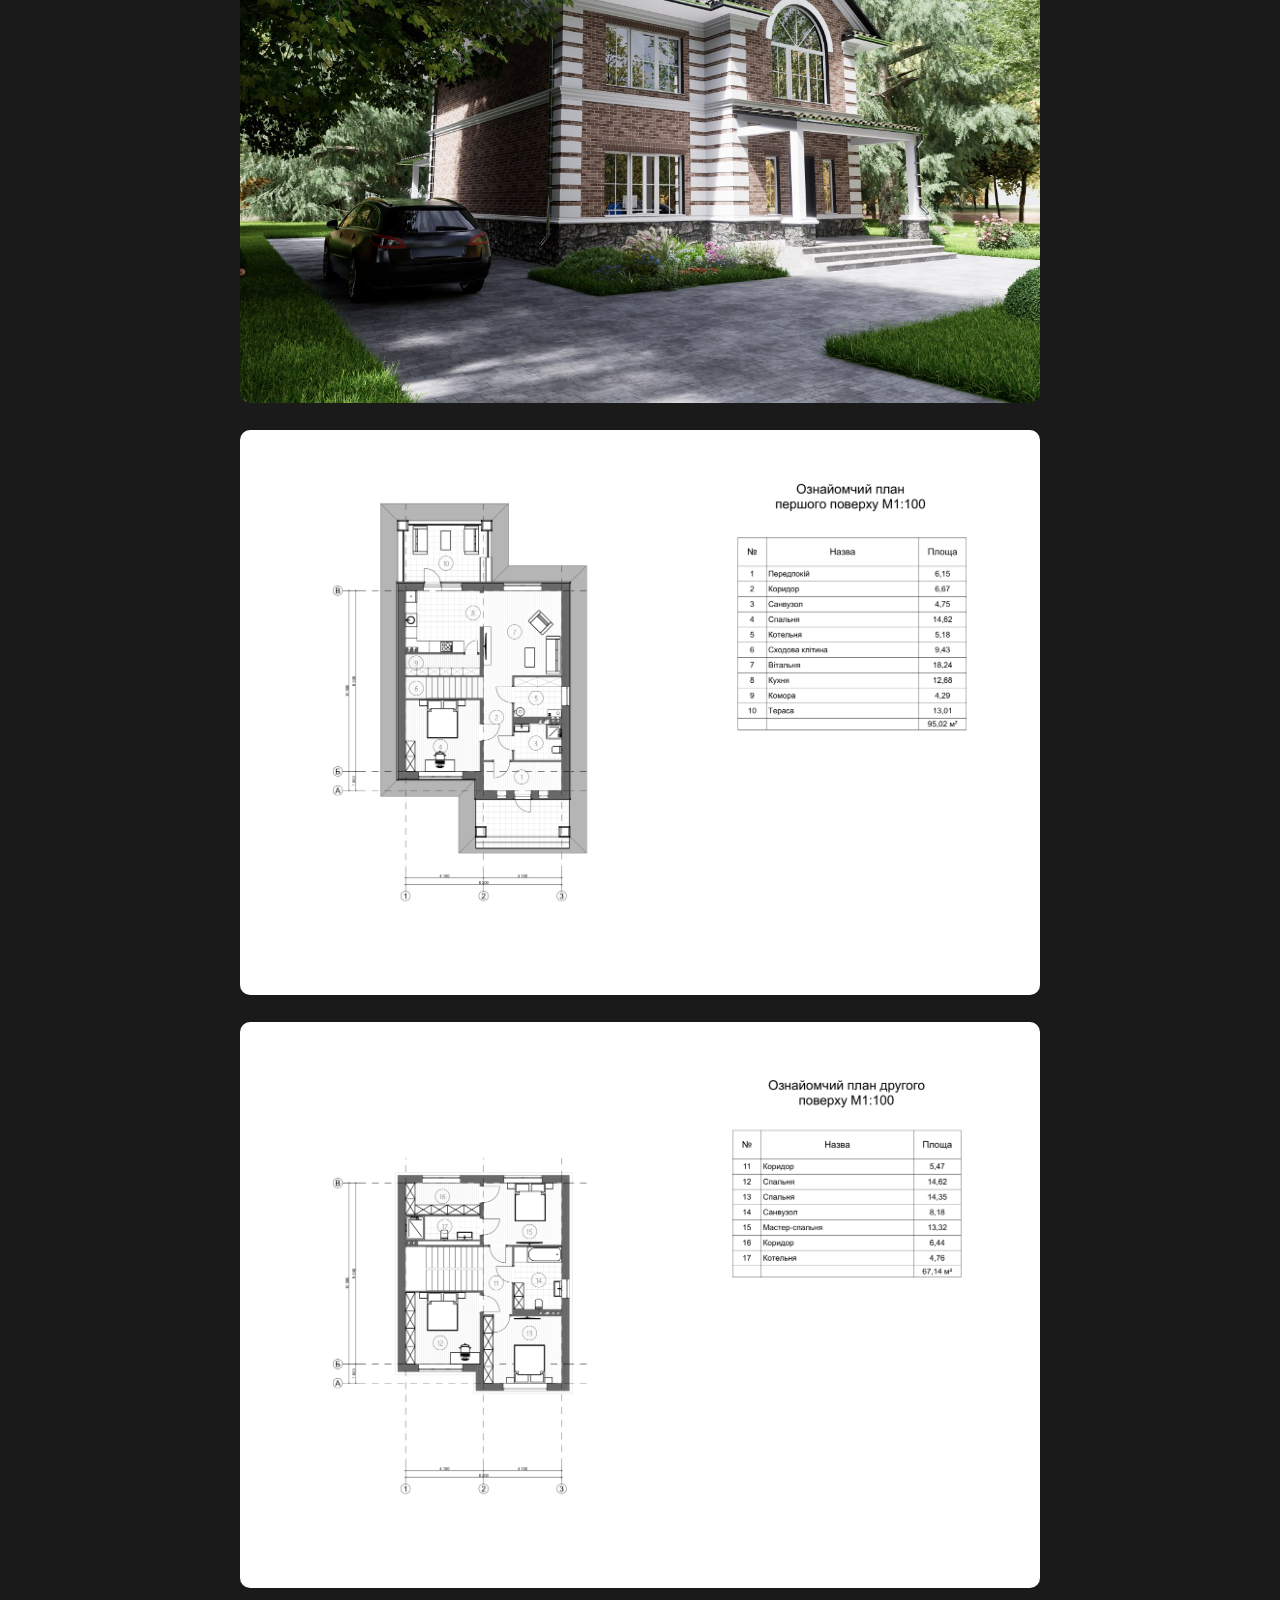
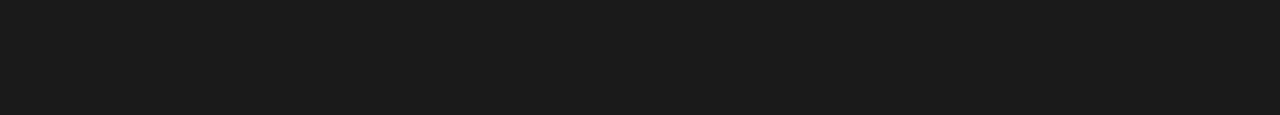
<file: products/house-5/index.html>
<!DOCTYPE html>
<html lang="en">
<head>
    <meta charset="UTF-8">
    <meta name="viewport" content="width=device-width, initial-scale=1.0">
    <title>RBA</title>
    <link rel="preconnect" href="https://fonts.googleapis.com">
    <link rel="preconnect" href="https://fonts.gstatic.com" crossorigin>
    <link href="https://fonts.googleapis.com/css2?family=Montserrat+Alternates:ital,wght@0,100;0,200;0,300;0,400;0,500;0,600;0,700;0,800;0,900;1,100;1,200;1,300;1,400;1,500;1,600;1,700;1,800;1,900&display=swap" rel="stylesheet">
    <link rel="icon" href="../../images/header/logo.svg" type="logo">
    <link rel="stylesheet" href="../../css/style.css">
</head>
<body>
    <div class="wrapper flex">
        <!-- nav -->
        <aside class="aside-background">
            <nav class="nav-fixed">
                <a class="aside-logo" href="../../">
                    <img class="logo-image" src="../../images/header/logo.svg" alt="logo">
                </a>    
                <ul class="nav-fixed-ul">
                    <li class="nav-li"><a class="nav-link" href="../../projects/#architecture">Архітектура</a></li>
                    <li class="nav-li"><a class="nav-link" href="../../projects/#design">Дизайн</a></li>
                    <li class="nav-li"><a class="nav-link" href="../../projects/#commerce">Комерція</a></li>
                </ul>
                <ul class="nav-fixed-ul">
                    <li class="nav-li"><a class="nav-link contact-link" href="https://t.me/RBA_BOSS" target="_blank"><img src="../../images/aside/telegram.svg" alt="telegram">+38 (096) 792-95-36</a></li>
                    <li class="nav-li contact-li"><img src="../../images/aside/viber.svg" alt="viber"><span class="nav-link-contact-no-animation">+38 (096) 792-95-36</span></li>
                    <li class="nav-li"><a class="nav-link contact-link" href="https://www.facebook.com/profile.php?id=61567910008715&locale=uk_UA" target="_blank"><img src="../../images/aside/facebook.svg" alt="facebook"><span class="nav-link">rba_architect</span></a></li>
                    <li class="nav-li"><a class="nav-link contact-link" href="https://www.instagram.com/rba_architect/profilecard/?igsh=cHprYnB4b2kxYzgw" target="_blank"><img src="../../images/aside/instagram.svg" alt="instagram"><span class="nav-link">rba_architect</span></a></li>
                    <li class="nav-li"><a class="nav-link contact-link" href="mailto:rbarchitect000@gmail.com">rbarchitect000@gmail.com</a></li>
                </ul>
            </nav>
        </aside>
        <div>
            <!-- main -->
            <main class="main">
                <!-- header -->
                <header class="header">
                    <nav class="header-nav header-nav-flex">
                        <!-- header logo -->
                        <a class="header-logo" href="../../">
                            <img class="logo-image" src="../../images/header/logo.svg" alt="header logo">
                        </a>
                        <ul class="header-nav-ul">
                            <li class="header-nav-li"><a class="nav-link-favorite nav-link" href="../../projects/">Проекти</a></li>
                            <li class="header-nav-li"><a class="nav-link" href="../../#about">Про нас</a></li>
                            <li class="header-nav-li"><a class="nav-link" href="../../services-and-prices/">Послуги та ціни</a></li>
                            <li class="header-nav-li"><a class="nav-link" href="../../#contacts">Контакти</a></li>
                        </ul>
                        <!-- button sidebar -->
                        <button class="sidebar-button"  id="toggleSidebar">
                            <img class="sidebar-button-image" src="../../images/header/nav-button.svg" alt="nav-button">
                        </button>
                    </nav>
                </header>
                <!-- section image about -->
                <section class="section-about sections">
                    <img class="section-about-image" src="../../images/contents/architecture/house-5/HOUSE_5_SD_VZ_2024-09-01_5.jpg" alt="image main">
                    <div class="seciton-about-texts">
                        <p class="section-about-text-p">Двоповерховий цегляний будинок із сучасним дизайном і класичними елементами. Будівля облицьована червоною цеглою, а кути підкреслені білими архітектурними деталями, що надає будинку стильний вигляд. Дах покритий темною черепицею, що гармонійно поєднується із загальною кольоровою гамою.</p>
                        <p class="section-about-text-p">Великі вікна забезпечують хороше природне освітлення будинку. Особливо виділяються архівні вікна на іншій поверхні, що надає будівлі елегантності. Перед входом знаходиться невеликий ґанок з колонами, який веде до темних вхідних дверей.</p>
                    </div>
                </section>
                <!-- section images -->
                <section class="sections">
                    <div class="section-images">
                        <img class="section-image" src="../../images/contents/architecture/house-5/photo_1_2024-10-27_23-52-24.jpg" alt="image 2">
                        <img class="section-image" src="../../images/contents/architecture/house-5/photo_2_2024-10-27_23-52-24.jpg" alt="image 3">
                        <img class="section-image" src="../../images/contents/architecture/house-5/photo_4_2024-10-27_23-52-24.jpg" alt="image 4">
                        <img class="section-image" src="../../images/contents/architecture/house-5/photo_5_2024-10-27_23-52-24.jpg" alt="image 5">
                        <img class="section-image" src="../../images/contents/architecture/house-5/Д5-1.png" alt="image 6">
                        <img class="section-image" src="../../images/contents/architecture/house-5/Д5-2.png" alt="image 7">
                    </div>
                </section>
            </main>
        </div>
    </div>
    <!-- sidebar -->
    <div class="sidebar" id="sidebar">
        <ul class="sibebar-ul">
            <li class="sidebar-li"><a class="nav-link-favorite sidebar-link" href="../../projects/">Проекти</a></li>
            <li class="sidebar-li"><a class="sidebar-link" href="../../services-and-prices/">Послуги та ціни</a></li>
            <li class="sidebar-li"><a class="sidebar-link sidebar-contact-link" href="https://t.me/RBA_BOSS" target="_blank"><img src="../../images/aside/telegram.svg" alt="telegram"><span>+38 (096) 792-95-36</span></a></li>
            <li class="sidebar-li contact-li"><img src="../../images/aside/viber.svg" alt="viber"><span>+38 (096) 792-95-36</span></li>
            <li class="sidebar-li"><a class="sidebar-link sidebar-contact-link" href="https://www.facebook.com/profile.php?id=61567910008715&locale=uk_UA" target="_blank"><img src="../../images/aside/facebook.svg" alt="facebook"><span>rba_architect</span></a></li>
            <li class="sidebar-li"><a class="sidebar-link sidebar-contact-link" href="https://www.instagram.com/rba_architect/profilecard/?igsh=cHprYnB4b2kxYzgw" target="_blank"><img src="../../images/aside/instagram.svg" alt="instagram"><span>rba_architect</span></a></li>
            <li class="sidebar-li"><a class="sidebar-link sidebar-contact-link" href="mailto:rbarchitect000@gmail.com">rbarchitect000@gmail.com</a></li>
        </ul>
    </div>
    <!-- sidebar javascript -->
    <script src="../../scripts/sidebar.js"></script>
</body>
</html>
</file>
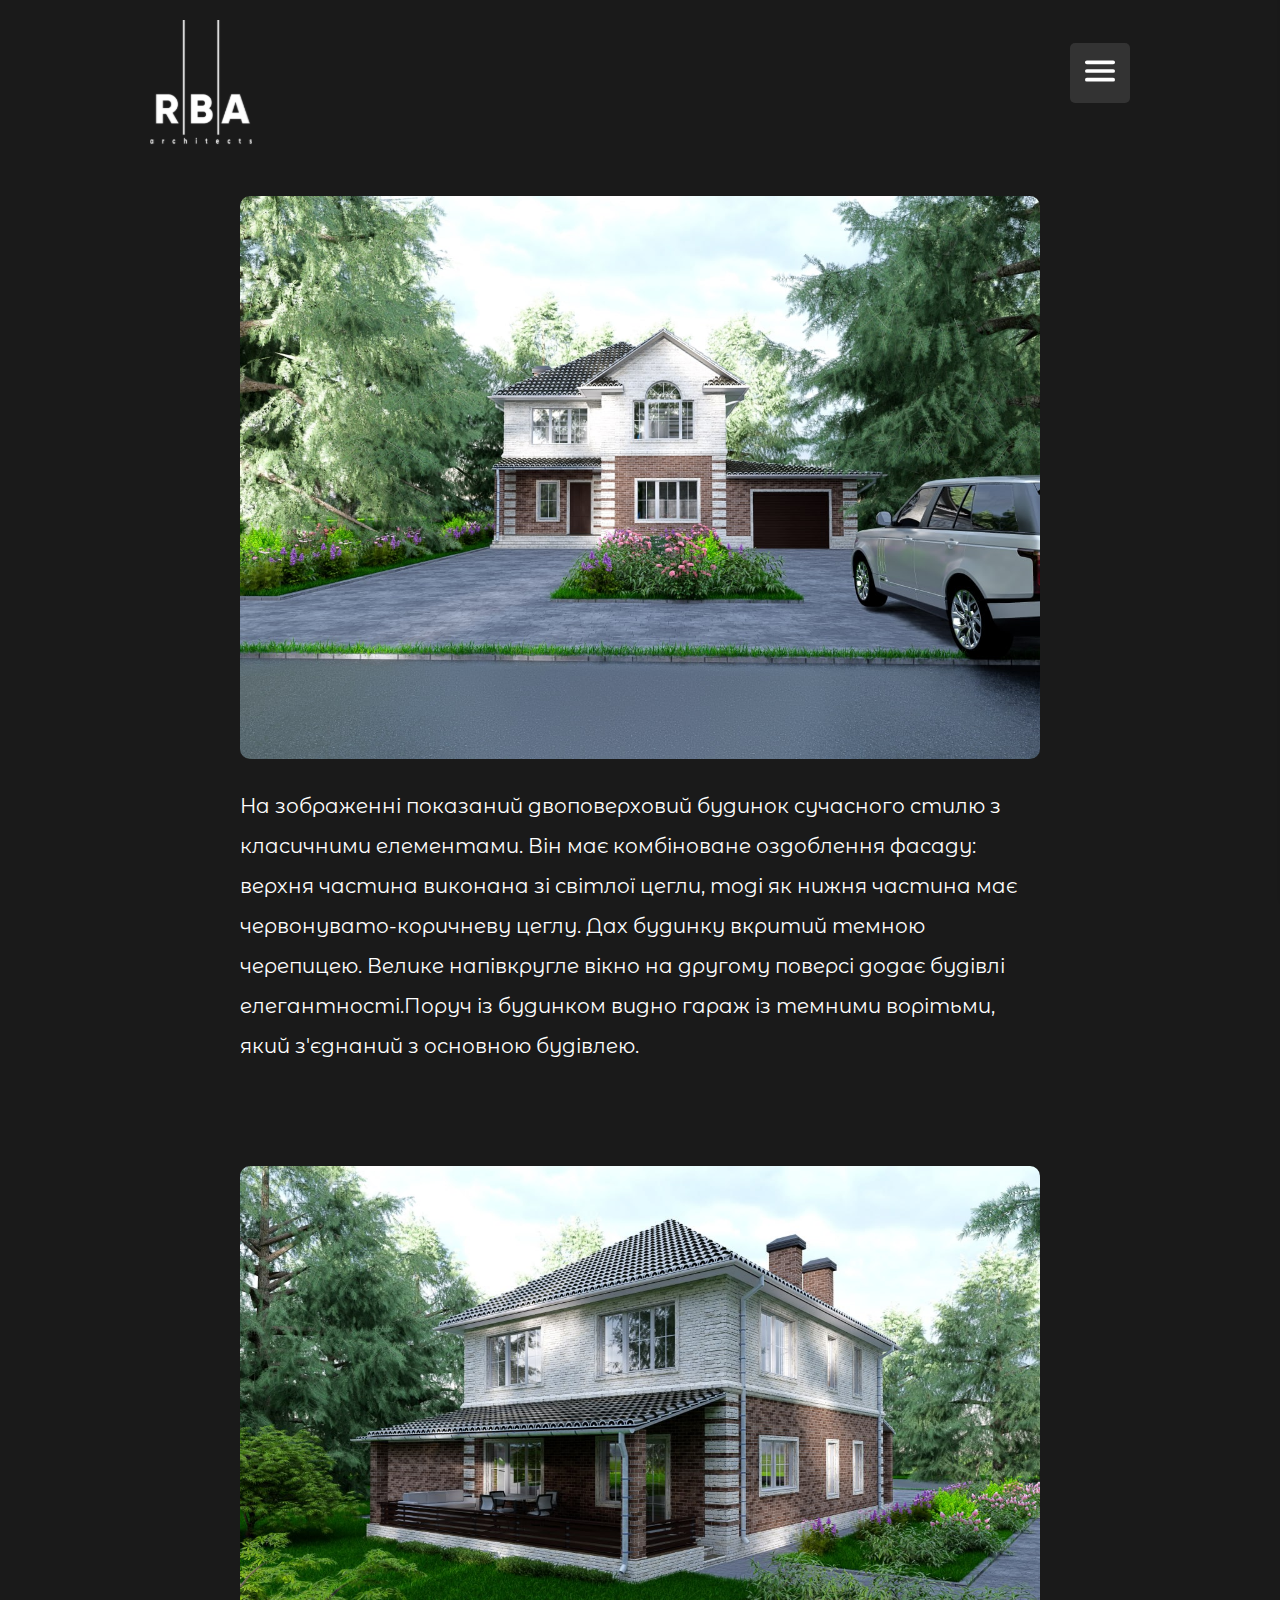
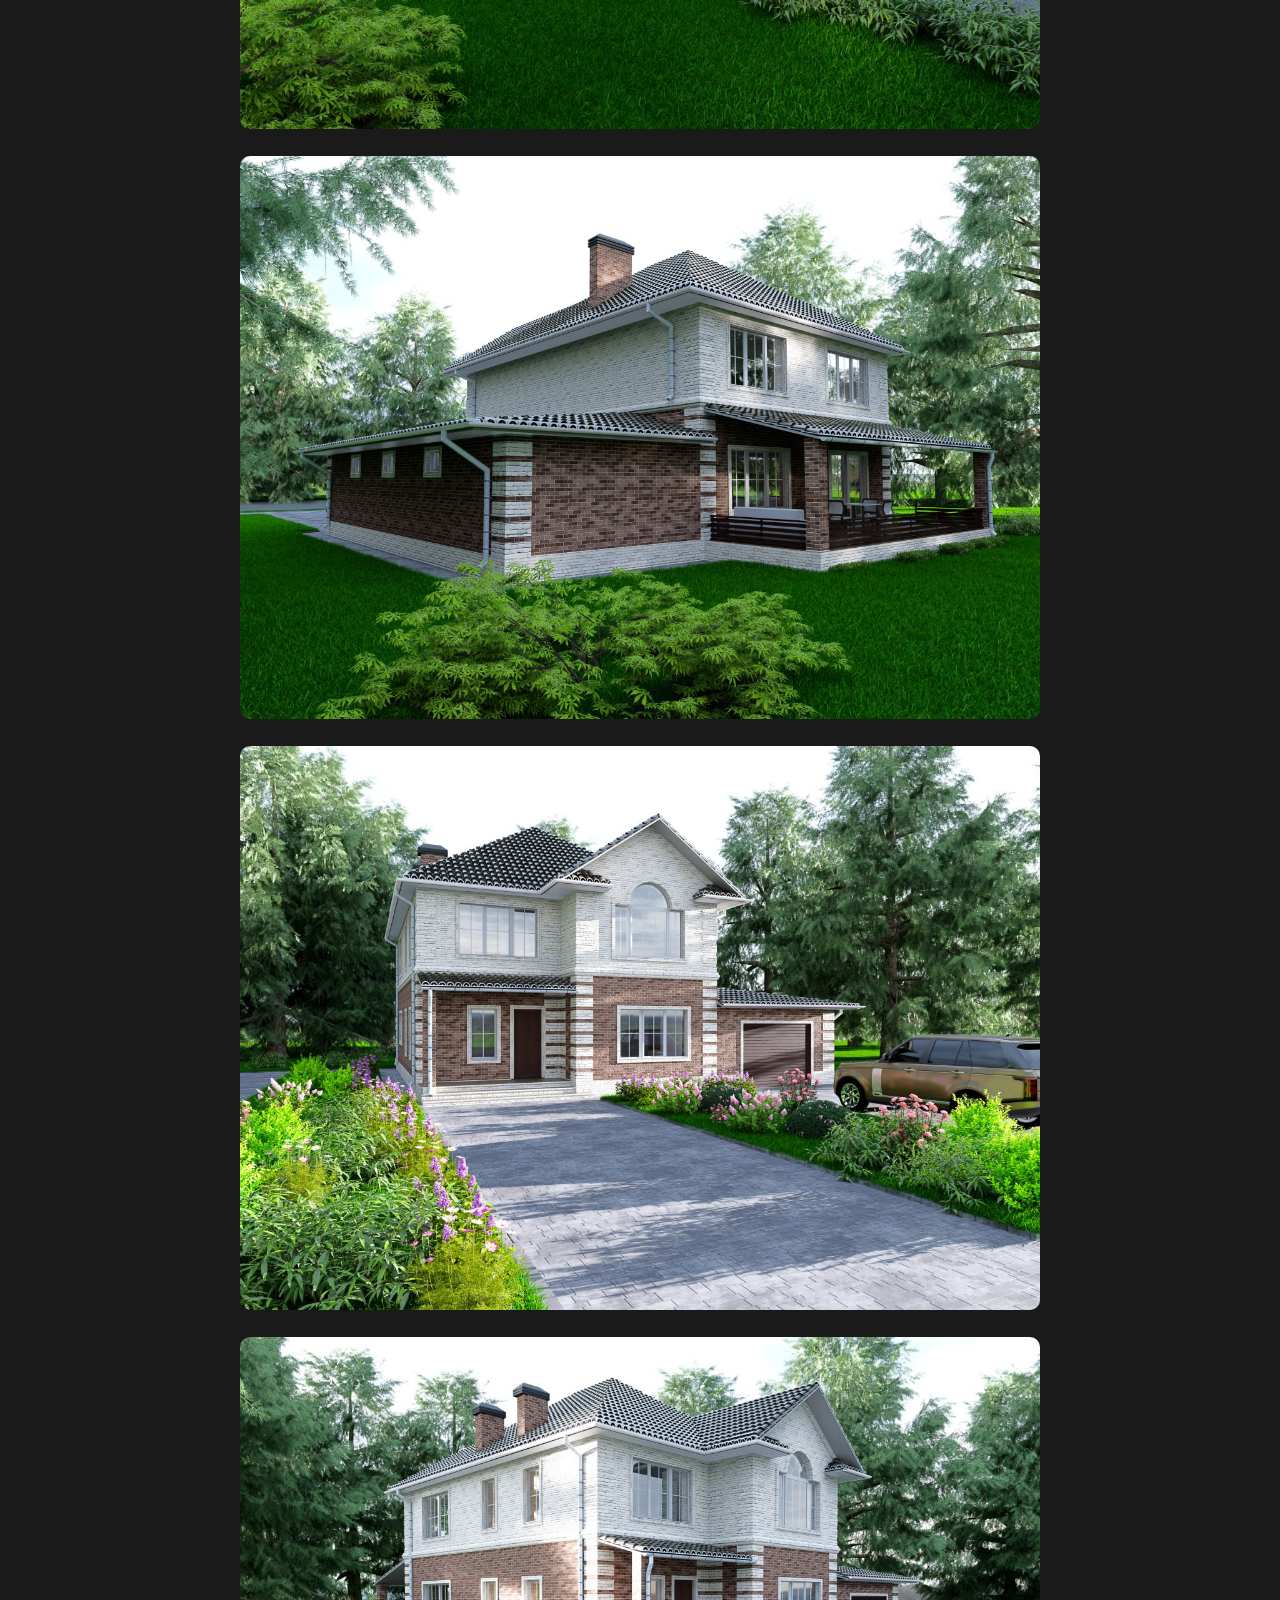
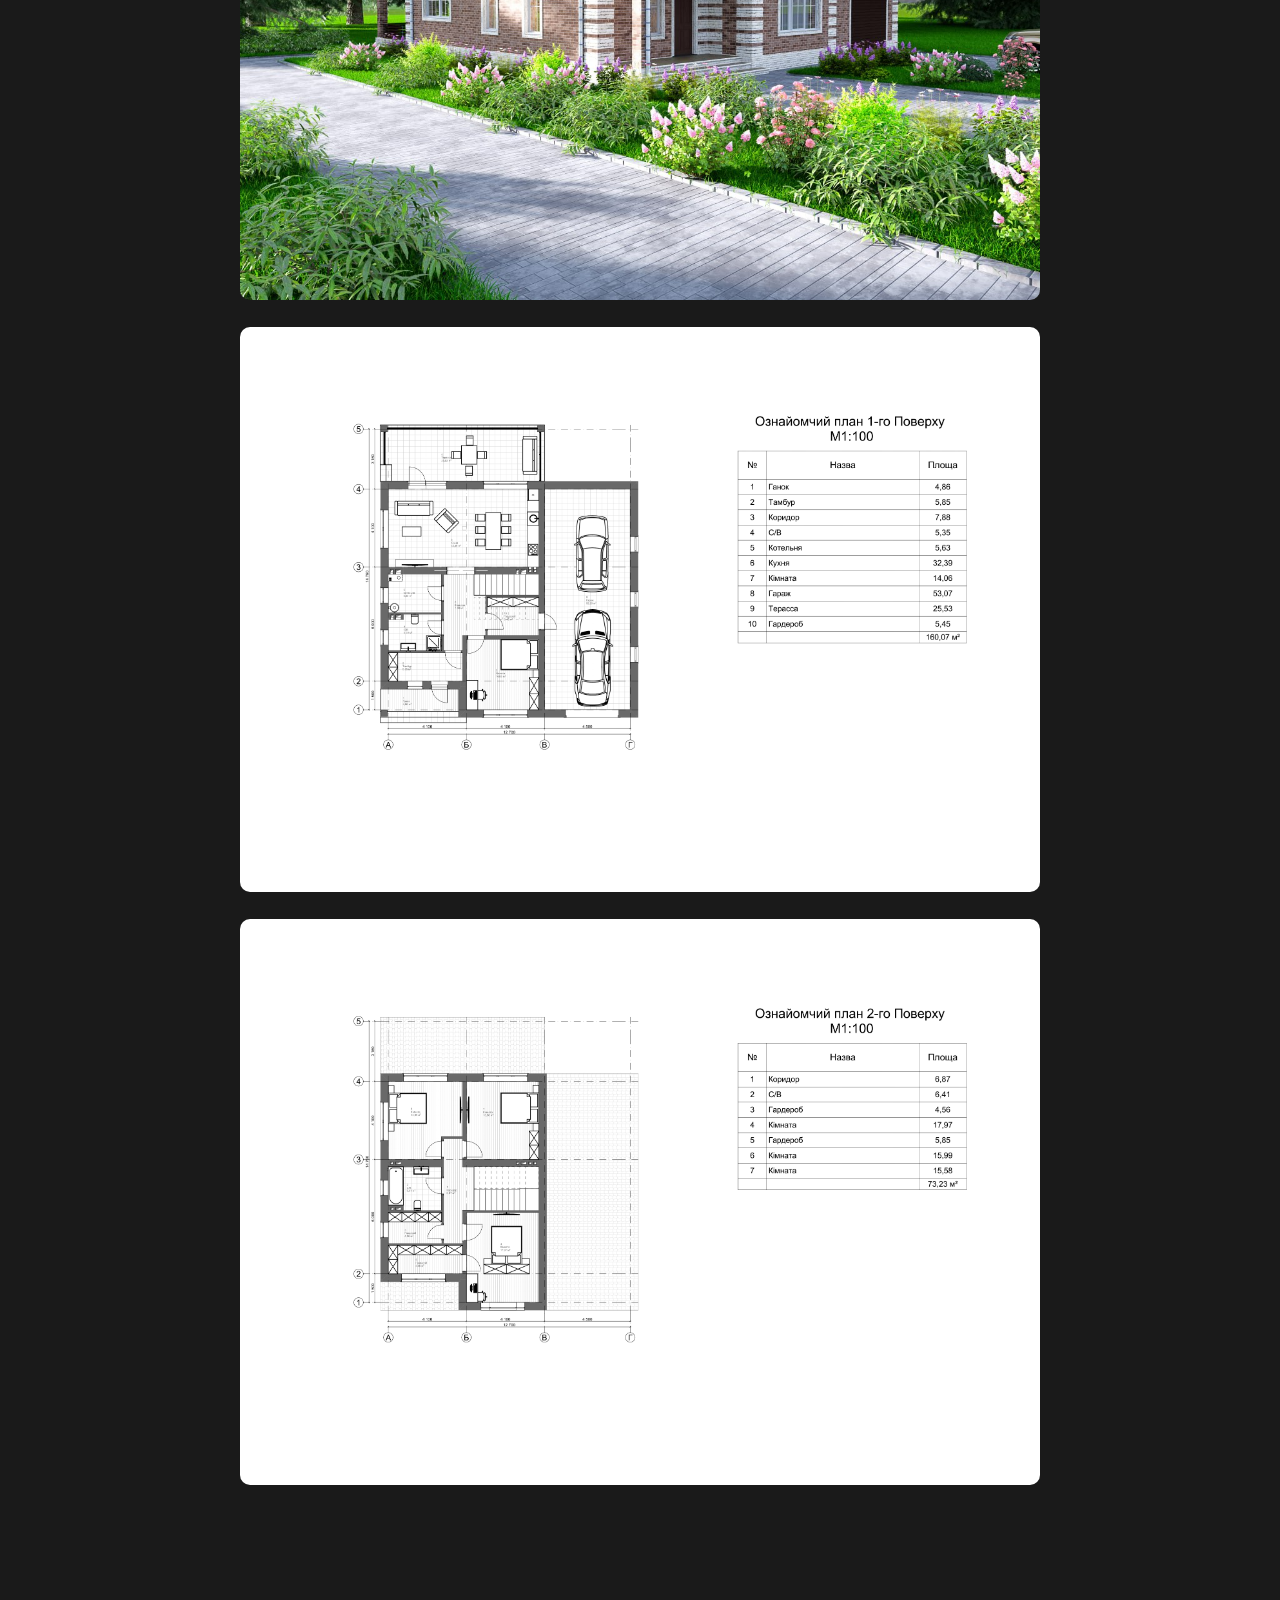
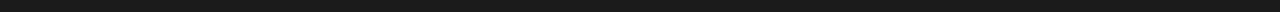
<file: products/house-6/index.html>
<!DOCTYPE html>
<html lang="en">
<head>
    <meta charset="UTF-8">
    <meta name="viewport" content="width=device-width, initial-scale=1.0">
    <title>RBA</title>
    <link rel="preconnect" href="https://fonts.googleapis.com">
    <link rel="preconnect" href="https://fonts.gstatic.com" crossorigin>
    <link href="https://fonts.googleapis.com/css2?family=Montserrat+Alternates:ital,wght@0,100;0,200;0,300;0,400;0,500;0,600;0,700;0,800;0,900;1,100;1,200;1,300;1,400;1,500;1,600;1,700;1,800;1,900&display=swap" rel="stylesheet">
    <link rel="icon" href="../../images/header/logo.svg" type="logo">
    <link rel="stylesheet" href="../../css/style.css">
</head>
<body>
    <div class="wrapper flex">
        <!-- nav -->
        <aside class="aside-background">
            <nav class="nav-fixed">
                <a class="aside-logo" href="../../">
                    <img class="logo-image" src="../../images/header/logo.svg" alt="logo">
                </a>    
                <ul class="nav-fixed-ul">
                    <li class="nav-li"><a class="nav-link" href="../../projects/#architecture">Архітектура</a></li>
                    <li class="nav-li"><a class="nav-link" href="../../projects/#design">Дизайн</a></li>
                    <li class="nav-li"><a class="nav-link" href="../../projects/#commerce">Комерція</a></li>
                </ul>
                <ul class="nav-fixed-ul">
                    <li class="nav-li"><a class="nav-link contact-link" href="https://t.me/RBA_BOSS" target="_blank"><img src="../../images/aside/telegram.svg" alt="telegram">+38 (096) 792-95-36</a></li>
                    <li class="nav-li contact-li"><img src="../../images/aside/viber.svg" alt="viber"><span class="nav-link-contact-no-animation">+38 (096) 792-95-36</span></li>
                    <li class="nav-li"><a class="nav-link contact-link" href="https://www.facebook.com/profile.php?id=61567910008715&locale=uk_UA" target="_blank"><img src="../../images/aside/facebook.svg" alt="facebook"><span class="nav-link">rba_architect</span></a></li>
                    <li class="nav-li"><a class="nav-link contact-link" href="https://www.instagram.com/rba_architect/profilecard/?igsh=cHprYnB4b2kxYzgw" target="_blank"><img src="../../images/aside/instagram.svg" alt="instagram"><span class="nav-link">rba_architect</span></a></li>
                    <li class="nav-li"><a class="nav-link contact-link" href="mailto:rbarchitect000@gmail.com">rbarchitect000@gmail.com</a></li>
                </ul>
            </nav>
        </aside>
        <div>
            <!-- main -->
            <main class="main">
                <!-- header -->
                <header class="header">
                    <nav class="header-nav header-nav-flex">
                        <!-- header logo -->
                        <a class="header-logo" href="../../">
                            <img class="logo-image" src="../../images/header/logo.svg" alt="header logo">
                        </a>
                        <ul class="header-nav-ul">
                            <li class="header-nav-li"><a class="nav-link-favorite nav-link" href="../../projects/">Проекти</a></li>
                            <li class="header-nav-li"><a class="nav-link" href="../../#about">Про нас</a></li>
                            <li class="header-nav-li"><a class="nav-link" href="../../services-and-prices/">Послуги та ціни</a></li>
                            <li class="header-nav-li"><a class="nav-link" href="../../#contacts">Контакти</a></li>
                        </ul>
                        <!-- button sidebar -->
                        <button class="sidebar-button"  id="toggleSidebar">
                            <img class="sidebar-button-image" src="../../images/header/nav-button.svg" alt="nav-button">
                        </button>
                    </nav>
                </header>
                <!-- section image about -->
                <section class="section-about sections">
                    <img class="section-about-image" src="../../images/contents/architecture/house-6/HOUSE_6_SD_VZ_2024-09-01_1.jpg" alt="">
                    <div class="seciton-about-texts">
                        <p class="section-about-text-p">На зображенні показаний двоповерховий будинок сучасного стилю з класичними елементами. Він має комбіноване оздоблення фасаду: верхня частина виконана зі світлої цегли, тоді як нижня частина має червонувато-коричневу цеглу. Дах будинку вкритий темною черепицею. Велике напівкругле вікно на другому поверсі додає будівлі елегантності.Поруч із будинком видно гараж із темними ворітьми, який з'єднаний з основною будівлею.</p>
                    </div>
                </section>
                <!-- section images -->
                <section class="sections">
                    <div class="section-images">
                        <img class="section-image" src="../../images/contents/architecture/house-6/photo_1_2024-10-27_23-58-32.jpg" alt="house 2">
                        <img class="section-image" src="../../images/contents/architecture/house-6/photo_2_2024-10-27_23-58-32.jpg" alt="house 3">
                        <img class="section-image" src="../../images/contents/architecture/house-6/photo_3_2024-10-27_23-58-32.jpg" alt="house 4">
                        <img class="section-image" src="../../images/contents/architecture/house-6/photo_5_2024-10-27_23-58-32.jpg" alt="house 5">
                        <img class="section-image" src="../../images/contents/architecture/house-6/7.png" alt="house 6">
                        <img class="section-image" src="../../images/contents/architecture/house-6/8.png" alt="house 7">
                    </div>
                </section>
            </main>
        </div>
    </div>
    <!-- sidebar -->
    <div class="sidebar" id="sidebar">
        <ul class="sibebar-ul">
            <li class="sidebar-li"><a class="nav-link-favorite sidebar-link" href="../../projects/">Проекти</a></li>
            <li class="sidebar-li"><a class="sidebar-link" href="../../services-and-prices/">Послуги та ціни</a></li>
            <li class="sidebar-li"><a class="sidebar-link sidebar-contact-link" href="https://t.me/RBA_BOSS" target="_blank"><img src="../../images/aside/telegram.svg" alt="telegram"><span>+38 (096) 792-95-36</span></a></li>
            <li class="sidebar-li contact-li"><img src="../../images/aside/viber.svg" alt="viber"><span>+38 (096) 792-95-36</span></li>
            <li class="sidebar-li"><a class="sidebar-link sidebar-contact-link" href="https://www.facebook.com/profile.php?id=61567910008715&locale=uk_UA" target="_blank"><img src="../../images/aside/facebook.svg" alt="facebook"><span>rba_architect</span></a></li>
            <li class="sidebar-li"><a class="sidebar-link sidebar-contact-link" href="https://www.instagram.com/rba_architect/profilecard/?igsh=cHprYnB4b2kxYzgw" target="_blank"><img src="../../images/aside/instagram.svg" alt="instagram"><span>rba_architect</span></a></li>
            <li class="sidebar-li"><a class="sidebar-link sidebar-contact-link" href="mailto:rbarchitect000@gmail.com">rbarchitect000@gmail.com</a></li>
        </ul>
    </div>
    <!-- sidebar javascript -->
    <script src="../../scripts/sidebar.js"></script>
</body>
</html>
</file>
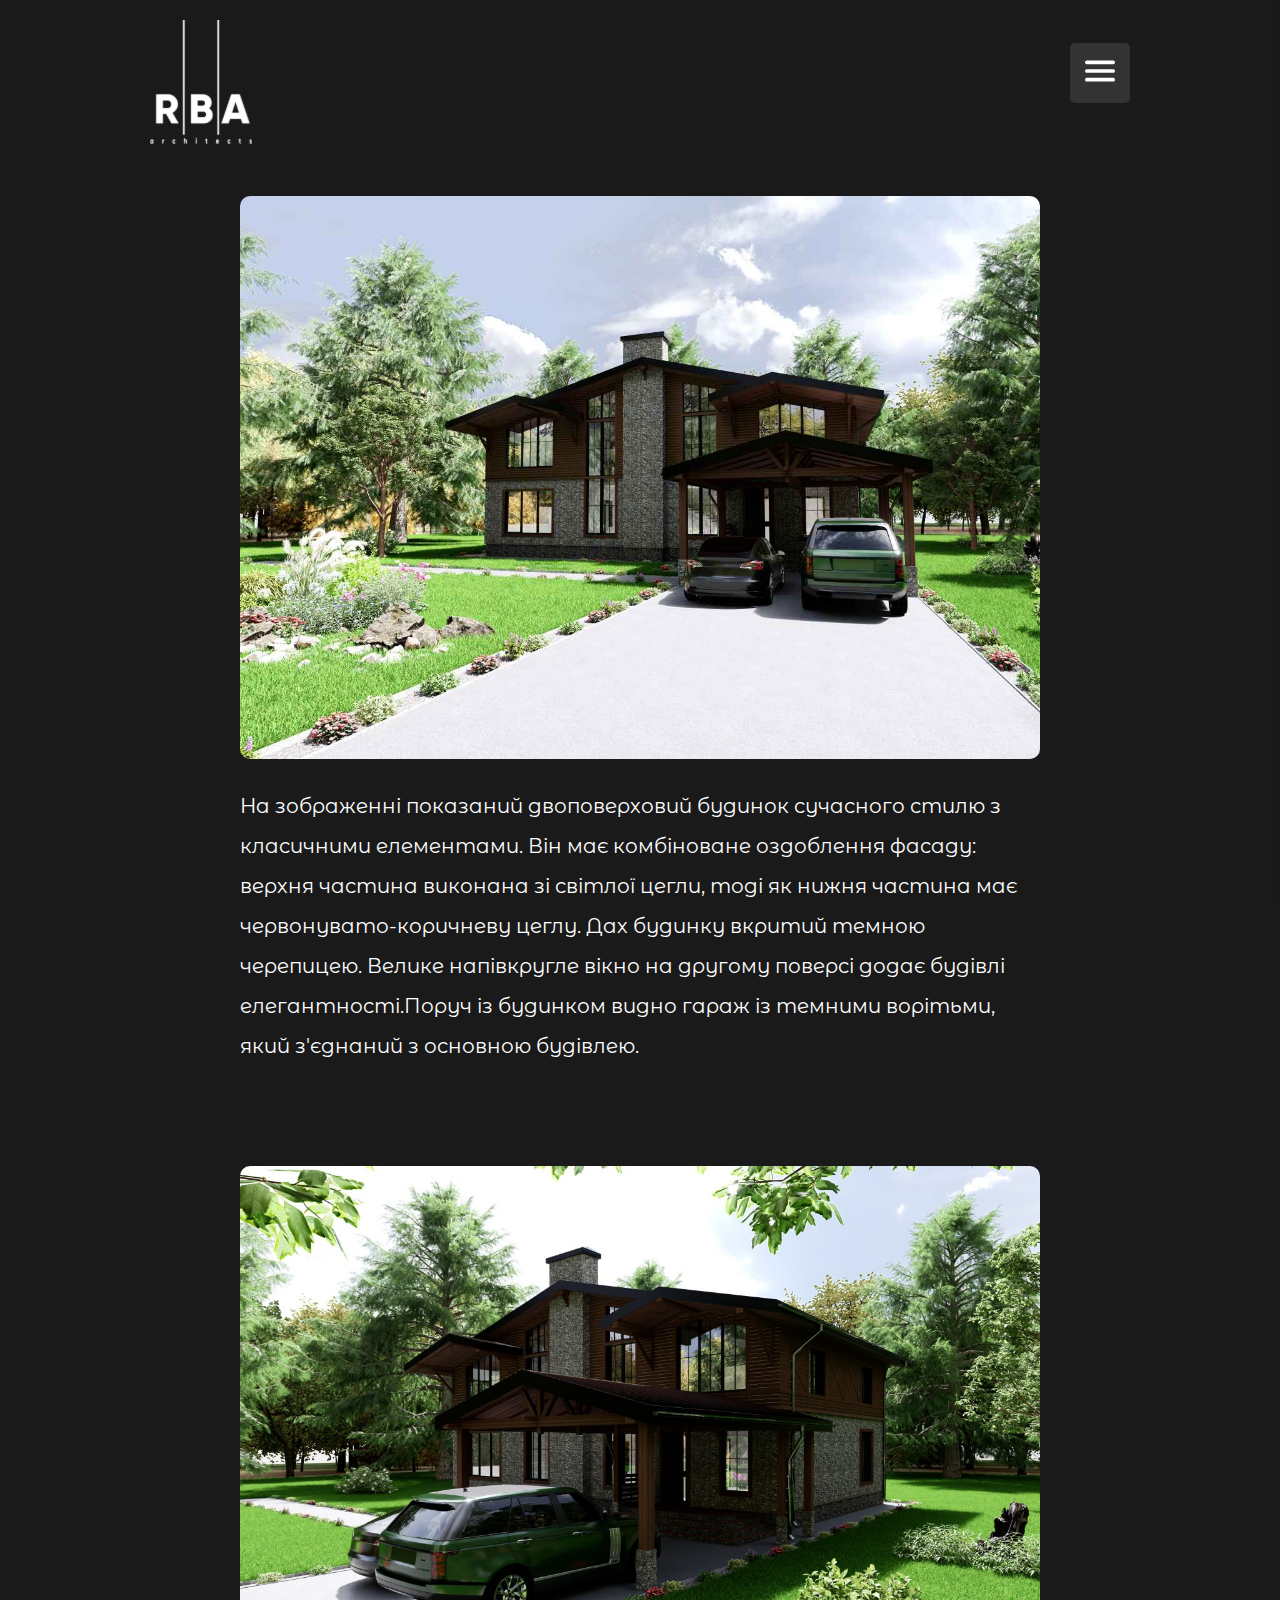
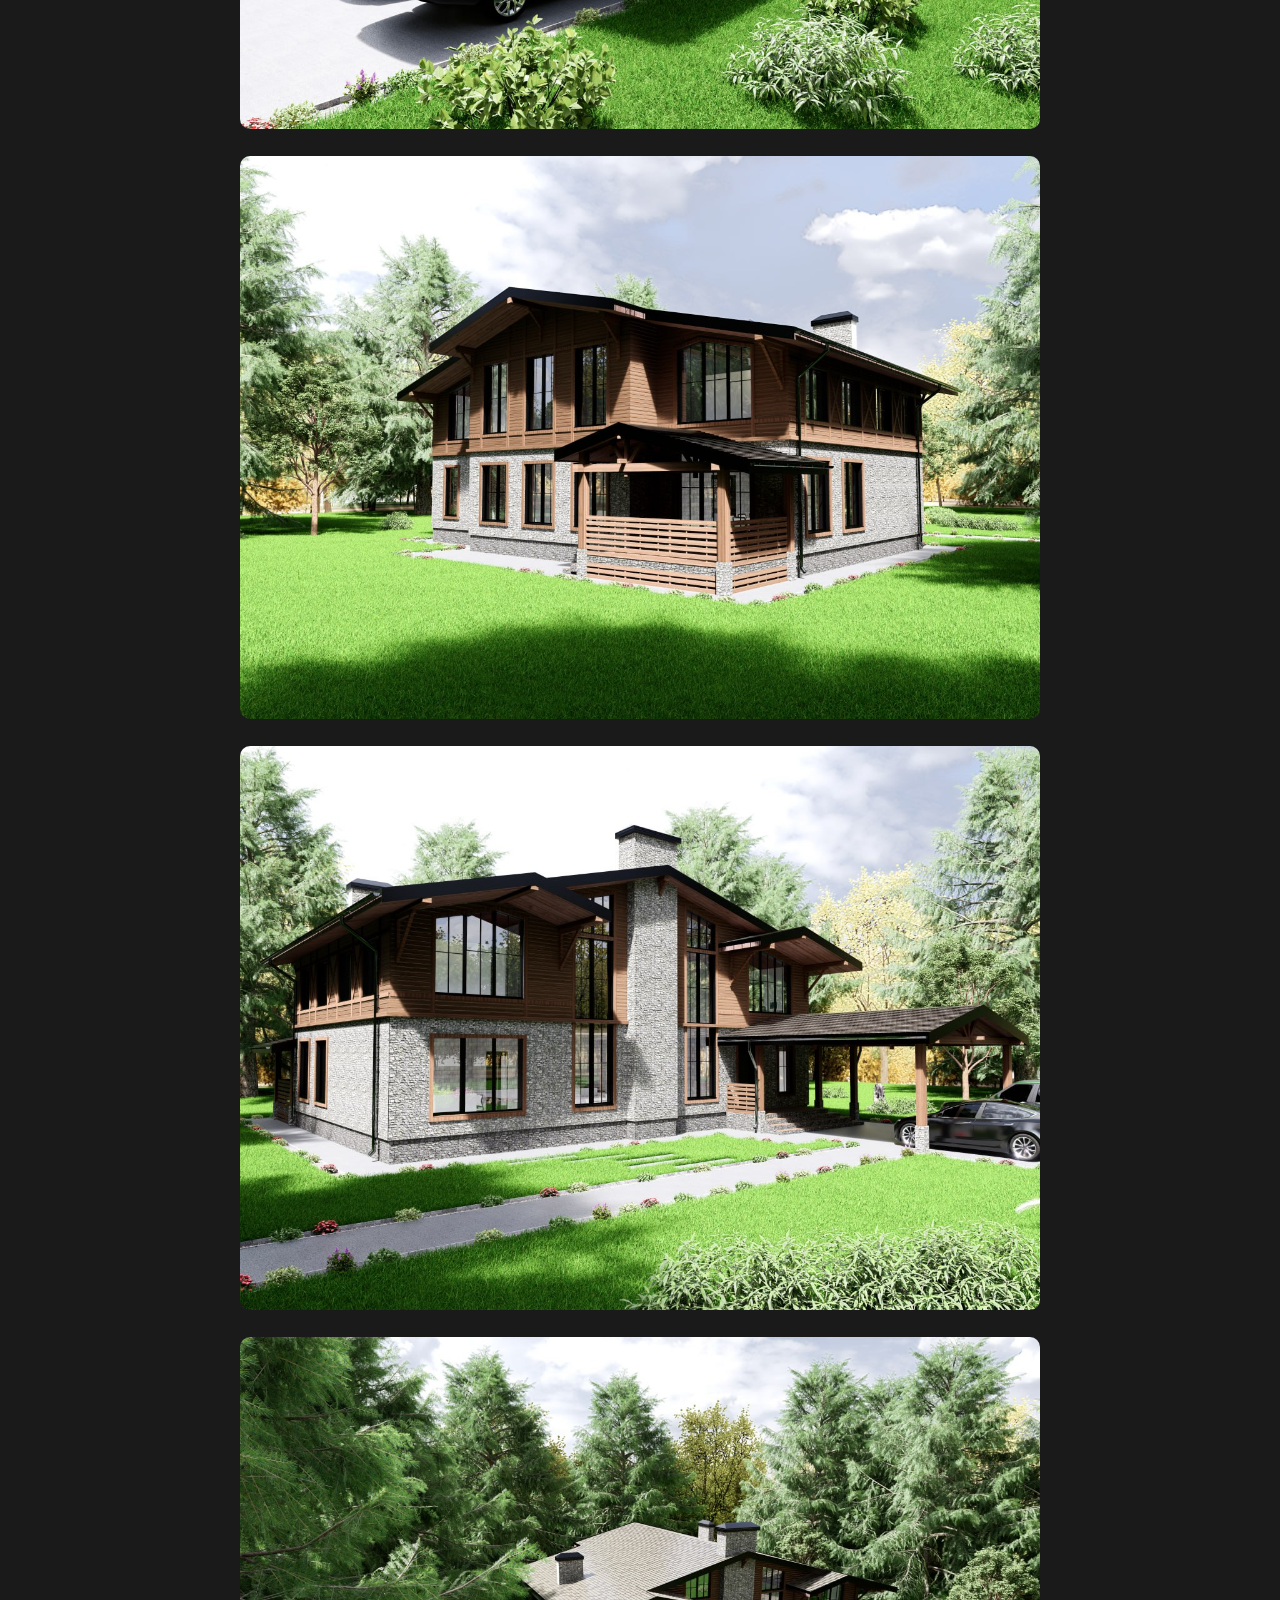
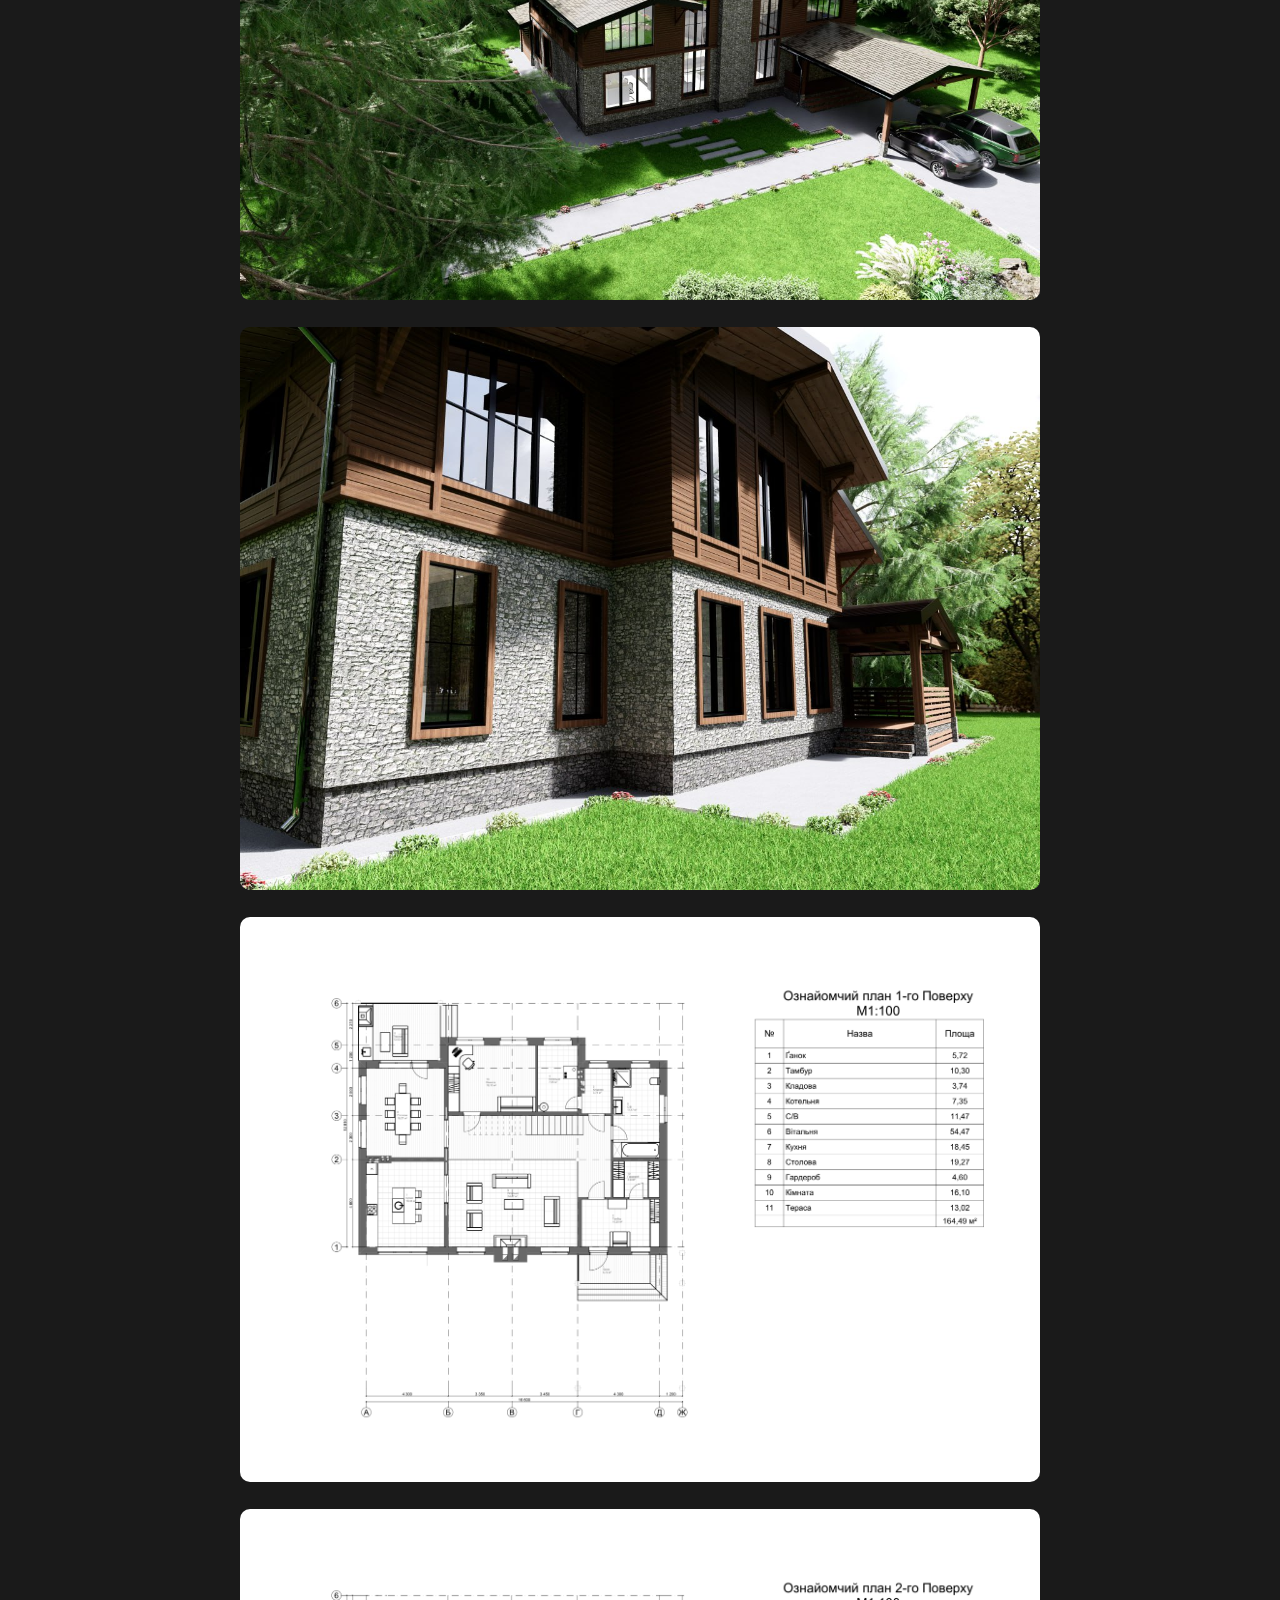
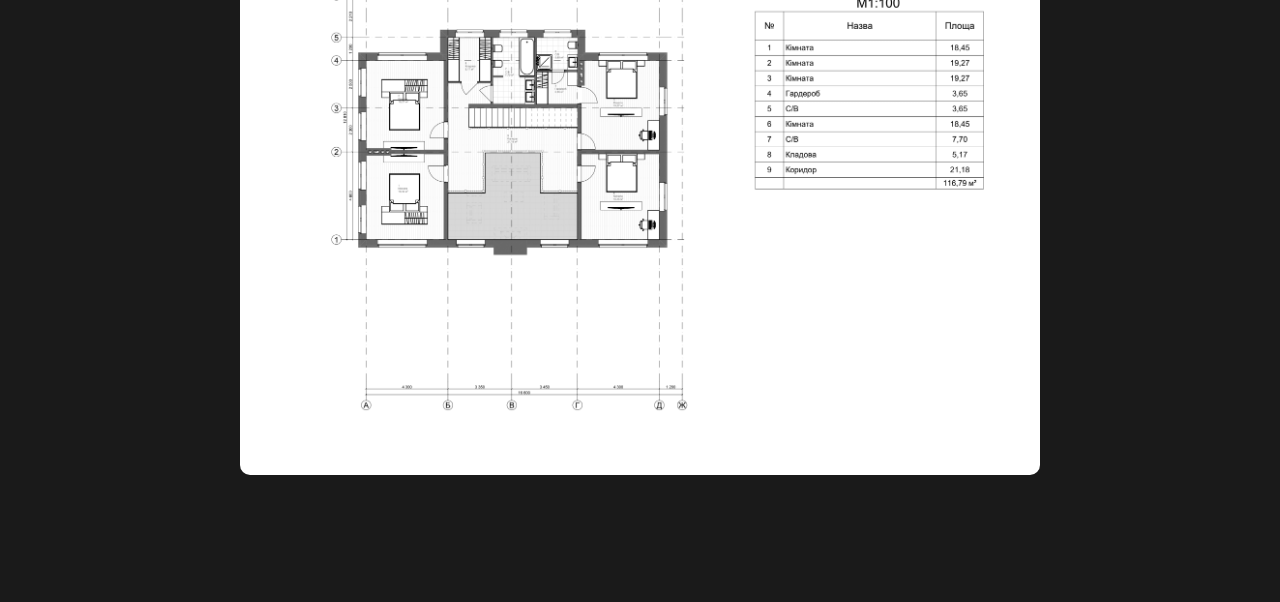
<file: products/house-7/index.html>
<!DOCTYPE html>
<html lang="en">
<head>
    <meta charset="UTF-8">
    <meta name="viewport" content="width=device-width, initial-scale=1.0">
    <title>RBA</title>
    <link rel="preconnect" href="https://fonts.googleapis.com">
    <link rel="preconnect" href="https://fonts.gstatic.com" crossorigin>
    <link href="https://fonts.googleapis.com/css2?family=Montserrat+Alternates:ital,wght@0,100;0,200;0,300;0,400;0,500;0,600;0,700;0,800;0,900;1,100;1,200;1,300;1,400;1,500;1,600;1,700;1,800;1,900&display=swap" rel="stylesheet">
    <link rel="icon" href="../../images/header/logo.svg" type="logo">
    <link rel="stylesheet" href="../../css/style.css">
</head>
<body>
    <div class="wrapper flex">
        <!-- nav -->
        <aside class="aside-background">
            <nav class="nav-fixed">
                <a class="aside-logo" href="../../">
                    <img class="logo-image" src="../../images/header/logo.svg" alt="logo">
                </a>    
                <ul class="nav-fixed-ul">
                    <li class="nav-li"><a class="nav-link" href="../../projects/#architecture">Архітектура</a></li>
                    <li class="nav-li"><a class="nav-link" href="../../projects/#design">Дизайн</a></li>
                    <li class="nav-li"><a class="nav-link" href="../../projects/#commerce">Комерція</a></li>
                </ul>
                <ul class="nav-fixed-ul">
                    <li class="nav-li"><a class="nav-link contact-link" href="https://t.me/RBA_BOSS" target="_blank"><img src="../../images/aside/telegram.svg" alt="telegram">+38 (096) 792-95-36</a></li>
                    <li class="nav-li contact-li"><img src="../../images/aside/viber.svg" alt="viber"><span class="nav-link-contact-no-animation">+38 (096) 792-95-36</span></li>
                    <li class="nav-li"><a class="nav-link contact-link" href="https://www.facebook.com/profile.php?id=61567910008715&locale=uk_UA" target="_blank"><img src="../../images/aside/facebook.svg" alt="facebook"><span class="nav-link">rba_architect</span></a></li>
                    <li class="nav-li"><a class="nav-link contact-link" href="https://www.instagram.com/rba_architect/profilecard/?igsh=cHprYnB4b2kxYzgw" target="_blank"><img src="../../images/aside/instagram.svg" alt="instagram"><span class="nav-link">rba_architect</span></a></li>
                    <li class="nav-li"><a class="nav-link contact-link" href="mailto:rbarchitect000@gmail.com">rbarchitect000@gmail.com</a></li>
                </ul>
            </nav>
        </aside>
        <div>
            <!-- main -->
            <main class="main">
                <!-- header -->
                <header class="header">
                    <nav class="header-nav header-nav-flex">
                        <!-- header logo -->
                        <a class="header-logo" href="../../">
                            <img class="logo-image" src="../../images/header/logo.svg" alt="header logo">
                        </a>
                        <ul class="header-nav-ul">
                            <li class="header-nav-li"><a class="nav-link-favorite nav-link" href="../../projects/">Проекти</a></li>
                            <li class="header-nav-li"><a class="nav-link" href="../../#about">Про нас</a></li>
                            <li class="header-nav-li"><a class="nav-link" href="../../services-and-prices/">Послуги та ціни</a></li>
                            <li class="header-nav-li"><a class="nav-link" href="../../#contacts">Контакти</a></li>
                        </ul>
                        <!-- button sidebar -->
                        <button class="sidebar-button"  id="toggleSidebar">
                            <img class="sidebar-button-image" src="../../images/header/nav-button.svg" alt="nav-button">
                        </button>
                    </nav>
                </header>
                <!-- section image about -->
                <section class="section-about sections">
                    <img class="section-about-image" src="../../images/contents/architecture/house-7/HOUSE_7_SD_VZ_2024-09-01_3.jpg" alt="image main">
                    <div class="seciton-about-texts">
                        <p class="section-about-text-p">На зображенні показаний двоповерховий будинок сучасного стилю з класичними елементами. Він має комбіноване оздоблення фасаду: верхня частина виконана зі світлої цегли, тоді як нижня частина має червонувато-коричневу цеглу. Дах будинку вкритий темною черепицею. Велике напівкругле вікно на другому поверсі додає будівлі елегантності.Поруч із будинком видно гараж із темними ворітьми, який з'єднаний з основною будівлею.</p>
                    </div>
                </section>
                <!-- section images -->
                <section class="sections">
                    <div class="section-images">
                        <img class="section-image" src="../../images/contents/architecture/house-7/photo_2_2024-10-28_00-03-07.jpg" alt="image 2">
                        <img class="section-image" src="../../images/contents/architecture/house-7/photo_3_2024-10-28_00-03-07.jpg" alt="image 3">
                        <img class="section-image" src="../../images/contents/architecture/house-7/photo_4_2024-10-28_00-03-07.jpg" alt="image 4">
                        <img class="section-image" src="../../images/contents/architecture/house-7/photo_5_2024-10-28_00-03-07.jpg" alt="image 5">
                        <img class="section-image" src="../../images/contents/architecture/house-7/photo_6_2024-10-28_00-03-07.jpg" alt="image 6">
                        <img class="section-image" src="../../images/contents/architecture/house-7/photo_8_.jpg" alt="image 7">
                        <img class="section-image" src="../../images/contents/architecture/house-7/photo_9_.jpg" alt="image 8">
                    </div>
                </section>
            </main>
        </div>
    </div>
    <!-- sidebar -->
    <div class="sidebar" id="sidebar">
        <ul class="sibebar-ul">
            <li class="sidebar-li"><a class="nav-link-favorite sidebar-link" href="../../projects/">Проекти</a></li>
            <li class="sidebar-li"><a class="sidebar-link" href="../../services-and-prices/">Послуги та ціни</a></li>
            <li class="sidebar-li"><a class="sidebar-link sidebar-contact-link" href="https://t.me/RBA_BOSS" target="_blank"><img src="../../images/aside/telegram.svg" alt="telegram"><span>+38 (096) 792-95-36</span></a></li>
            <li class="sidebar-li contact-li"><img src="../../images/aside/viber.svg" alt="viber"><span>+38 (096) 792-95-36</span></li>
            <li class="sidebar-li"><a class="sidebar-link sidebar-contact-link" href="https://www.facebook.com/profile.php?id=61567910008715&locale=uk_UA" target="_blank"><img src="../../images/aside/facebook.svg" alt="facebook"><span>rba_architect</span></a></li>
            <li class="sidebar-li"><a class="sidebar-link sidebar-contact-link" href="https://www.instagram.com/rba_architect/profilecard/?igsh=cHprYnB4b2kxYzgw" target="_blank"><img src="../../images/aside/instagram.svg" alt="instagram"><span>rba_architect</span></a></li>
            <li class="sidebar-li"><a class="sidebar-link sidebar-contact-link" href="mailto:rbarchitect000@gmail.com">rbarchitect000@gmail.com</a></li>
        </ul>
    </div>
    <!-- sidebar javascript -->
    <script src="../../scripts/sidebar.js"></script>
</body>
</html>
</file>
<file: css/style.css>
/* * {
    outline: 4px solid green !important;
} */
body {
    width: 100%;
    margin: 0 auto;
    font-family: "Montserrat Alternates", sans-serif;
    -webkit-tap-highlight-color: rgba(0, 0, 0, 0);
    background: #1a1a1a;
}
ul, ol {
    padding: 0;
    margin: 0;
}
h1, h2, h3, h4, h5, h6, p {
    margin: 0;
}
a {
    text-decoration: none;
}
.nav-link-favorite {
    text-shadow: 0 0 16px white;
}
.section-about-images {
    pointer-events: none;
    user-select: none;
}
/* -------------------------------------------------- */
@media screen and (min-width: 1630px) {
    .wrapper {
        width: 1600px;
        margin: 0 auto;
    }
    .flex {
        display: flex;
        justify-content: space-between;
    }
    /* nav */
    .aside-background {
        width: 382px;
        background: #1a1a1a;
        display: block;
    }
    .nav-fixed {
        position: fixed;
    }
    .aside-logo {
        width: 142px;
        height: 176px;
        padding-top: 20px;
        display: block;
    }
    .nav-fixed-ul {
        margin-top: 50px;
    }
    .nav-li {
        display: block;
    }
    .nav-li:not(:first-of-type) {
        margin-top: 30px;
    }
    .nav-link {
        font-size: 20px;
        color: #fff;
        text-align: center;
        transition: text-shadow 0.5s ease;
    }
    .nav-link:hover {
        text-shadow: 0 0 16px white;
    }
    .nav-link:active {
        text-shadow: none;
    }
    .nav-link-contact-no-animation {
        font-size: 20px;
        color: white;
        text-align: center;
    }
    .contact-li, .contact-link {
        width: fit-content;
        display: flex;
        align-items: center;
        gap: 10px;
    }
    /* main */
    .main {
        padding-bottom: 100px;
    }
    /* header */
    .header {
        width: 100%;
        height: 192px;
        background: #1a1a1a;
    }
    .header-logo {
        display: none;
    }
    .header-nav-ul {
        display: flex;
        justify-content: space-between;
    }
    .header-nav-li {
        display: inline;
        margin: 83px 0 83px 0;
    }
    /* button sidebar */
    .sidebar-button {
        display: none;
    }
    /* sections */
    .sections {
        width: 1217px;
    }
    /* slider */
    .slider {
        width: 1217px;
        height: 609px;
        border-radius: 10px;
        background: #444;
        overflow: hidden;
        position: relative;
    }
    .section-slider-test {
        margin-top: 54px;
    }
    .slides {
        position: relative;
        width: 100%;
        height: 100%;
    }
    .slides img {
        position: absolute;
        width: 1217px;
        height: 609px;
        border-radius: 10px;
        object-fit: cover;
        opacity: 0;
        transition: opacity 1s ease-in-out;
    }
    .slides img.active {
        opacity: 1;
    }
    .dots {
        position: absolute;
        bottom: 10px;
        width: 100%;
        display: flex;
        justify-content: center;
        align-items: center;
        gap: 20px;
    }
    .dots div {
        width: 15px;
        height: 15px;
        border-radius: 50%;
        background-color: #555;
        cursor: pointer;
        transition: background-color 0.3s;
    }
    .dots div.active {
        background-color: #1a1a1a;
    }
    /* sidebar */
    .sidebar {
        display: none;
    }
    /* section about */
    .section-about-title {
        font-size: 32px;
        font-weight: normal;
        text-align: left;
        color: white;
        margin-top: 100px;
        padding-bottom: 100px;
    }
    .section-about-flex {
        display: flex;
        justify-content: space-between;
    }
    .section-about-texts-p {
        width: 631px;
        font-size: 20px;
        color: white;
        padding-top: 50px;
    }
    .section-about-image-two {
        width: 524px;
        height: 412px;
    }
    /* sections architecture, design and commerce */
    .section-architecture, .section-design, .section-commerce {
        margin-top: 54px;
    }
    .section-title-background {
        border-radius: 10px;
        background: #333;
    }
    .section-title {
        font-size: 32px;
        font-weight: normal;
        color: white;
        text-align: center;
    }
    .section-architecture-lines, .section-design-lines, .section-commerce-lines {
        margin-top: 23px;
    }
    .section-architecture-line, .section-design-line, .section-commerce-line {
        display: flex;
        gap: 23px;
    }
    .section-architecture-line:not(:first-of-type), .section-design-line:not(:first-of-type), .section-commerce-line:not(:first-of-type) {
        margin-top: 23px;
    }
    .section-content-photos {
        width: 390px;
        border-radius: 10px;
        transition: filter 0.5s ease, transform 0.5s ease;
    }
    .section-content-photos:hover {
        filter: brightness(80%);
        transform: scale(1.02);
    }
    .section-content-photos:active {
        filter: brightness(60%);
        transform: scale(0.98);
    }
    /* services and prices section architecture, services and prices section design */
    .section-architecture-subtitle, .section-architecture-price,
    .section-design-subtitle, .section-design-price {
        font-size: 32px;
        font-weight: normal;
        color: white;
    }
    .section-architecture-text-li, .sectoin-design-text-li {
        font-size: 24px;
        padding: 23px 0 0 40px;
        color: white;
        display: block;
    }
    /* content section about */
    .section-about {
        margin-top: 54px;
    }
    .section-about-image {
        width: 800px;
        border-radius: 10px;
    }
    .seciton-about-texts {
        width: 800px;
        margin-top: 23px;
    }
    .section-about-text-p {
        font-size: 20px;
        line-height: 2;
        color: white;
    }
    .section-about-text-p:not(:first-of-type) {
        padding-top: 23px;
    }
    /* content section images */
    .section-images {
        margin-top: 100px;
    }
    .section-image {
        width: 800px;
        border-radius: 10px;
    }
    .section-image:not(:first-of-type) {
        margin-top: 23px;
    }
    /* footer */
    .footer-background {
        width: 100%;
        height: 1190px;
        background-image: linear-gradient(to right, #fff 0%, #1a1a1a 100%);
    }
    .footer-title {
        font-size: 32px;
        color: black;
        text-align: left;
        font-weight: normal;
        padding: 100px 0 0 70px;
    }
    .footer-subtitle {
        font-size: 20px;
        color: black;
        text-align: left;
        font-weight: normal;
        padding: 50px 70px;
    }
    .footer-flex {
        display: flex;
        gap: 50px;
        margin-bottom: 50px;
    }
    .footer-name-persone-contacts {
        font-size: 20px;
        color: black;
        font-weight: normal;
        padding-left: 70px;
    }
    .contact {
        font-size: 20px;
        color: black;
        font-weight: normal;
    }
    .contact:hover {
        text-decoration-line: underline;
    }
    .contact:active {
        color: #333;
    }
    .footer-title-input {
        font-size: 20px;
        color: black;
        font-weight: normal;
        padding-left: 70px;
    }
    .footer-form {
        width: 200px;
        height: 30px;
        padding-left: 70px;
        margin-top: 50px;
    }
    .footer-form-div-input {
        width: 410px;
        margin-bottom: 30px;
    }
    .footer-form-input {
        width: 370px;
        height: 50px;
        border: none;
        outline: none;
        background: #333;
        border-radius: 10px;
        padding-left: 30px;
        margin-top: 30px;
    }
    .footer-form-input::placeholder, input {
        font-size: 20px;
        color: white;
    }
    .footer-form-input-one {
        border-radius: 10px 10px 0 0;
    }
    .footer-form-input-two {
        border-radius: 0;
    }
    .footer-form-input-three {
        border-radius: 0 0 10px 10px;
    }
    .footer-form-textarea {
        min-width: 340px;
        max-width: 340px;
        min-height: 200px;
        max-height: 200px;
        border: none;
        outline: none;
        border-radius: 10px;
        background: #333;
        font-size: 20px;
        color: white;
        padding: 10px 30px;
    }
    .footer-form-textarea::placeholder, textarea {
        font-size: 20px;
        color: white;
    }
    .footer-form-button {
        width: 400px;
        height: 50px;
        border: none;
        border-radius: 10px;
        background: #006C70;
        font-size: 20px;
        color: white;
        cursor: pointer;
        margin-top: 50px;
        transition: box-shadow 0.5s ease;
    }
    .footer-form-button:hover {
        box-shadow: 0 0 16px black;
    }
    .footer-form-button:active {
        box-shadow: inset 0 0 16px black;
    }
}
/* -------------------------------------------------- */
@media screen and (min-width: 1400px) and (max-width: 1629px) {
    .wrapper {
        width: 1370px;
        margin: 0 auto;
    }
    .flex {
        display: flex;
        justify-content: space-between;
    }
    /* nav */
    .aside-background {
        width: 281px;
        background: #1a1a1a;
    }
    .nav-fixed {
        position: fixed;
    }
    .aside-logo {
        width: 102px;
        height: 126px;
        padding-top: 20px;
        display: block;
    }
    .logo-image {
        width: 102px;
        height: 126px;
    }
    .nav-fixed-ul {
        margin-top: 20px;
    }
    .nav-li {
        display: block;
        margin-top: 20px;
    }
    .nav-link {
        font-size: 20px;
        color: #fff;
        text-align: center;
        transition: text-shadow 0.5s ease;
    }
    .nav-link:hover {
        text-shadow: 0 0 16px #fff;
    }
    .nav-link:active {
        text-shadow: none;
    }
    .nav-link-contact-no-animation {
        font-size: 20px;
        color: #fff;
        text-align: center;
    }
    .contact-li, .contact-link {
        width: fit-content;
        display: flex;
        align-items: center;
        gap: 10px;
    }
    /* main */
    /* header */
    .header {
        width: 100%;
        height: 146px;
        background: #1a1a1a;
    }
    .header-logo {
        display: none;
    }
    .header-nav-ul {
        display: flex;
        justify-content: space-between;
    }
    .header-nav-li {
        display: inline;
        margin: 58px 0 58px 0;
    }
    /* button sidebar */
    .sidebar-button {
        display: none;
    }
    /* slider */
    .slider {
        width: 970px;
        height: 487px;
        border-radius: 10px;
        background: #444;
        overflow: hidden;
        position: relative;
    }
    .section-slider-test {
        margin-top: 24px;
    }
    .slides {
        position: relative;
        width: 100%;
        height: 100%;
    }
    .slides img {
        position: absolute;
        width: 970px;
        height: 487px;
        border-radius: 10px;
        object-fit: cover;
        opacity: 0;
        transition: opacity 1s ease-in-out;
    }
    .slides img.active {
        opacity: 1;
    }
    .dots {
        position: absolute;
        bottom: 10px;
        width: 100%;
        display: flex;
        justify-content: center;
        align-items: center;
        gap: 20px;
    }
    .dots div {
        width: 15px;
        height: 15px;
        border-radius: 50%;
        background-color: #555;
        cursor: pointer;
        transition: background-color 0.3s;
    }
    .dots div.active {
        background-color: #1a1a1a;
    }
    /* sidebar */
    .sidebar {
        display: none;
    }
    /* sections */
    .sections {
        width: 987px;
    }
    /* section about */
    .section-about-title {
        font-size: 32px;
        font-weight: normal;
        text-align: left;
        color: #fff;
        margin-top: 100px;
    }
    .section-about-title:nth-child(3) {
        margin-top: 0;
    }
    .section-about-texts-p {
        width: 631px;
        font-size: 20px;
        color: #fff;
        padding-top: 50px;
    }
    .section-about-image-two {
        padding-bottom: 50px;
        margin-top: 50px;
    }
    /* sections architecture, design and commerce */
    .section-architecture {
        margin-top: 24px;
    }
    .section-design, .section-commerce {
        margin-top: 54px;
    }
    .section-commerce {
        padding-bottom: 23px;
    }
    .section-title-background {
        border-radius: 10px;
        background: #333;
    }
    .section-title {
        font-size: 32px;
        font-weight: normal;
        color: white;
        text-align: center;
    }
    .section-architecture-lines, .section-design-lines, .section-commerce-lines {
        margin-top: 23px;
    }
    .section-architecture-line, .section-design-line, .section-commerce-line {
        display: flex;
        gap: 23px;
    }
    .section-architecture-line:not(:first-of-type), .section-design-line:not(:first-of-type), .section-commerce-line:not(:first-of-type) {
        margin-top: 23px;
    }
    .section-content-photos {
        width: 315px;
        border-radius: 10px;
        transition: filter 0.5s ease, transform 0.5s ease;
    }
    .section-content-photos:hover {
        filter: brightness(80%);
        transform: scale(1.02);
    }
    .section-content-photos:active {
        filter: brightness(60%);
        transform: scale(0.98);
    }
    /* services and prices section architecture, services and prices section design */
    .section-design-padding-bottom {
        padding-bottom: 23px;
    }
    .section-architecture-subtitle, .section-architecture-price,
    .section-design-subtitle, .section-design-price {
        font-size: 32px;
        font-weight: normal;
        color: white;
    }
    .section-architecture-text-li, .sectoin-design-text-li {
        font-size: 24px;
        padding: 23px 0 0 40px;
        color: white;
        display: block;
    }
    .section-architecture-padding-bottom {
        padding-bottom: 100px;
    }
    /* projucts house 1 section about */
    .section-about {
        margin-top: 54px;
    }
    .section-about-image {
        width: 800px;
        border-radius: 10px;
    }
    .seciton-about-texts {
        width: 800px;
        margin-top: 23px;
    }
    .section-about-text-p {
        font-size: 20px;
        line-height: 2;
        color: white;
    }
    .section-about-text-p:not(:first-of-type) {
        padding-top: 23px;
    }
    /* section images */
    .section-images {
        margin-top: 100px;
        padding-bottom: 23px;
    }
    .section-image {
        width: 800px;
        border-radius: 10px;
    }
    .section-image:not(:first-of-type) {
        margin-top: 23px;
    }
    /* footer */
    .footer-background {
        width: 100%;
        height: 1250px;
        background-image: linear-gradient(to right, #fff 0%, #1a1a1a 100%);
    }
    .footer-title {
        font-size: 32px;
        color: black;
        text-align: left;
        font-weight: normal;
        padding: 100px 0 0 70px;
    }
    .footer-subtitle {
        font-size: 20px;
        color: black;
        text-align: left;
        font-weight: normal;
        padding: 50px 70px;
    }
    .footer-flex {
        display: flex;
        gap: 50px;
        margin-bottom: 50px;
    }
    .footer-name-persone-contacts {
        font-size: 20px;
        color: black;
        font-weight: normal;
        padding-left: 70px;
    }
    .contact {
        font-size: 20px;
        color: black;
        font-weight: normal;
    }
    .contact:hover {
        text-decoration-line: underline;
    }
    .contact:active {
        color: #333;
    }
    .footer-title-input {
        font-size: 20px;
        color: black;
        font-weight: normal;
        padding-left: 70px;
    }
    .footer-form {
        width: 200px;
        height: 30px;
        padding-left: 70px;
        margin-top: 50px;
    }
    .footer-form-div-input {
        width: 410px;
        margin-bottom: 30px;
    }
    .footer-form-input {
        width: 370px;
        height: 50px;
        border: none;
        outline: none;
        background: #333;
        border-radius: 10px;
        padding-left: 30px;
        margin-top: 30px;
    }
    .footer-form-input::placeholder, input {
        font-size: 20px;
        color: white;
    }
    .footer-form-input-one {
        border-radius: 10px 10px 0 0;
    }
    .footer-form-input-two {
        border-radius: 0;
    }
    .footer-form-input-three {
        border-radius: 0 0 10px 10px;
    }
    .footer-form-textarea {
        min-width: 340px;
        max-width: 340px;
        min-height: 200px;
        max-height: 200px;
        border: none;
        outline: none;
        border-radius: 10px;
        background: #333;
        font-size: 20px;
        color: white;
        padding: 10px 30px;
    }
    .footer-form-textarea::placeholder, textarea {
        font-size: 20px;
        color: white;
    }
    .footer-form-button {
        width: 400px;
        height: 50px;
        border: none;
        border-radius: 10px;
        background: #006C70;
        font-size: 20px;
        color: white;
        cursor: pointer;
        margin-top: 50px;
        transition: box-shadow 0.5s ease;
    }
    .footer-form-button:hover {
        box-shadow: 0 0 16px black;
    }
    .footer-form-button:active {
        box-shadow: inset 0 0 16px black;
    }
}
/* -------------------------------------------------- */
@media screen and (min-width: 1010px) and (max-width: 1399px) {
    .wrapper {
        width: 980px;
        margin: 0 auto;
    }
    /* nav */
    .aside-background {
        display: none;
    }
    /* main */
    /* header */
    .header {
        width: 100%;
        height: 146px;
        background: #1a1a1a;
        margin-bottom: 50px;
    }
    .header-nav-flex {
        display: flex;
        justify-content: space-between;
    }
    .header-logo {
        width: 102px;
        height: 126px;
        padding-top: 20px;
        display: block;
    }
    .logo-image {
        width: 102px;
        height: 126px;
    }
    .header-nav-ul {
        display: none;
    }
    /* button sidebar */
    .sidebar-button {
        width: 60px;
        height: 60px;
        margin: 43px 0 0 0;
        z-index: 1000;
        font-size: 18px;
        background: #333;
        border: none;
        cursor: pointer;
        border-radius: 5px;
        transition: background-color 0.5s ease;
    }
    .sidebar-button:hover {
        background: #444;
    }
    .sidebar-button:active {
        background: #222;
    }
    .sidebar-button-image {
        width: 30px;
        height: 30px;
    }
    /* slider */
    .slider {
        width: 980px;
        height: 492px;
        border-radius: 10px;
        background: #444;
        overflow: hidden;
        position: relative;
    }
    .slides {
        position: relative;
        width: 100%;
        height: 100%;
    }
    .slides img {
        position: absolute;
        width: 980px;
        height: 492px;
        border-radius: 10px;
        object-fit: cover;
        opacity: 0;
        transition: opacity 1s ease-in-out;
    }
    .slides img.active {
        opacity: 1;
    }
    .dots {
        position: absolute;
        bottom: 10px;
        width: 100%;
        display: flex;
        justify-content: center;
        align-items: center;
        gap: 20px;
    }
    .dots div {
        width: 15px;
        height: 15px;
        border-radius: 50%;
        background-color: #555;
        cursor: pointer;
        transition: background-color 0.3s;
    }
    .dots div.active {
        background-color: #1a1a1a;
    }
    /* sidebar */
    .sidebar {
        position: fixed;
        top: 0;
        right: -270px;
        width: 264px;
        height: 100%;
        background: #1a1a1a;
        transition: right 0.3s ease;
        box-shadow: -2px 0 5px rgba(0, 0, 0, 0.5);
    }
    .sibebar-ul {
        list-style: none;
        padding: 0;
        margin: 0;
    }
    .sidebar-li {
        width: fit-content;
        padding: 10px 20px;
    }
    .sidebar-li:nth-child(1)
    {
        padding-top: 150px;
    }
    .sidebar-link {
        width: fit-content;
        color: #fff;
        gap: 10px;
        transition: text-shadow 0.5s ease;
    }
    .sidebar-link:active {
        text-shadow: 0 0 16px #fff
    }
    .sidebar-contact-link {
        display: flex;
        align-items: center;
        gap: 10px;
    }
    .contact-li {
        display: flex;
        width: fit-content;
        align-items: center;
        color: #fff;
        gap: 10px;
    }
    .main-content {
        flex: 1;
        margin-left: 20px;
        padding: 20px;
    }
    .sidebar.active {
        right: 0;
    }
    /* section about */
    .section-about-title {
        font-size: 32px;
        font-weight: normal;
        text-align: left;
        color: white;
        margin-top: 100px;
    }
    .section-about-title:nth-child(3) {
        margin-top: 0;
    }
    .section-about-texts-p {
        font-size: 20px;
        color: white;
        padding-top: 50px;
    }
    .section-about-image-two {
        padding-bottom: 50px;
        margin-top: 50px;
    }
    /* sections architecture, design and commerce */
    .section-architecture {
        margin-top: 24px;
    }
    .section-design, .section-commerce {
        margin-top: 54px;
    }
    .section-commerce {
        padding-bottom: 23px;
    }
    .section-title-background {
        border-radius: 10px;
        background: #333;
    }
    .section-title {
        font-size: 32px;
        font-weight: normal;
        color: white;
        text-align: center;
    }
    .section-architecture-lines, .section-design-lines, .section-commerce-lines {
        margin-top: 23px;
    }
    .section-architecture-line, .section-design-line, .section-commerce-line {
        display: flex;
        gap: 17px;
    }
    .section-architecture-line:not(:first-of-type), .section-design-line:not(:first-of-type), .section-commerce-line:not(:first-of-type) {
        margin-top: 23px;
    }
    .section-content-photos {
        width: 315px;
        border-radius: 10px;
        transition: filter 0.5s ease, transform 0.5s ease;
    }
    .section-content-photos:hover {
        filter: brightness(80%);
        transform: scale(1.02);
    }
    .section-content-photos:active {
        filter: brightness(60%);
        transform: scale(0.98);
    }
    /* services and prices section architecture, services and prices section design */
    .section-design-padding-bottom {
        padding-bottom: 23px;
    }
    .section-architecture-flex, .section-design-flex {
        display: flex;
        justify-content: space-between;
    }
    .section-architecture-subtitle, .section-architecture-price,
    .section-design-subtitle, .section-design-price {
        font-size: 32px;
        font-weight: normal;
        color: white;
    }
    .section-architecture-text-li, .sectoin-design-text-li {
        font-size: 24px;
        padding: 23px 0 0 40px;
        color: white;
        display: block;
    }
    /* projucts house 1 section about */
    .section-about {
        margin: 0 90px;
    }
    .section-about-image {
        width: 800px;
        border-radius: 10px;
    }
    .seciton-about-texts {
        width: 800px;
        margin-top: 23px;
    }
    .section-about-text-p {
        font-size: 20px;
        line-height: 2;
        color: white;
    }
    .section-about-text-p:not(:first-of-type) {
        padding-top: 23px;
    }
    /* section images */
    .section-images {
        padding-bottom: 23px;
        margin: 100px 90px;
    }
    .section-image {
        width: 800px;
        border-radius: 10px;
    }
    .section-image:not(:first-of-type) {
        margin-top: 23px;
    }
    /* footer */
    .footer-background {
        width: 100%;
        border-radius: 30px;
        background: #1a1a1a;
        box-shadow: inset 0 0 16px rgba(0, 0, 0, 0.5);
        margin-bottom: 23px;
    }
    .footer-title {
        font-size: 32px;
        color: white;
        text-align: center;
        font-weight: normal;
        padding: 100px 70px 0 70px;
    }
    .footer-subtitle {
        font-size: 20px;
        color: white;
        text-align: center;
        font-weight: normal;
        padding: 50px 70px;
    }
    .footer-flex {
        width: fit-content;
        display: flex;
        gap: 50px;
        margin: 0 auto;
        margin-bottom: 50px;
    }
    .footer-name-persone-contacts {
        font-size: 20px;
        color: white;
        font-weight: normal;
    }
    .contact {
        font-size: 20px;
        color: white;
        font-weight: normal;
    }
    .contact:hover {
        text-decoration-line: underline;
    }
    .contact:active {
        color: #ccc;
    }
    .footer-title-input {
        font-size: 20px;
        color: white;
        text-align: center;
        font-weight: normal;
    }
    .footer-form {
        width: 400px;
        padding-bottom: 100px;
        margin: 50px auto 0;
    }
    .footer-form-div-input {
        width: 410px;
        margin-bottom: 30px;
    }
    .footer-form-input {
        width: 370px;
        height: 50px;
        border: none;
        outline: none;
        background: #333;
        border-radius: 10px;
        padding-left: 30px;
    }
    .footer-form-input:not(:first-of-type) {
        margin-top: 30px;
    }
    .footer-form-input::placeholder, input {
        font-size: 20px;
        color: white;
    }
    .footer-form-input-one {
        border-radius: 10px 10px 0 0;
    }
    .footer-form-input-two {
        border-radius: 0;
    }
    .footer-form-input-three {
        border-radius: 0 0 10px 10px;
    }
    .footer-form-textarea {
        min-width: 340px;
        max-width: 340px;
        min-height: 200px;
        max-height: 200px;
        border: none;
        outline: none;
        border-radius: 10px;
        background: #333;
        font-size: 20px;
        color: white;
        padding: 10px 30px;
    }
    .footer-form-textarea::placeholder, textarea {
        font-size: 20px;
        color: white;
    }
    .footer-form-button {
        width: 400px;
        height: 50px;
        border: none;
        border-radius: 10px;
        background: #006C70;
        font-size: 20px;
        color: white;
        cursor: pointer;
        margin-top: 50px;
        transition: box-shadow 0.5s ease;
    }
    .footer-form-button:hover {
        box-shadow: 0 0 16px white;
    }
    .footer-form-button:active {
        box-shadow: inset 0 0 16px white;
    }
}
/* -------------------------------------------------- */
@media screen and (min-width: 710px) and (max-width: 1009px) {
    .wrapper {
        width: 680px;
        margin: 0 auto;
    }
    /* nav */
    .aside-background {
        display: none;
    }
    /* main */
    /* header */
    .header {
        width: 100%;
        height: 146px;
        background: #1a1a1a;
        margin-bottom: 50px;
    }
    .header-nav-flex {
        display: flex;
        justify-content: space-between;
    }
    .header-logo {
        width: 102px;
        height: 126px;
        padding-top: 20px;
        display: block;
    }
    .logo-image {
        width: 102px;
        height: 126px;
    }
    .header-nav-ul {
        display: none;
    }
    /* button sidebar */
    .sidebar-button {
        width: 60px;
        height: 60px;
        margin: 43px 0 0 0;
        z-index: 1000;
        font-size: 18px;
        background: #333;
        border: none;
        border-radius: 5px;
        transition: background-color 0.3s ease;
    }
    .sidebar-button:active {
        transition: 0.5s;
        background: #222;
    }
    .sidebar-button-image {
        width: 30px;
        height: 30px;
    }
    /* slider */
    .slider {
        width: 680px;
        height: 342px;
        border-radius: 10px;
        background: #444;
        overflow: hidden;
        position: relative;
    }
    .slides {
        position: relative;
        width: 100%;
        height: 100%;
    }
    .slides img {
        position: absolute;
        width: 680px;
        height: 342px;
        border-radius: 10px;
        object-fit: cover;
        opacity: 0;
        transition: opacity 1s ease-in-out;
    }
    .slides img.active {
        opacity: 1;
    }
    .dots {
        position: absolute;
        bottom: 10px;
        width: 100%;
        display: flex;
        justify-content: center;
        align-items: center;
        gap: 20px;
    }
    .dots div {
        width: 15px;
        height: 15px;
        border-radius: 50%;
        background-color: #555;
        transition: background-color 0.3s;
    }
    .dots div.active {
        background-color: #1a1a1a;
    }
    /* sidebar */
    .sidebar {
        position: fixed;
        top: 0;
        right: -270px;
        width: 264px;
        height: 100%;
        background: #1a1a1a;
        transition: right 0.3s ease;
        box-shadow: -2px 0 5px rgba(0, 0, 0, 0.5);
    }
    .sibebar-ul {
        list-style: none;
        padding: 0;
        margin: 0;
    }
    .sidebar-li {
        padding: 15px 20px;
    }
    .sidebar-li:nth-child(1)
    {
        padding-top: 150px;
    }
    .sidebar-link {
        width: fit-content;
        color: #fff;
        gap: 10px;
        transition: text-shadow 0.5s ease;
    }
    .sidebar-link:active {
        text-shadow: 0 0 16px #fff
    }
    .sidebar-contact-link {
        width: fit-content;
        display: flex;
        align-items: center;
        gap: 10px;
    }
    .contact-li {
        display: flex;
        width: fit-content;
        align-items: center;
        color: #fff;
        gap: 10px;
    }
    .main-content {
        flex: 1;
        margin-left: 20px;
        padding: 20px;
    }
    .sidebar.active {
        right: 0;
    }
    /* section about */
    .section-about-title {
        font-size: 32px;
        font-weight: normal;
        text-align: left;
        color: #fff;
        margin-top: 100px;
    }
    .section-about-title:nth-child(3) {
        margin-top: 0;
    }
    .section-about-texts-p {
        font-size: 20px;
        color: #fff;
        padding-top: 50px;
    }
    .section-about-image-two {
        margin-top: 50px;
        padding-bottom: 50px;
    }
    /* sections architecture, design and commerce */
    .section-architecture, .section-design, .section-commerce {
        margin-top: 54px;
    }
    .section-commerce {
        padding-bottom: 23px;
    }
    .section-title-background {
        border-radius: 10px;
        background: #333;
    }
    .section-title {
        font-size: 32px;
        font-weight: normal;
        color: white;
        text-align: center;
    }
    .section-architecture-lines, .section-design-lines, .section-commerce-lines {
        margin-top: 23px;
    }
    .section-architecture-line, .section-design-line, .section-commerce-line {
        display: flex;
        gap: 17px;
    }
    .section-architecture-line:not(:first-of-type), .section-design-line:not(:first-of-type), .section-design-line:not(:first-of-type) {
        margin-top: 23px;
    }
    .section-content-photos {
        width: 215px;
        border-radius: 10px;
        transition: filter 0.5s ease, transform 0.5s ease;
    }
    .section-content-photos:hover {
        filter: brightness(80%);
        transform: scale(1.02);
    }
    .section-content-photos:active {
        filter: brightness(60%);
        transform: scale(0.98);
    }
    /* services and prices section architecture, services and prices section design */
    .section-design-padding-bottom {
        padding-bottom: 23px;
    }
    .section-architecture-flex, .section-design-flex {
        display: flex;
        justify-content: space-between;
    }
    .section-architecture-subtitle, .section-architecture-price,
    .section-design-subtitle, .section-design-price {
        font-size: 32px;
        font-weight: normal;
        color: white;
    }
    .section-architecture-text-li, .sectoin-design-text-li {
        font-size: 24px;
        padding: 23px 0 0 40px;
        color: white;
        display: block;
    }
    /* content section about */
    .section-about {
        margin-top: 54px;
    }
    .section-about-image {
        width: 680px;
        border-radius: 10px;
    }
    .seciton-about-texts {
        width: 680px;
        margin-top: 23px;
    }
    .section-about-text-p {
        font-size: 20px;
        line-height: 2;
        color: white;
    }
    .section-about-text-p:not(:first-of-type) {
        padding-top: 23px;
    }
    /* content section images */
    .section-images {
        margin-top: 100px;
        padding-bottom: 23px;
    }
    .section-image {
        width: 680px;
        border-radius: 10px;
    }
    .section-image:not(:first-of-type) {
        margin-top: 23px;
    }
    /* footer */
    .footer-background {
        width: 100%;
        border-radius: 30px;
        background: #1a1a1a;
        box-shadow: inset 0 0 16px rgba(0, 0, 0, 0.5);
        margin-bottom: 23px;
    }
    .footer-title {
        font-size: 32px;
        color: white;
        text-align: center;
        font-weight: normal;
        padding: 100px 70px 0 70px;
    }
    .footer-subtitle {
        font-size: 20px;
        color: white;
        text-align: center;
        font-weight: normal;
        padding: 50px 70px;
    }
    .footer-flex {
        width: fit-content;
        display: flex;
        gap: 50px;
        margin: 0 auto;
        margin-bottom: 50px;
    }
    .footer-name-persone-contacts {
        font-size: 20px;
        color: white;
        font-weight: normal;
    }
    .contact {
        font-size: 20px;
        color: white;
        font-weight: normal;
    }
    .contact:active {
        color: #ccc;
    }
    .footer-title-input {
        font-size: 20px;
        color: white;
        text-align: center;
        font-weight: normal;
    }
    .footer-form {
        width: 400px;
        height: 600px;
        padding-bottom: 100px;
        margin: 50px auto 0;
    }
    .footer-form-div-input {
        width: 410px;
        margin-bottom: 30px;
    }
    .footer-form-input {
        width: 370px;
        height: 50px;
        border: none;
        outline: none;
        background: #333;
        border-radius: 10px;
        padding-left: 30px;
    }
    .footer-form-input:not(:first-of-type) {
        margin-top: 30px;
    }
    .footer-form-input::placeholder, input {
        font-size: 20px;
        color: white;
    }
    .footer-form-input-one {
        border-radius: 10px 10px 0 0;
    }
    .footer-form-input-two {
        border-radius: 0;
    }
    .footer-form-input-three {
        border-radius: 0 0 10px 10px;
    }
    .footer-form-textarea {
        min-width: 340px;
        max-width: 340px;
        min-height: 200px;
        max-height: 200px;
        border: none;
        outline: none;
        border-radius: 10px;
        background: #333;
        font-size: 20px;
        color: white;
        padding: 10px 30px;
    }
    .footer-form-textarea::placeholder, textarea {
        font-size: 20px;
        color: white;
    }
    .footer-form-button {
        width: 400px;
        height: 50px;
        border: none;
        border-radius: 10px;
        background: #006C70;
        font-size: 20px;
        color: white;
        margin-top: 50px;
        transition: box-shadow 0.5s ease;
    }
    .footer-form-button:active {
        box-shadow: inset 0 0 16px white;
    }
}
/* -------------------------------------------------- */
@media screen and (min-width: 0px) and (max-width: 709px) {
    .wrapper {
        width: 375px;
        margin: 0 auto;
    }
    /* nav */
    .aside-background {
        display: none;
    }
    /* main */
    /* header */
    .header {
        width: 100%;
        height: 146px;
        background: #1a1a1a;
        margin-bottom: 50px;
    }
    .header-nav-flex {
        display: flex;
        justify-content: space-between;
    }
    .header-logo {
        width: 102px;
        height: 126px;
        padding-top: 20px;
        display: block;
    }
    .logo-image {
        width: 102px;
        height: 126px;
    }
    .header-nav-ul {
        display: none;
    }
    /* button sidebar */
    .sidebar-button {
        width: 60px;
        height: 60px;
        margin: 43px 0 0 0;
        z-index: 1000;
        font-size: 18px;
        background: #333;
        border: none;
        border-radius: 5px;
        transition: background-color 0.5s ease;
    }
    .sidebar-button:active {
        transition: 0.5s;
        background: #222;
    }
    .sidebar-button-image {
        width: 30px;
        height: 30px;
    }
    /* slider */
    .slider {
        width: 375px;
        height: 188px;
        border-radius: 10px;
        background: #444;
        overflow: hidden;
        position: relative;
    }
    .slides {
        position: relative;
        width: 100%;
        height: 100%;
    }
    .slides img {
        position: absolute;
        width: 375px;
        height: 188px;
        border-radius: 10px;
        object-fit: cover;
        opacity: 0;
        transition: opacity 1s ease-in-out;
    }
    .slides img.active {
        opacity: 1;
    }
    .dots {
        position: absolute;
        bottom: 10px;
        width: 100%;
        display: flex;
        justify-content: center;
        align-items: center;
        gap: 5px;
    }
    .dots div {
        width: 10px;
        height: 10px;
        border-radius: 50%;
        background-color: #555;
        transition: background-color 0.3s;
    }
    .dots div.active {
        background-color: #1a1a1a;
    }
    /* sidebar */
    .sidebar {
        position: fixed;
        top: 0;
        right: -270px;
        width: 264px;
        height: 100%;
        background: #1a1a1a;
        transition: right 0.3s ease;
        box-shadow: -2px 0 5px rgba(0, 0, 0, 0.5);
    }
    .sibebar-ul {
        list-style: none;
        padding: 0;
        margin: 0;
    }
    .sidebar-li {
        padding: 15px 20px;
    }
    .sidebar-li:nth-child(1)
    {
        padding-top: 150px;
    }
    .sidebar-link {
        width: fit-content;
        color: #fff;
        gap: 10px;
        transition: text-shadow 0.5s ease;
    }
    .sidebar-link:active {
        text-shadow: 0 0 16px #fff
    }
    .sidebar-contact-link {
        width: fit-content;
        display: flex;
        align-items: center;
        gap: 10px;
    }
    .contact-li {
        display: flex;
        width: fit-content;
        align-items: center;
        color: #fff;
        gap: 10px;
    }
    .main-content {
        flex: 1;
        margin-left: 20px;
        padding: 20px;
    }
    .sidebar.active {
        right: 0;
    }
    /* section about */
    .section-about-title {
        font-size: 32px;
        font-weight: normal;
        text-align: center;
        color: #fff;
        margin-top: 50px;
    }
    .section-about-title:nth-child(3) {
        margin-top: 0;
    }
    .section-about-texts-p {
        font-size: 20px;
        color: #fff;
        text-align: center;
        padding-top: 50px;
    }
    .section-about-images {
        width: 375px;
    }
    .section-about-image-two {
        margin-top: 50px;
        padding-bottom: 50px;
    }
    /* sections architecture, design and commerce */
    .section-architecture, .section-design, .section-commerce {
        margin-top: 54px;
    }
    .section-commerce {
        padding-bottom: 23px;
    }
    .section-title-background {
        border-radius: 10px;
        background: #333;
    }
    .section-title {
        font-size: 32px;
        font-weight: normal;
        color: white;
        text-align: center;
    }
    .section-architecture-lines, .section-design-lines, .section-commerse-lines {
        margin-top: 23px;
    }
    .section-architecture-line {
        display: block;
    }
    /* section-architecture-photos-link:not(first-of-type) none = incorrect */
    .section-architecture-photos-link, .section-design-photos-link, .section-commerce-photos-link {
        width: 375px;
        display: block;
        margin-top: 23px;
    }
    .section-content-photos {
        width: 375px;
        border-radius: 10px;
        transition: filter 0.5s ease, transform 0.5s ease;
    }
    .section-content-photos:hover {
        filter: brightness(80%);
        transform: scale(1.02);
    }
    .section-content-photos:active {
        filter: brightness(60%);
        transform: scale(0.98);
    }
    /* services and prices section architecture, services and prices section design */
    .section-design-padding-bottom {
        padding-bottom: 23px;
    }
    .section-architecture-flex, .section-design-flex {
        display: flex;
        justify-content: space-between;
    }
    .section-architecture-subtitle, .section-architecture-price,
    .section-design-subtitle, .section-design-price {
        font-size: 24px;
        font-weight: normal;
        color: white;
    }
    .section-architecture-text-li, .sectoin-design-text-li {
        font-size: 20px;
        padding: 23px 0 0 40px;
        color: white;
        display: block;
    }
    /* content section about */
    .section-about {
        margin-top: 54px;
    }
    .section-about-image {
        width: 375px;
        border-radius: 10px;
    }
    .seciton-about-texts {
        width: 375px;
        margin-top: 23px;
    }
    .section-about-text-p {
        font-size: 20px;
        text-align: center;
        line-height: 2;
        color: white;
    }
    .section-about-text-p:not(:first-of-type) {
        padding-top: 23px;
    }
    /* content section images */
    .section-images {
        margin-top: 23px;
        padding-bottom: 23px;
    }
    .section-image {
        width: 375px;
        border-radius: 10px;
    }
    .section-image:not(:first-of-type) {
        margin-top: 23px;
    }
    /* footer */
    .footer-background {
        width: 100%;
        border-radius: 30px;
    }
    .footer-title {
        font-size: 32px;
        color: white;
        text-align: center;
        font-weight: normal;
    }
    .footer-subtitle {
        font-size: 20px;
        color: white;
        text-align: center;
        font-weight: normal;
        padding: 50px 0;
    }
    .footer-flex {
        width: fit-content;
        text-align: center;
        margin-bottom: 50px;
    }
    .footer-name-persone-contacts {
        font-size: 20px;
        color: white;
        font-weight: normal;
    }
    .contact {
        width: 375px;
        font-size: 20px;
        color: white;
        font-weight: normal;
        display: block;
        margin-top: 25px;
    }
    .contact:active {
        color: #ccc;
    }
    .footer-title-input {
        font-size: 20px;
        color: white;
        text-align: center;
        font-weight: normal;
    }
    .footer-form {
        width: 375px;
        height: 570px;
        padding-bottom: 25px;
        margin-top: 50px;
    }
    .footer-form-div-input {
        width: 375px;
        margin-bottom: 30px;
    }
    .footer-form-input {
        width: 343px;
        height: 50px;
        border: none;
        outline: none;
        background: #333;
        border-radius: 10px;
        padding-left: 30px;
    }
    .footer-form-input:not(:first-of-type) {
        margin-top: 30px;
    }
    .footer-form-input::placeholder, input {
        font-size: 20px;
        color: white;
    }
    .footer-form-input-one {
        border-radius: 10px 10px 0 0;
    }
    .footer-form-input-two {
        border-radius: 0;
    }
    .footer-form-input-three {
        border-radius: 0 0 10px 10px;
    }
    .footer-form-textarea {
        min-width: 315px;
        max-width: 315px;
        min-height: 200px;
        max-height: 200px;
        border: none;
        outline: none;
        border-radius: 10px;
        background: #333;
        font-size: 20px;
        color: white;
        padding: 10px 30px;
    }
    .footer-form-textarea::placeholder, textarea {
        font-size: 20px;
        color: white;
    }
    .footer-form-button {
        width: 375px;
        height: 50px;
        border: none;
        border-radius: 10px;
        background: #006C70;
        font-size: 20px;
        color: white;
        margin-top: 50px;
        transition: box-shadow 0.5s ease;
    }
    .footer-form-button:active {
        box-shadow: inset 0 0 16px white;
    }
}
</file>
